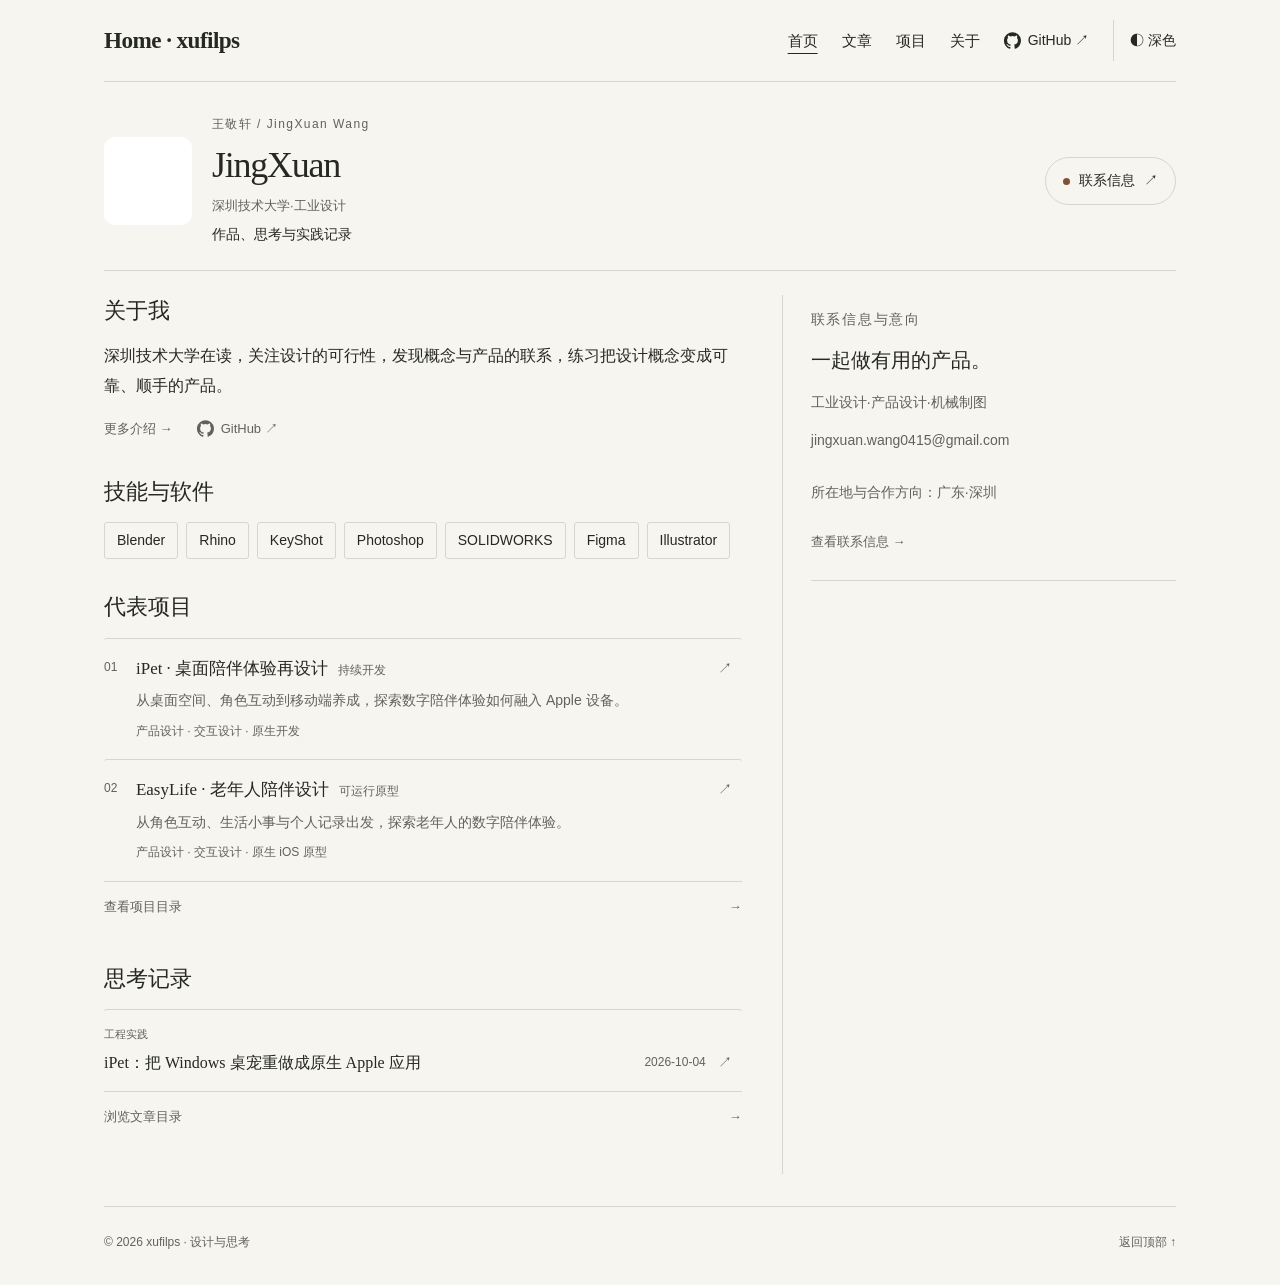
<file: index.html>
<!doctype html>
<html lang="zh-CN">
<head>
  <meta charset="utf-8">
  <meta name="viewport" content="width=device-width, initial-scale=1">
  <meta name="description" content="xufilps 的个人作品集：项目、思考与实践记录。">
  <meta name="color-scheme" content="light dark">
  <meta name="apple-mobile-web-app-title" content="xufilps">
  <link rel="icon" href="assets/site-icon.svg" type="image/svg+xml">
  <link rel="apple-touch-icon" href="apple-touch-icon.png" sizes="180x180">
  <title>Home · xufilps</title>
  <link rel="stylesheet" href="styles.css">
  <script src="theme.js" defer></script>
</head>
<body>
  <a class="skip-link" href="#main">跳至正文</a>
  <div class="site-shell" id="top">
    <header class="site-header">
      <a class="brand" href="./">Home · xufilps</a>
      <nav class="site-nav" aria-label="主导航">
        <a href="./" aria-current="page">首页</a>
        <a href="writing/">文章</a>
        <a href="projects/">项目</a>
        <a href="about/">关于</a>
      </nav>
      <a class="github-nav" href="https://github.com/xufilps" target="_blank" rel="noopener noreferrer" aria-label="xufilps 的 GitHub 主页">GitHub ↗</a>
      <button class="theme-toggle" type="button" data-theme-toggle aria-label="切换至深色模式" aria-pressed="false" hidden>◐ 深色</button>
    </header>

    <main id="main">
      <section class="compact-intro" aria-labelledby="home-title">
        <img class="small-portrait" src="assets/avatar-placeholder.svg" width="88" height="88" alt="头像占位图（待补充）">
        <div class="identity">
          <p class="eyebrow">王敬轩 / JingXuan Wang</p>
          <h1 id="home-title">JingXuan</h1>
          <p class="identity-meta">深圳技术大学·工业设计</p>
          <p class="intro-role">作品、思考与实践记录</p>
        </div>
        <a class="contact-pill" href="about/#contact"><span class="status-dot" aria-hidden="true"></span>联系信息 <span aria-hidden="true">↗</span></a>
      </section>

      <div class="home-layout">
        <div class="home-primary">
          <section class="home-section intro-section" aria-labelledby="about-heading">
            <div class="section-label"><h2 id="about-heading">关于我</h2></div>
            <div class="section-content">
              <p class="intro-text">深圳技术大学在读，关注设计的可行性，发现概念与产品的联系，练习把设计概念变成可靠、顺手的产品。</p>
              <div class="inline-links"><a href="about/">更多介绍 →</a><a class="github-link" href="https://github.com/xufilps" target="_blank" rel="noopener noreferrer">GitHub ↗</a></div>
            </div>
          </section>

          <section class="home-section" aria-labelledby="skills-heading">
            <div class="section-label"><h2 id="skills-heading">技能与软件</h2></div>
            <div class="section-content">
              <ul class="software-list" aria-label="我会的软件">
                <li>Blender</li>
                <li>Rhino</li>
                <li>KeyShot</li>
                <li>Photoshop</li>
                <li>SOLIDWORKS</li>
                <li>Figma</li>
                <li>Illustrator</li>
              </ul>
            </div>
          </section>

          <section class="home-section" aria-labelledby="project-heading">
            <div class="section-label"><h2 id="project-heading">代表项目</h2></div>
            <div class="section-content">
              <a class="repo-row" href="projects/ipet/">
                <span class="row-number">01</span>
                <span class="repo-content"><span class="repo-title"><strong>iPet · 桌面陪伴体验再设计</strong><small>持续开发</small></span><span class="repo-description">从桌面空间、角色互动到移动端养成，探索数字陪伴体验如何融入 Apple 设备。</span><span class="repo-tech">产品设计 · 交互设计 · 原生开发</span></span>
                <span class="row-arrow" aria-hidden="true">↗</span>
              </a>
              <a class="repo-row" href="projects/easylife/">
                <span class="row-number">02</span>
                <span class="repo-content"><span class="repo-title"><strong>EasyLife · 老年人陪伴设计</strong><small>可运行原型</small></span><span class="repo-description">从角色互动、生活小事与个人记录出发，探索老年人的数字陪伴体验。</span><span class="repo-tech">产品设计 · 交互设计 · 原生 iOS 原型</span></span>
                <span class="row-arrow" aria-hidden="true">↗</span>
              </a>
              <a class="more-link" href="projects/">查看项目目录 <span aria-hidden="true">→</span></a>
            </div>
          </section>

          <section class="home-section" aria-labelledby="essay-heading">
            <div class="section-label"><h2 id="essay-heading">思考记录</h2></div>
            <div class="section-content">
              <a class="essay-row" href="writing/ipet-native-apple/"><span class="essay-category">工程实践</span><strong>iPet：把 Windows 桌宠重做成原生 Apple 应用</strong><time class="essay-time" datetime="2026-10-04">2026-10-04</time><span class="row-arrow" aria-hidden="true">↗</span></a>
              <a class="more-link" href="writing/">浏览文章目录 <span aria-hidden="true">→</span></a>
            </div>
          </section>
        </div>

        <aside class="home-rail" aria-label="联系概览">
          <section class="rail-block"><p class="eyebrow">联系信息与意向</p>
            <h2>一起做有用的产品。</h2>
            <p>工业设计·产品设计·机械制图</p>
            <p>jingxuan.wang0415@gmail.com</p>
            <p class="rail-detail">所在地与合作方向：广东·深圳</p>
            <a href="about/#contact">查看联系信息 →</a></section>
        </aside>
      </div>
    </main>

    <footer class="site-footer"><span>© 2026 xufilps · 设计与思考</span><a href="#top">返回顶部 ↑</a></footer>
  </div>
</body>
</html>
</file>
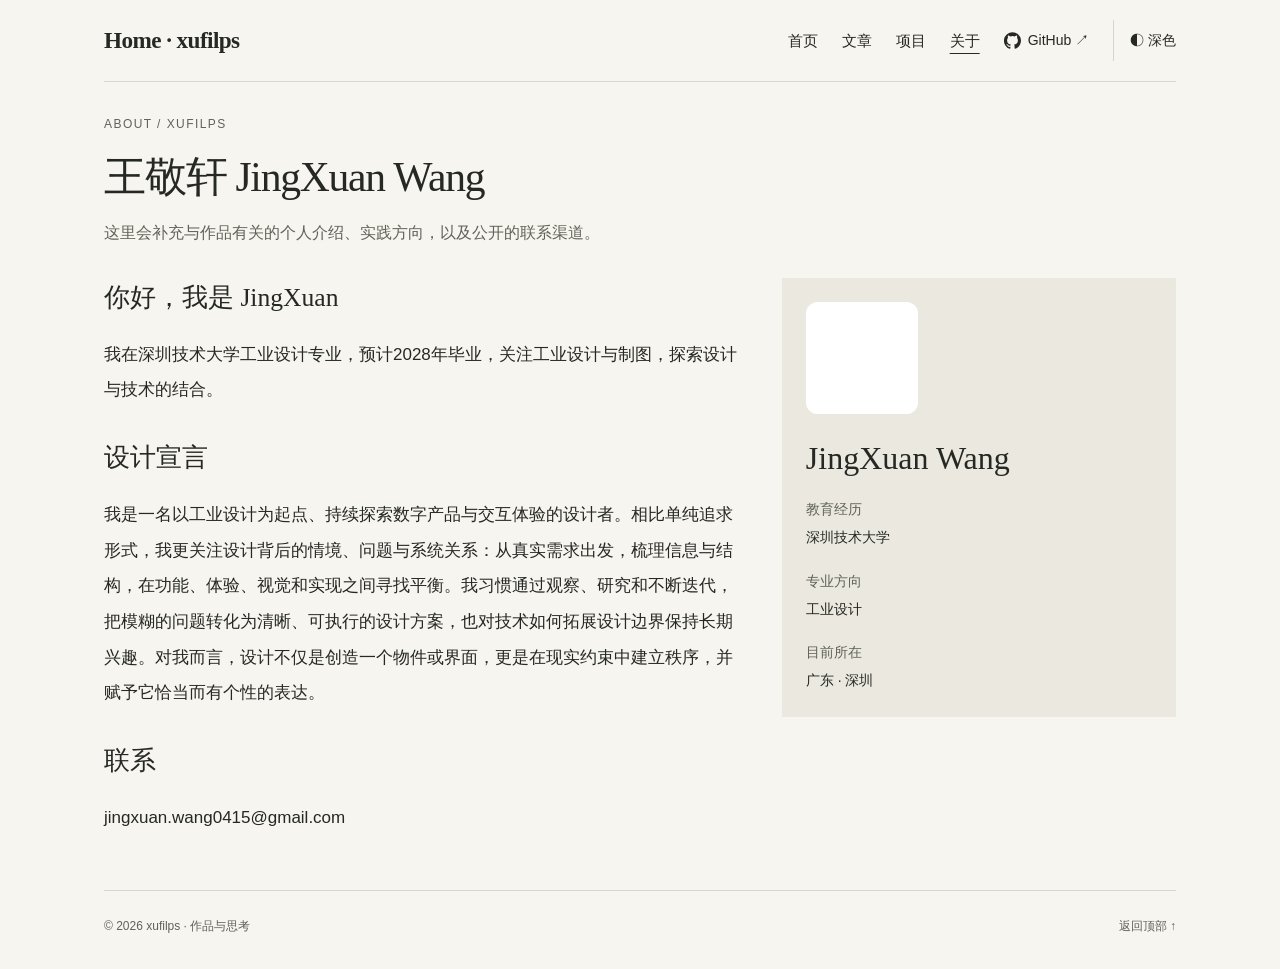
<file: about/index.html>
<!doctype html>
<html lang="zh-CN">
<head>
  <meta charset="utf-8">
  <meta name="viewport" content="width=device-width, initial-scale=1">
  <meta name="description" content="关于 xufilps 与这个作品集。">
  <meta name="color-scheme" content="light dark">
  <meta name="apple-mobile-web-app-title" content="xufilps">
  <link rel="icon" href="../assets/site-icon.svg" type="image/svg+xml">
  <link rel="apple-touch-icon" href="../apple-touch-icon.png" sizes="180x180">
  <title>关于 · xufilps</title>
  <link rel="stylesheet" href="../styles.css">
  <script src="../theme.js" defer></script>
</head>
<body>
  <a class="skip-link" href="#main">跳至正文</a>
  <div class="site-shell" id="top">
    <header class="site-header">
      <a class="brand" href="../">Home · xufilps</a>
      <nav class="site-nav" aria-label="主导航">
        <a href="../">首页</a>
        <a href="../writing/">文章</a>
        <a href="../projects/">项目</a>
        <a href="./" aria-current="page">关于</a>
      </nav>
      <a class="github-nav" href="https://github.com/xufilps" target="_blank" rel="noopener noreferrer" aria-label="xufilps 的 GitHub 主页">GitHub ↗</a>
      <button class="theme-toggle" type="button" data-theme-toggle aria-label="切换至深色模式" aria-pressed="false" hidden>◐ 深色</button>
    </header>
    <main id="main">
      <header class="page-intro">
        <p class="eyebrow">ABOUT / XUFILPS</p>
        <h1>王敬轩 JingXuan Wang</h1>
        <p>这里会补充与作品有关的个人介绍、实践方向，以及公开的联系渠道。</p></header>
      <div class="about-layout">
        <div class="prose">
          <!-- 请在本人确认后再加入真实经历、能力、项目贡献和联系方式。 -->
          <h2>你好，我是 JingXuan</h2>
          <p>我在深圳技术大学工业设计专业，预计2028年毕业，关注工业设计与制图，探索设计与技术的结合。</p>
          <h2>设计宣言</h2>
          <p>我是一名以工业设计为起点、持续探索数字产品与交互体验的设计者。相比单纯追求形式，我更关注设计背后的情境、问题与系统关系：从真实需求出发，梳理信息与结构，在功能、体验、视觉和实现之间寻找平衡。我习惯通过观察、研究和不断迭代，把模糊的问题转化为清晰、可执行的设计方案，也对技术如何拓展设计边界保持长期兴趣。对我而言，设计不仅是创造一个物件或界面，更是在现实约束中建立秩序，并赋予它恰当而有个性的表达。</p>
          <h2 id="contact">联系</h2>
          <p>jingxuan.wang0415@gmail.com</p>
          <!-- 未来可以补充更多联系方式、社交媒体和合作意向。并添加合适的SVG。 -->
        </div>
        <aside class="profile-note" aria-label="个人资料概览">
          <img class="about-avatar" src="../assets/avatar-placeholder.svg" width="112" height="112" alt="头像占位图（待补充）">
          <h2>JingXuan Wang</h2>
          <dl>
            <dt>教育经历</dt>
            <dd>深圳技术大学</dd>
            <dt>专业方向</dt>
            <dd>工业设计</dd>
            <dt>目前所在</dt>
            <dd>广东 · 深圳</dd>
          </dl>
        </aside>
      </div>
    </main>
    <footer class="site-footer"><span>© 2026 xufilps · 作品与思考</span><a href="#top">返回顶部 ↑</a></footer>
  </div>
</body>
</html>
</file>
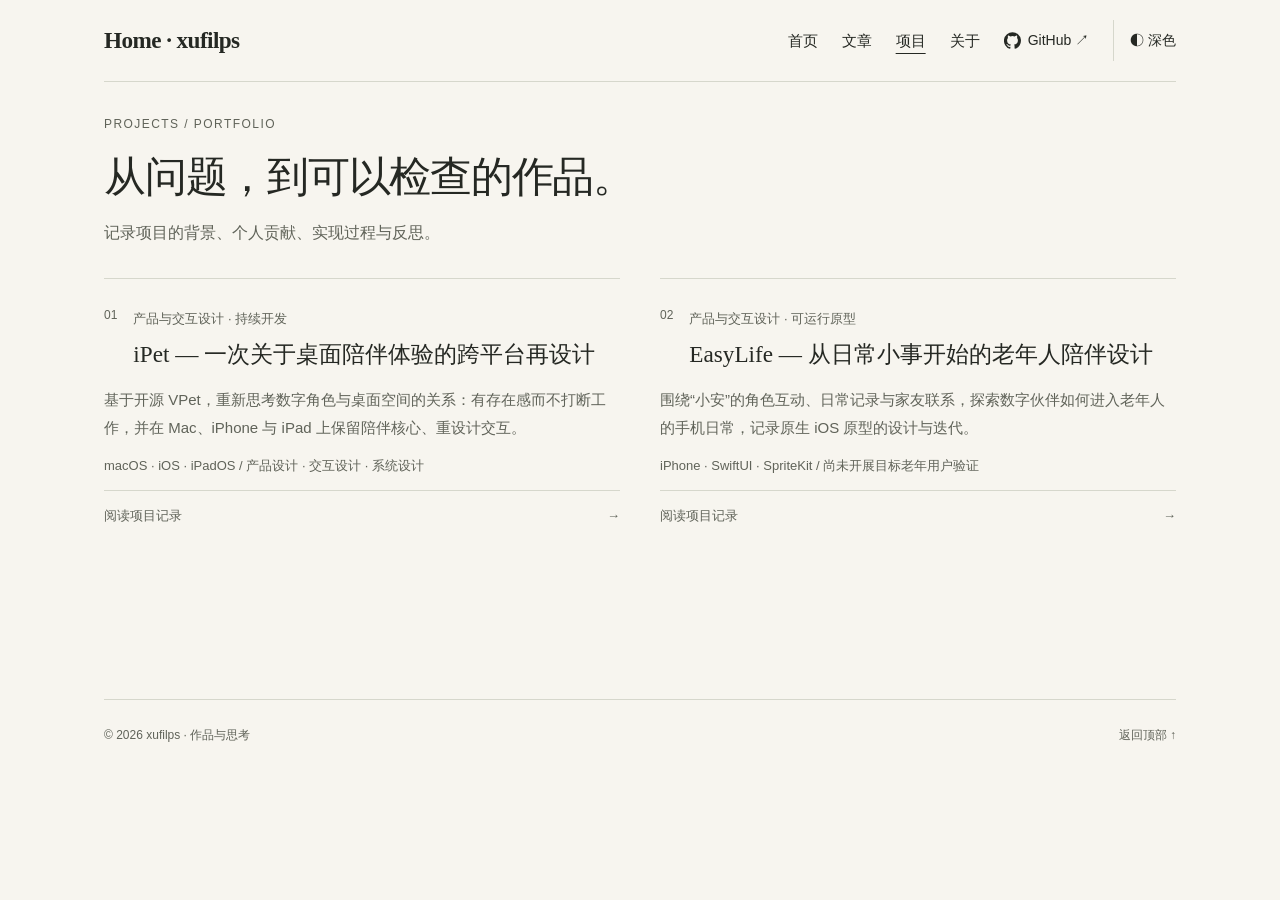
<file: projects/index.html>
<!doctype html>
<html lang="zh-CN">
<head>
  <meta charset="utf-8">
  <meta name="viewport" content="width=device-width, initial-scale=1">
  <meta name="description" content="xufilps 的项目与作品目录。">
  <meta name="color-scheme" content="light dark">
  <meta name="apple-mobile-web-app-title" content="xufilps">
  <link rel="icon" href="../assets/site-icon.svg" type="image/svg+xml">
  <link rel="apple-touch-icon" href="../apple-touch-icon.png" sizes="180x180">
  <title>项目 · xufilps</title>
  <link rel="stylesheet" href="../styles.css">
  <script src="../theme.js" defer></script>
</head>
<body>
  <a class="skip-link" href="#main">跳至正文</a>
  <div class="site-shell" id="top">
    <header class="site-header">
      <a class="brand" href="../">Home · xufilps</a>
      <nav class="site-nav" aria-label="主导航">
        <a href="../">首页</a>
        <a href="../writing/">文章</a>
        <a href="./" aria-current="page">项目</a>
        <a href="../about/">关于</a>
      </nav>
      <a class="github-nav" href="https://github.com/xufilps" target="_blank" rel="noopener noreferrer" aria-label="xufilps 的 GitHub 主页">GitHub ↗</a>
      <button class="theme-toggle" type="button" data-theme-toggle aria-label="切换至深色模式" aria-pressed="false" hidden>◐ 深色</button>
    </header>
    <main id="main">
      <header class="page-intro"><p class="eyebrow">PROJECTS / PORTFOLIO</p><h1 class="project-title"><span>从问题，</span><span>到可以检查的作品。</span></h1><p>记录项目的背景、个人贡献、实现过程与反思。</p></header>
      <section class="project-index" aria-label="项目目录">
        <article class="project-entry">
          <div class="project-entry-head"><span class="row-number">01</span><div><span class="repo-status">产品与交互设计 · 持续开发</span><h2><a href="ipet/">iPet — 一次关于桌面陪伴体验的跨平台再设计</a></h2></div></div>
          <p>基于开源 VPet，重新思考数字角色与桌面空间的关系：有存在感而不打断工作，并在 Mac、iPhone 与 iPad 上保留陪伴核心、重设计交互。</p>
          <p class="project-boundary">macOS · iOS · iPadOS / 产品设计 · 交互设计 · 系统设计</p>
          <a class="more-link" href="ipet/">阅读项目记录 <span aria-hidden="true">→</span></a>
        </article>
        <article class="project-entry">
          <div class="project-entry-head"><span class="row-number">02</span><div><span class="repo-status">产品与交互设计 · 可运行原型</span><h2><a href="easylife/">EasyLife — 从日常小事开始的老年人陪伴设计</a></h2></div></div>
          <p>围绕“小安”的角色互动、日常记录与家友联系，探索数字伙伴如何进入老年人的手机日常，记录原生 iOS 原型的设计与迭代。</p>
          <p class="project-boundary">iPhone · SwiftUI · SpriteKit / 尚未开展目标老年用户验证</p>
          <a class="more-link" href="easylife/">阅读项目记录 <span aria-hidden="true">→</span></a>
        </article>
      </section>
    </main>
    <footer class="site-footer"><span>© 2026 xufilps · 作品与思考</span><a href="#top">返回顶部 ↑</a></footer>
  </div>
</body>
</html>
</file>
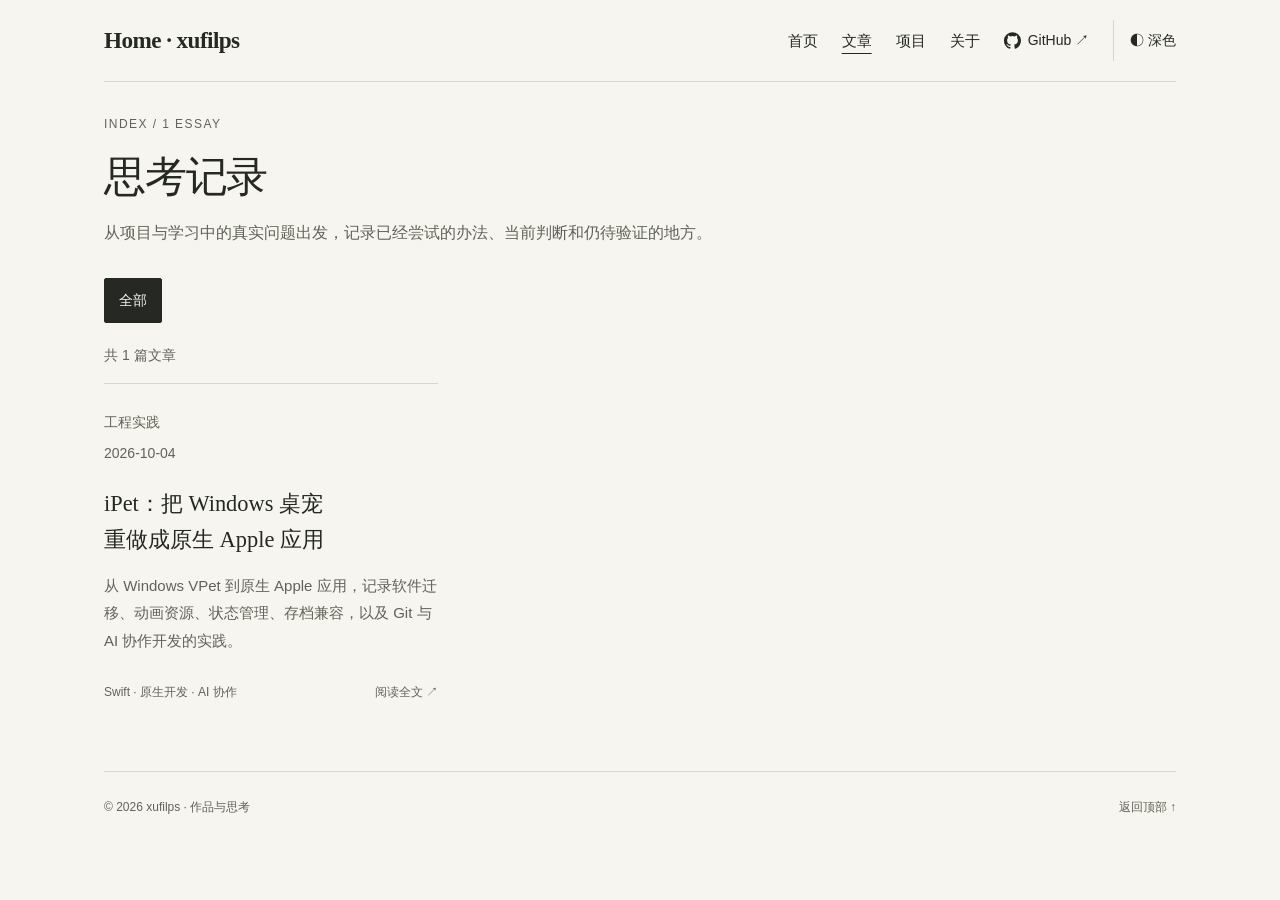
<file: writing/index.html>
<!doctype html>
<html lang="zh-CN">
<head>
  <meta charset="utf-8">
  <meta name="viewport" content="width=device-width, initial-scale=1">
  <meta name="description" content="xufilps 的文章与思考记录。">
  <meta name="color-scheme" content="light dark">
  <meta name="apple-mobile-web-app-title" content="xufilps">
  <link rel="icon" href="../assets/site-icon.svg" type="image/svg+xml">
  <link rel="apple-touch-icon" href="../apple-touch-icon.png" sizes="180x180">
  <title>文章 · xufilps</title>
  <link rel="stylesheet" href="../styles.css">
  <script src="../theme.js" defer></script>
</head>
<body>
  <a class="skip-link" href="#main">跳至正文</a>
  <div class="site-shell" id="top">
    <header class="site-header">
      <a class="brand" href="../">Home · xufilps</a>
      <nav class="site-nav" aria-label="主导航">
        <a href="../">首页</a>
        <a href="./" aria-current="page">文章</a>
        <a href="../projects/">项目</a>
        <a href="../about/">关于</a>
      </nav>
      <a class="github-nav" href="https://github.com/xufilps" target="_blank" rel="noopener noreferrer" aria-label="xufilps 的 GitHub 主页">GitHub ↗</a>
      <button class="theme-toggle" type="button" data-theme-toggle aria-label="切换至深色模式" aria-pressed="false" hidden>◐ 深色</button>
    </header>
    <main id="main">
      <header class="page-intro"><p class="eyebrow">INDEX / 1 ESSAY</p><h1>思考记录</h1><p>从项目与学习中的真实问题出发，记录已经尝试的办法、当前判断和仍待验证的地方。</p></header>
      <div class="filters" aria-label="文章分类"><button type="button" aria-pressed="true">全部</button></div>
      <p class="result-count" aria-live="polite">共 1 篇文章</p>
      <div class="post-grid">
        <article class="post-card">
          <div class="card-meta"><span>工程实践</span><time datetime="2026-10-04">2026-10-04</time></div>
          <h2><a href="ipet-native-apple/">iPet：把 Windows 桌宠重做成原生 Apple 应用</a></h2>
          <p>从 Windows VPet 到原生 Apple 应用，记录软件迁移、动画资源、状态管理、存档兼容，以及 Git 与 AI 协作开发的实践。</p>
          <div class="card-bottom"><span>Swift · 原生开发 · AI 协作</span><a href="ipet-native-apple/" aria-label="阅读 iPet：把 Windows 桌宠重做成原生 Apple 应用">阅读全文 ↗</a></div>
        </article>
      </div>
    </main>
    <footer class="site-footer"><span>© 2026 xufilps · 作品与思考</span><a href="#top">返回顶部 ↑</a></footer>
  </div>
</body>
</html>
</file>
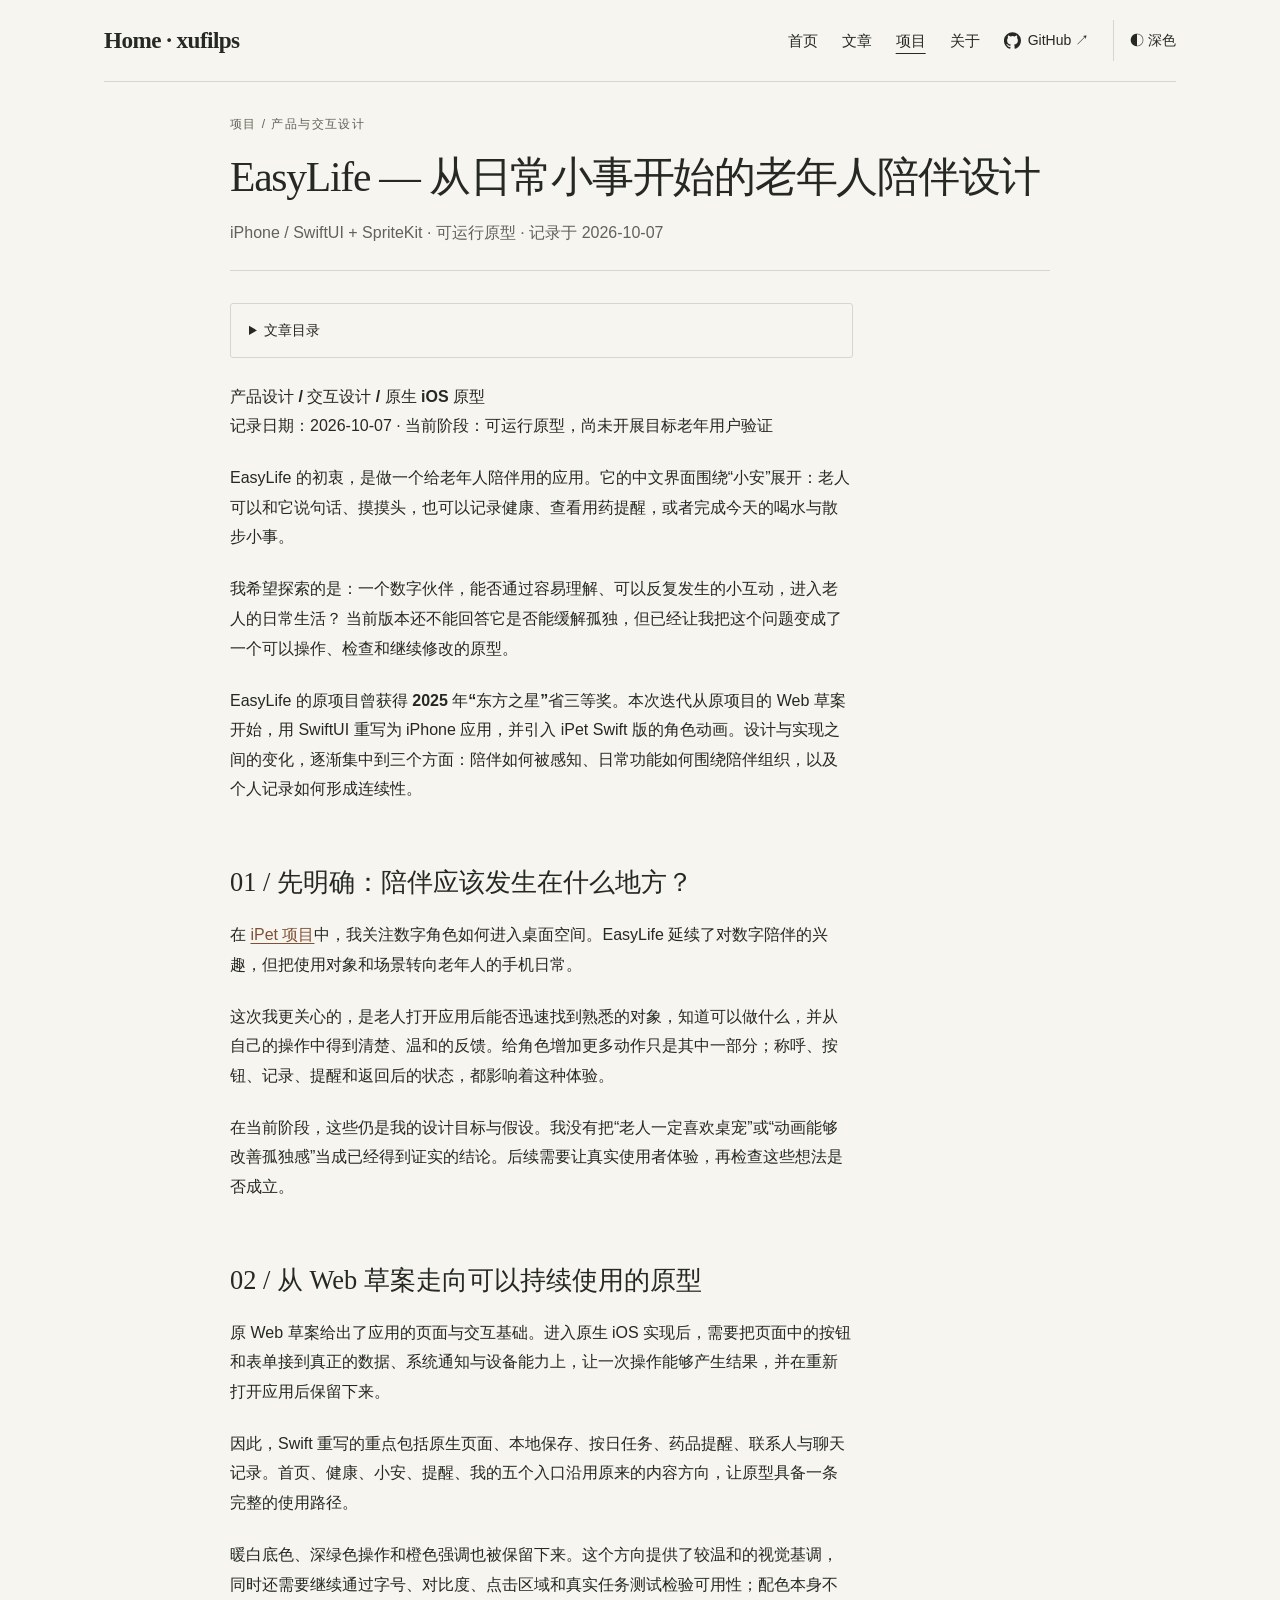
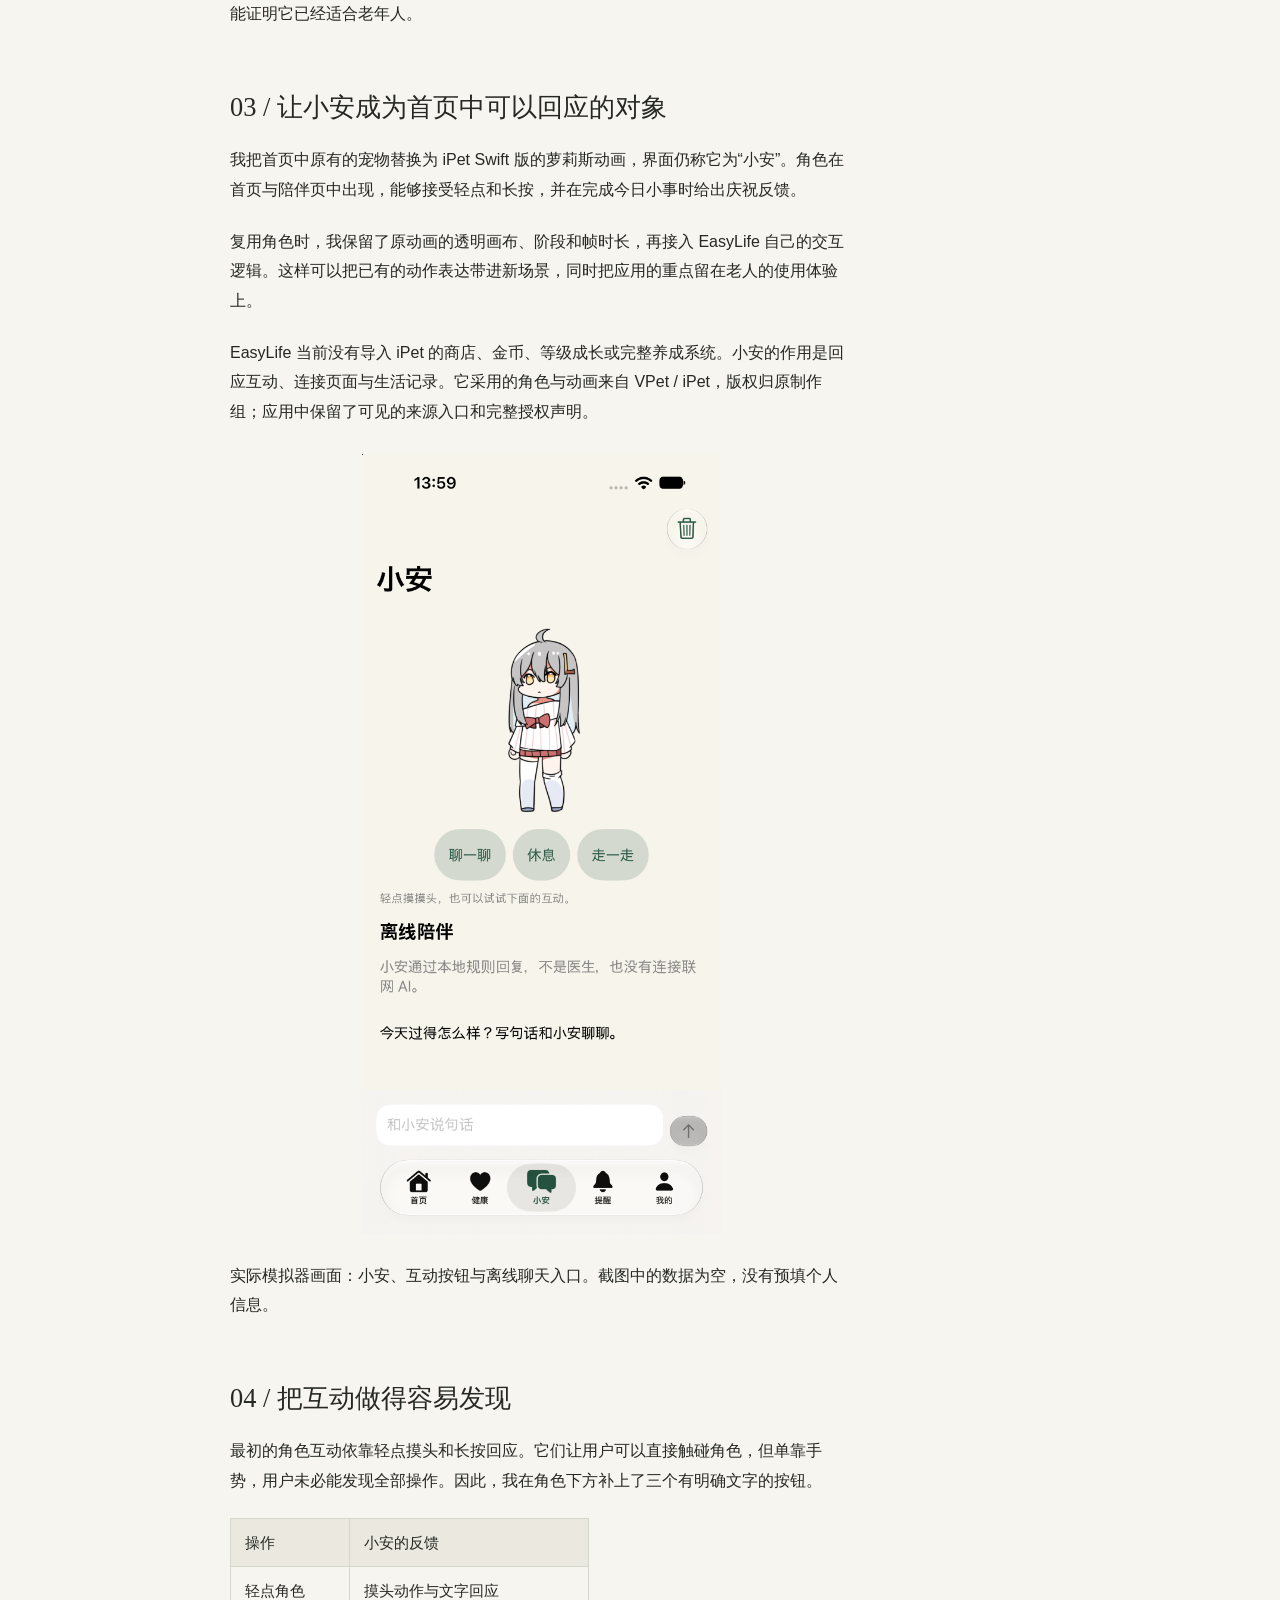
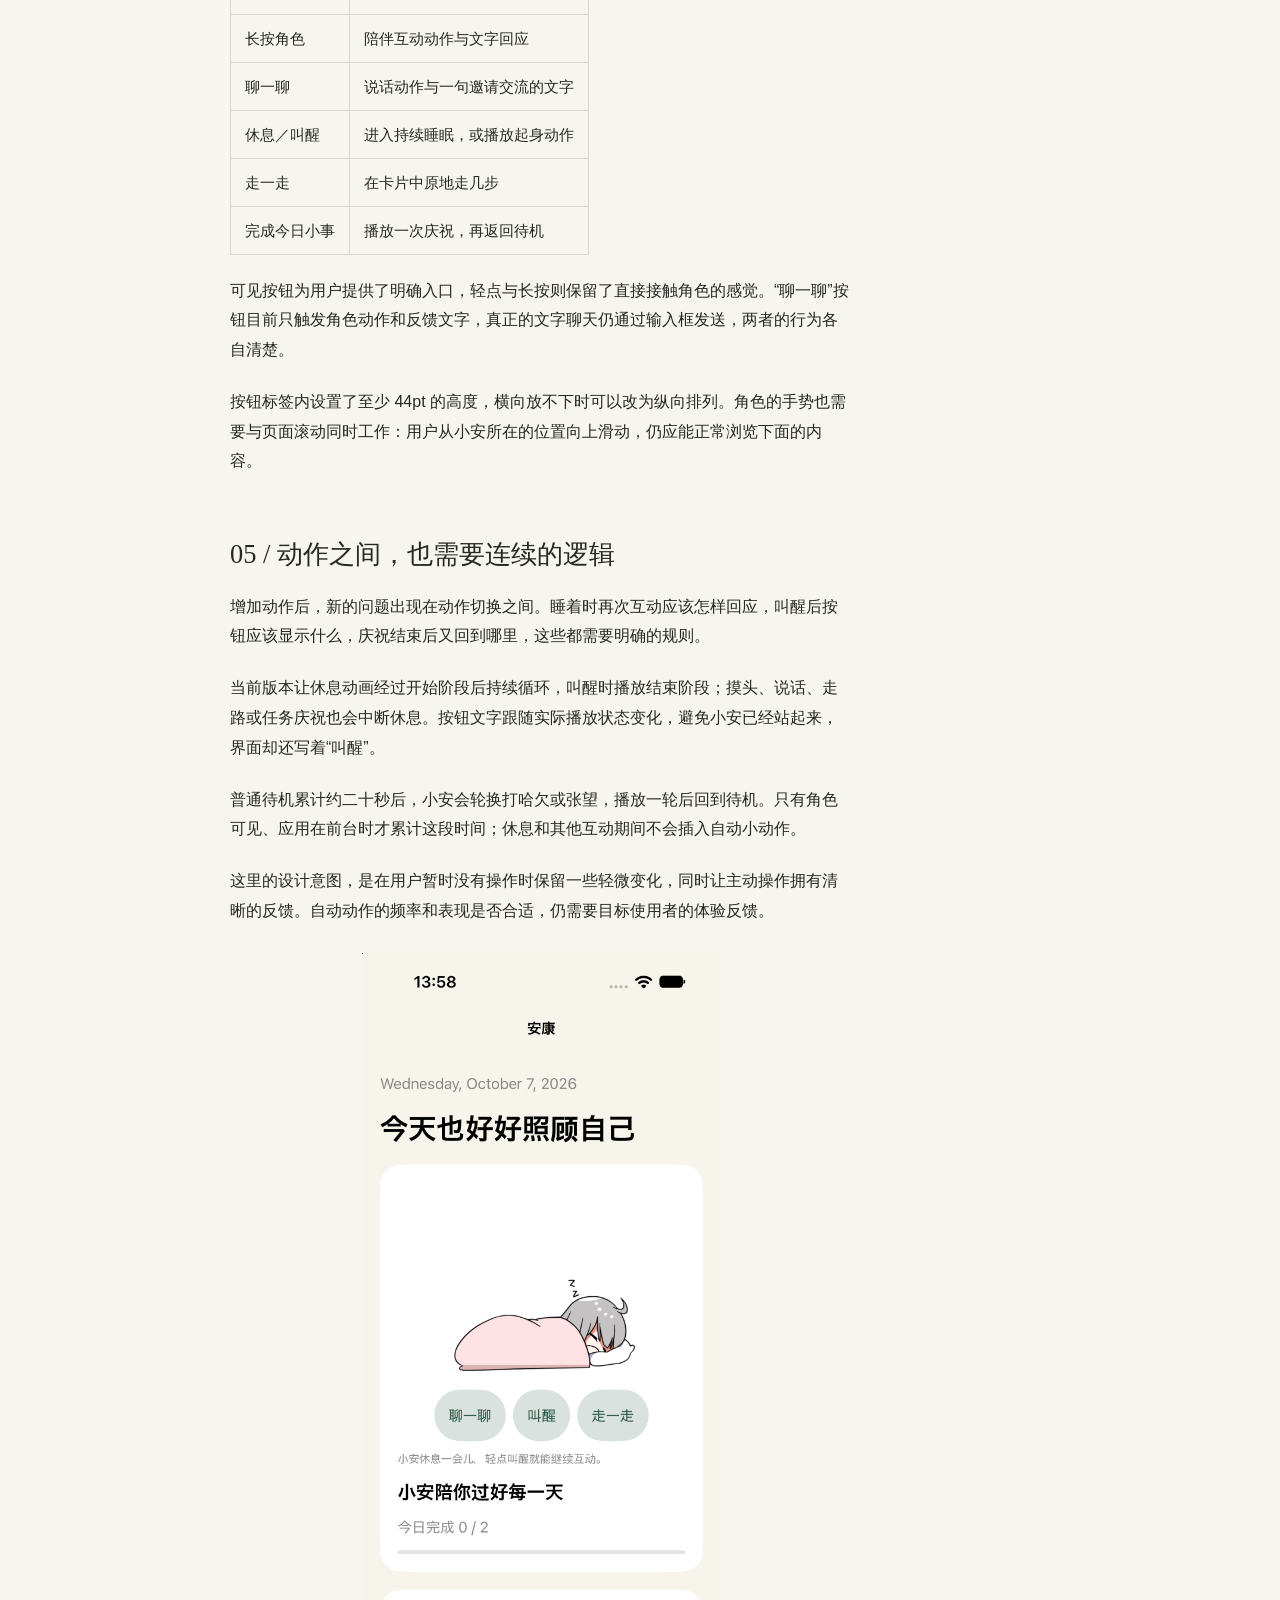
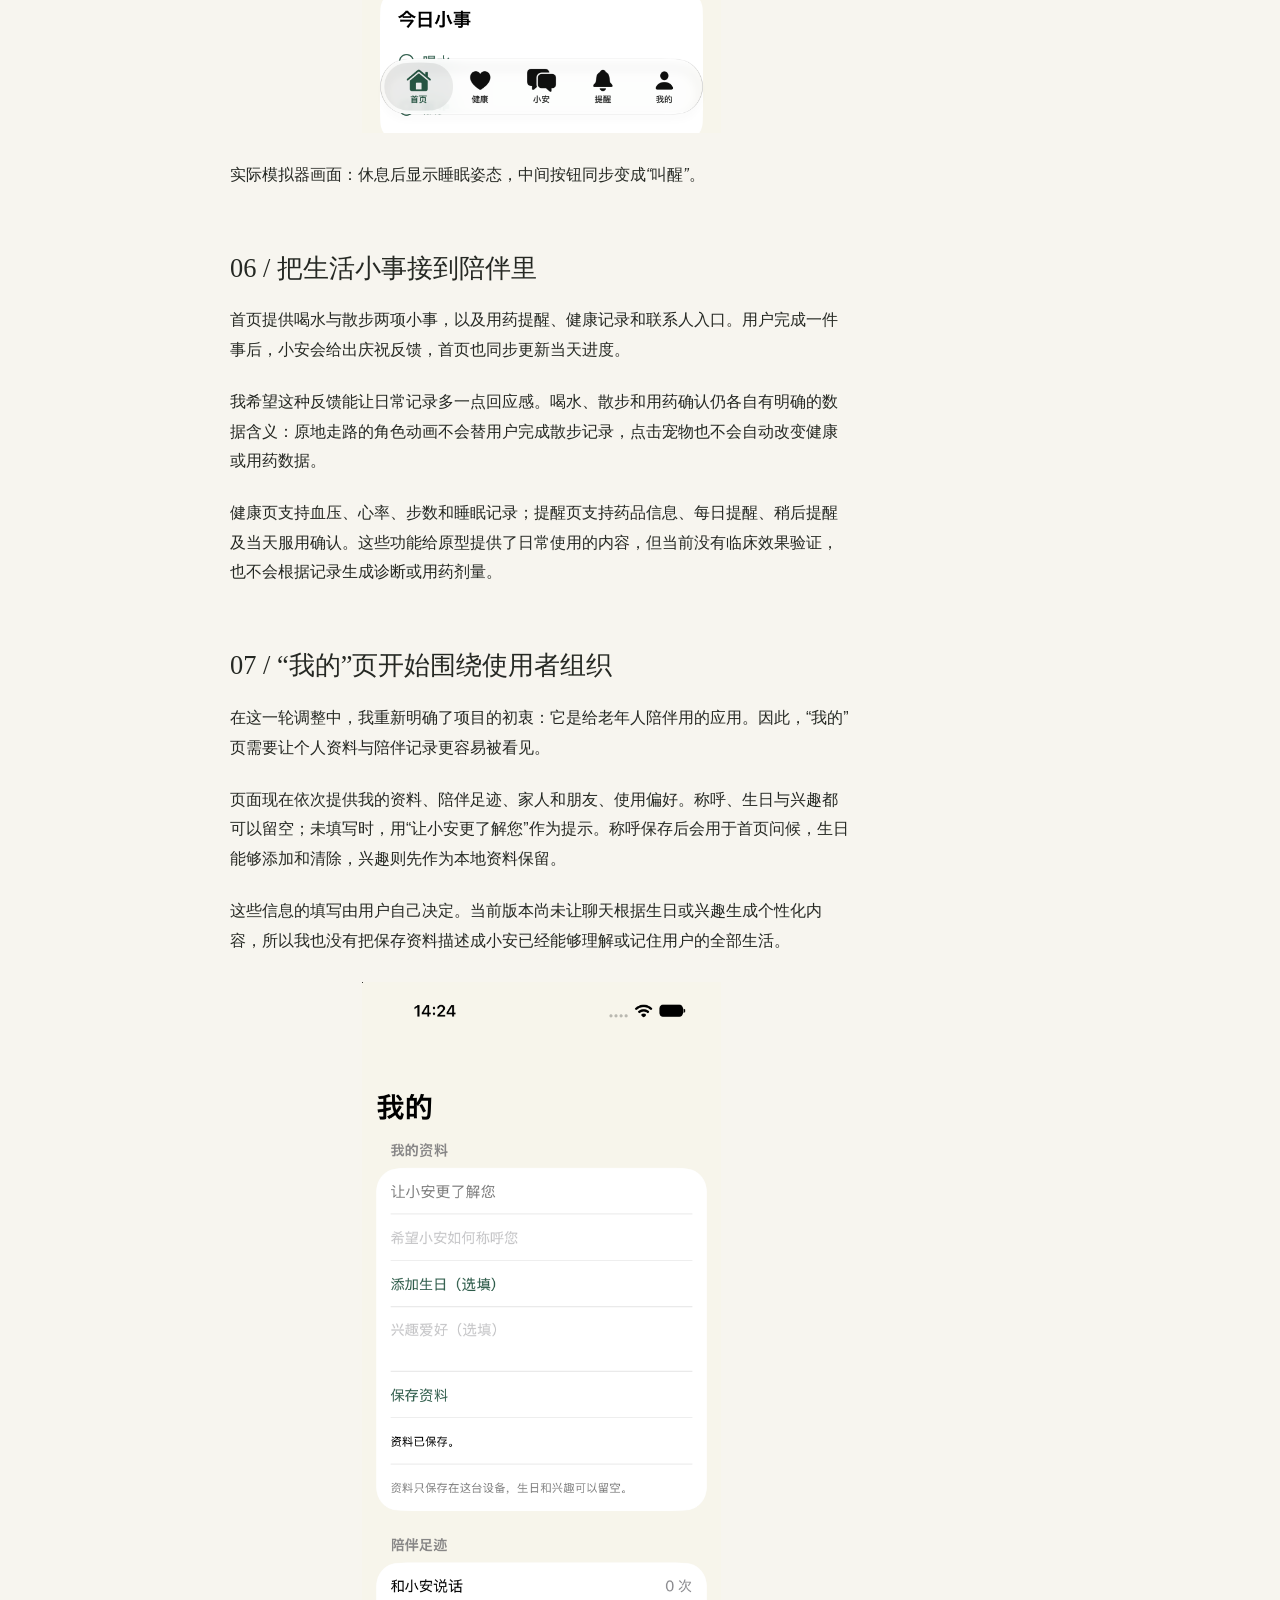
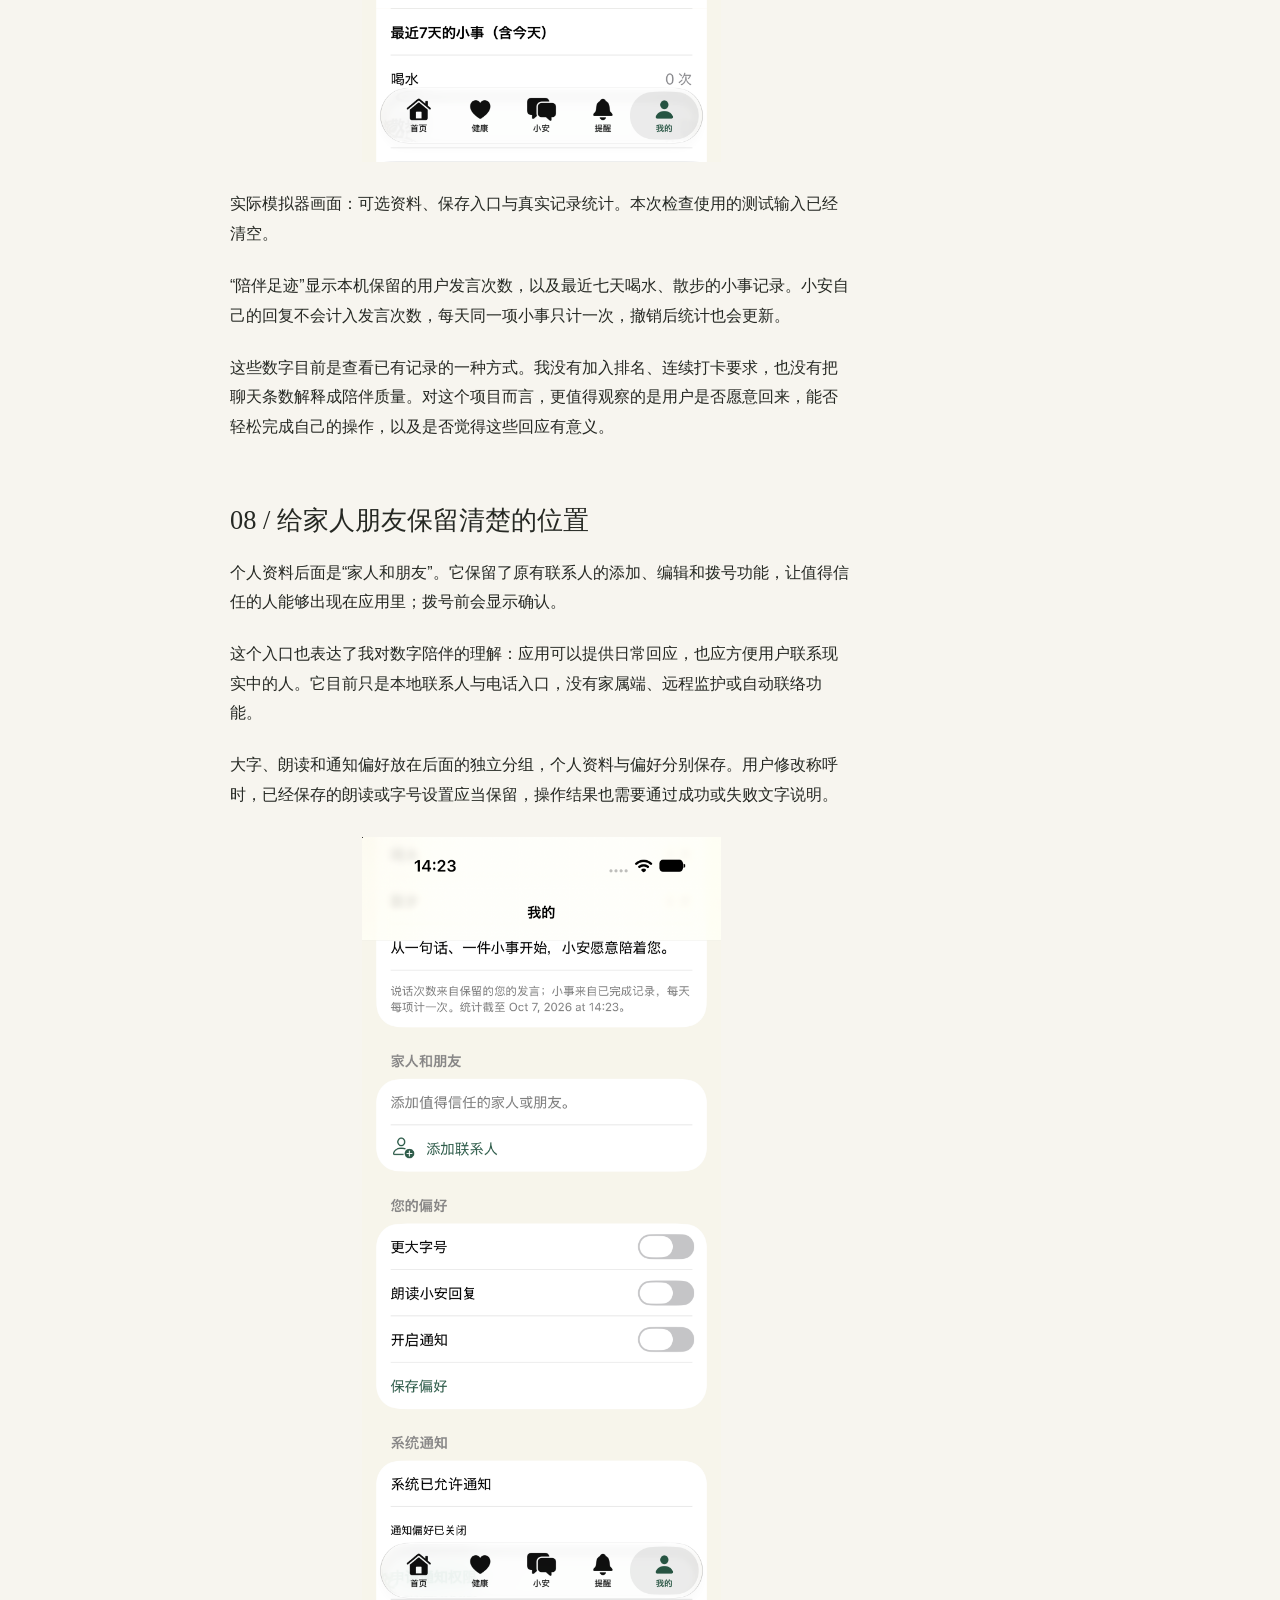
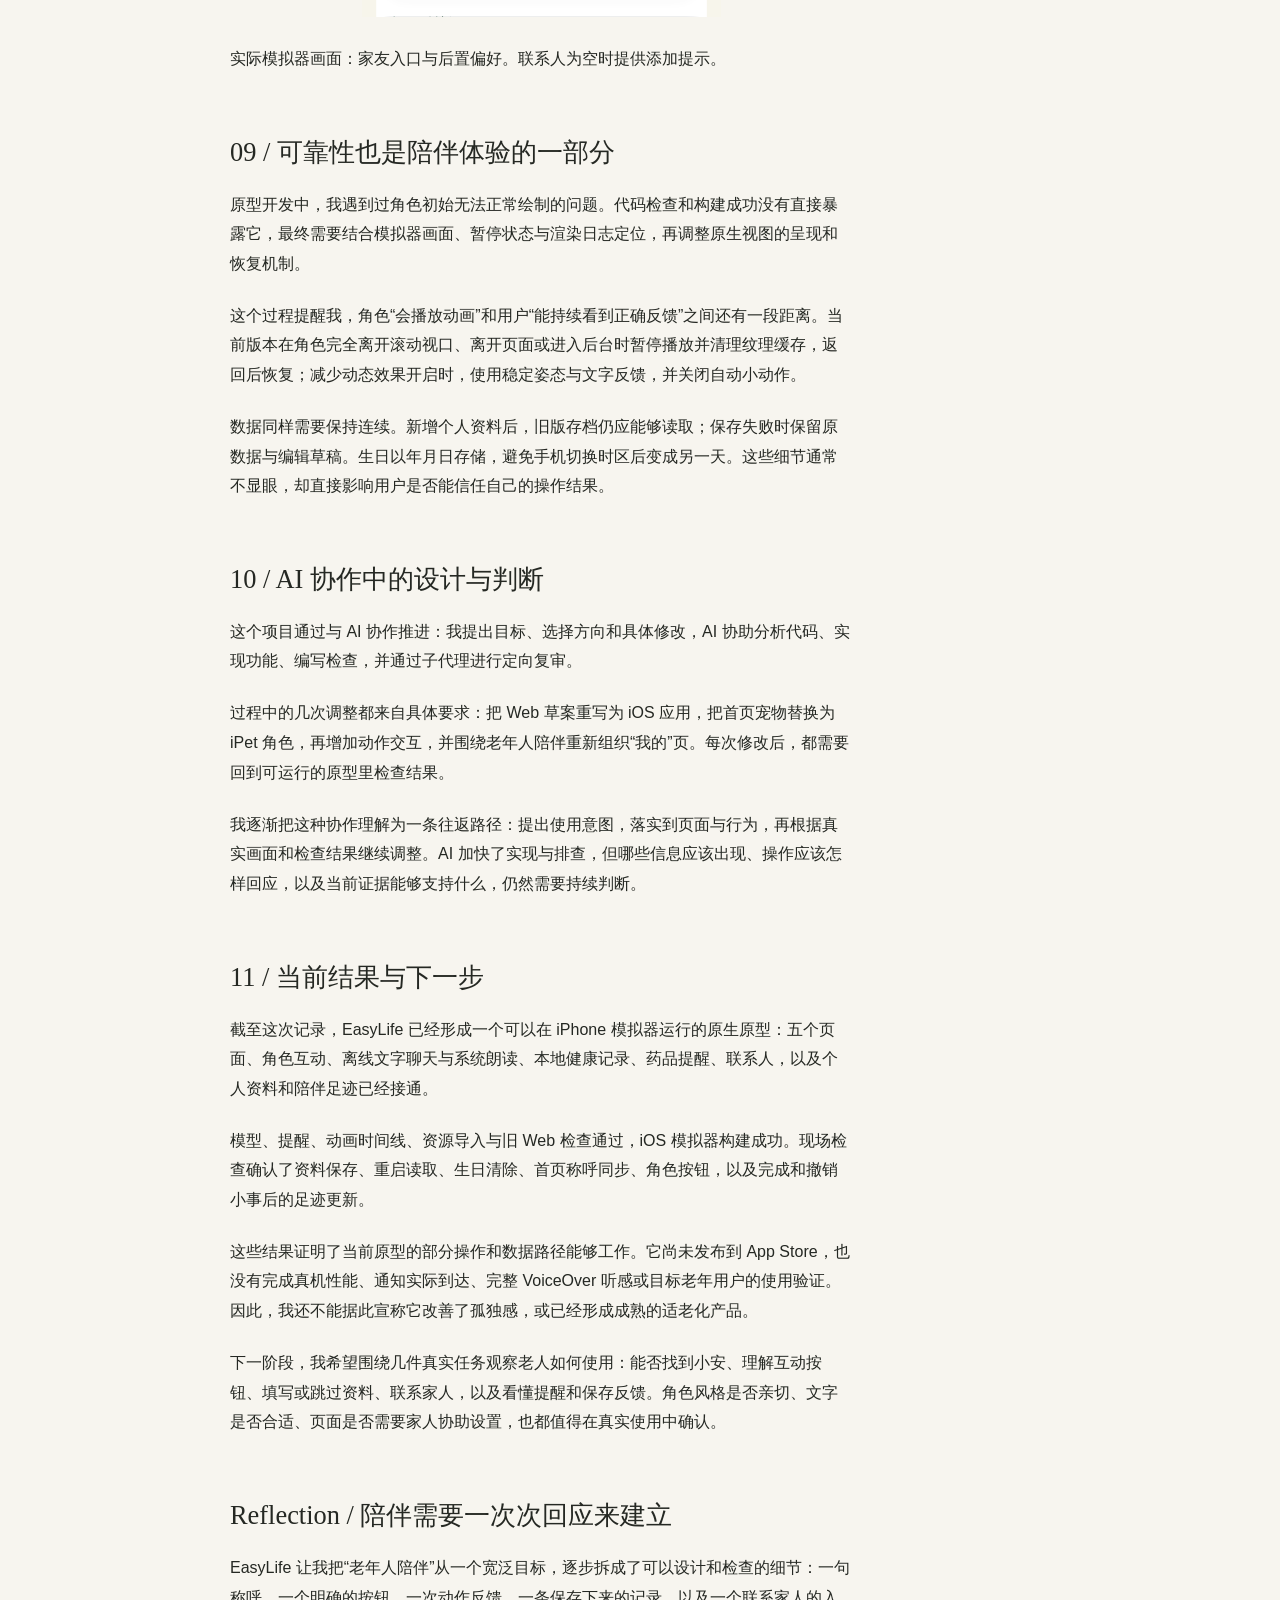
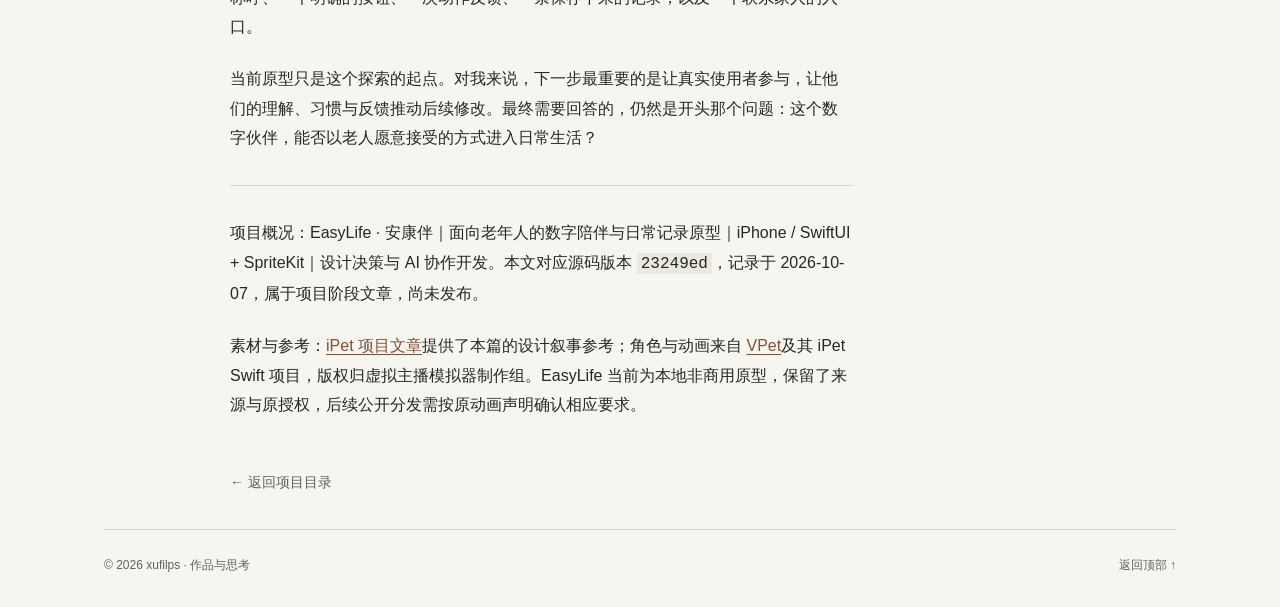
<file: projects/easylife/index.html>
<!doctype html>
<html lang="zh-CN">
<head>
  <meta charset="utf-8">
  <meta name="viewport" content="width=device-width, initial-scale=1">
  <meta name="description" content="以小安的角色互动、日常记录与家友联系，探索老年人的数字陪伴体验。当前为可运行
iOS 原型，尚未开展目标老年用户验证。">
  <meta name="color-scheme" content="light dark">
  <meta name="apple-mobile-web-app-title" content="xufilps">
  <link rel="icon" href="../../assets/site-icon.svg" type="image/svg+xml">
  <link rel="apple-touch-icon" href="../../apple-touch-icon.png" sizes="180x180">
  <title>EasyLife — 从日常小事开始的老年人陪伴设计 · xufilps</title>
  <link rel="stylesheet" href="../../styles.css">
  <script src="../../theme.js" defer></script>
</head>
<body>
  <a class="skip-link" href="#main">跳至正文</a>
  <div class="site-shell" id="top">
    <header class="site-header">
      <a class="brand" href="../../">Home · xufilps</a>
      <nav class="site-nav" aria-label="主导航">
        <a href="../../">首页</a>
        <a href="../../writing/">文章</a>
        <a href="../" aria-current="page">项目</a>
        <a href="../../about/">关于</a>
      </nav>
      <a class="github-nav" href="https://github.com/xufilps" target="_blank" rel="noopener noreferrer" aria-label="xufilps 的 GitHub 主页">GitHub ↗</a>
      <button class="theme-toggle" type="button" data-theme-toggle aria-label="切换至深色模式" aria-pressed="false" hidden>◐ 深色</button>
    </header>
    <main id="main" class="article-page">
      <header class="page-intro article-intro">
        <p class="eyebrow">项目 / 产品与交互设计</p>
        <h1>EasyLife — 从日常小事开始的老年人陪伴设计</h1>
        <p class="article-meta">iPhone / SwiftUI + SpriteKit ·
可运行原型 · 记录于 2026-10-07</p>
      </header>
      <article class="article-body">
        <details class="project-toc">
          <summary>文章目录</summary>
          <nav aria-label="文章目录">
<ul>
<li><a href="#01--先明确陪伴应该发生在什么地方"
id="toc-01--先明确陪伴应该发生在什么地方">01 /
先明确：陪伴应该发生在什么地方？</a></li>
<li><a href="#02--从-web-草案走向可以持续使用的原型"
id="toc-02--从-web-草案走向可以持续使用的原型">02 / 从 Web
草案走向可以持续使用的原型</a></li>
<li><a href="#03--让小安成为首页中可以回应的对象"
id="toc-03--让小安成为首页中可以回应的对象">03 /
让小安成为首页中可以回应的对象</a></li>
<li><a href="#04--把互动做得容易发现" id="toc-04--把互动做得容易发现">04
/ 把互动做得容易发现</a></li>
<li><a href="#05--动作之间也需要连续的逻辑"
id="toc-05--动作之间也需要连续的逻辑">05 /
动作之间，也需要连续的逻辑</a></li>
<li><a href="#06--把生活小事接到陪伴里"
id="toc-06--把生活小事接到陪伴里">06 / 把生活小事接到陪伴里</a></li>
<li><a href="#07--我的页开始围绕使用者组织"
id="toc-07--我的页开始围绕使用者组织">07 /
“我的”页开始围绕使用者组织</a></li>
<li><a href="#08--给家人朋友保留清楚的位置"
id="toc-08--给家人朋友保留清楚的位置">08 /
给家人朋友保留清楚的位置</a></li>
<li><a href="#09--可靠性也是陪伴体验的一部分"
id="toc-09--可靠性也是陪伴体验的一部分">09 /
可靠性也是陪伴体验的一部分</a></li>
<li><a href="#10--ai-协作中的设计与判断"
id="toc-10--ai-协作中的设计与判断">10 / AI 协作中的设计与判断</a></li>
<li><a href="#11--当前结果与下一步" id="toc-11--当前结果与下一步">11 /
当前结果与下一步</a></li>
<li><a href="#reflection--陪伴需要一次次回应来建立"
id="toc-reflection--陪伴需要一次次回应来建立">Reflection /
陪伴需要一次次回应来建立</a></li>
</ul>
          </nav>
        </details>
<p><strong>产品设计 / 交互设计 / 原生 iOS 原型</strong><br />
记录日期：2026-10-07 ·
当前阶段：可运行原型，尚未开展目标老年用户验证</p>
<p>EasyLife
的初衷，是做一个给老年人陪伴用的应用。它的中文界面围绕“小安”展开：老人可以和它说句话、摸摸头，也可以记录健康、查看用药提醒，或者完成今天的喝水与散步小事。</p>
<p>我希望探索的是：<strong>一个数字伙伴，能否通过容易理解、可以反复发生的小互动，进入老人的日常生活？</strong>
当前版本还不能回答它是否能缓解孤独，但已经让我把这个问题变成了一个可以操作、检查和继续修改的原型。</p>
<p>EasyLife 的原项目曾获得 <strong>2025
年“东方之星”省三等奖</strong>。本次迭代从原项目的 Web 草案开始，用
SwiftUI 重写为 iPhone 应用，并引入 iPet Swift
版的角色动画。设计与实现之间的变化，逐渐集中到三个方面：陪伴如何被感知、日常功能如何围绕陪伴组织，以及个人记录如何形成连续性。</p>
<h2 id="01--先明确陪伴应该发生在什么地方">01 /
先明确：陪伴应该发生在什么地方？</h2>
<p>在 <a href="https://xufilps.github.io/projects/ipet/">iPet
项目</a>中，我关注数字角色如何进入桌面空间。EasyLife
延续了对数字陪伴的兴趣，但把使用对象和场景转向老年人的手机日常。</p>
<p>这次我更关心的，是老人打开应用后能否迅速找到熟悉的对象，知道可以做什么，并从自己的操作中得到清楚、温和的反馈。给角色增加更多动作只是其中一部分；称呼、按钮、记录、提醒和返回后的状态，都影响着这种体验。</p>
<p>在当前阶段，这些仍是我的设计目标与假设。我没有把“老人一定喜欢桌宠”或“动画能够改善孤独感”当成已经得到证实的结论。后续需要让真实使用者体验，再检查这些想法是否成立。</p>
<h2 id="02--从-web-草案走向可以持续使用的原型">02 / 从 Web
草案走向可以持续使用的原型</h2>
<p>原 Web 草案给出了应用的页面与交互基础。进入原生 iOS
实现后，需要把页面中的按钮和表单接到真正的数据、系统通知与设备能力上，让一次操作能够产生结果，并在重新打开应用后保留下来。</p>
<p>因此，Swift
重写的重点包括原生页面、本地保存、按日任务、药品提醒、联系人与聊天记录。首页、健康、小安、提醒、我的五个入口沿用原来的内容方向，让原型具备一条完整的使用路径。</p>
<p>暖白底色、深绿色操作和橙色强调也被保留下来。这个方向提供了较温和的视觉基调，同时还需要继续通过字号、对比度、点击区域和真实任务测试检验可用性；配色本身不能证明它已经适合老年人。</p>
<h2 id="03--让小安成为首页中可以回应的对象">03 /
让小安成为首页中可以回应的对象</h2>
<p>我把首页中原有的宠物替换为 iPet Swift
版的萝莉斯动画，界面仍称它为“小安”。角色在首页与陪伴页中出现，能够接受轻点和长按，并在完成今日小事时给出庆祝反馈。</p>
<p>复用角色时，我保留了原动画的透明画布、阶段和帧时长，再接入 EasyLife
自己的交互逻辑。这样可以把已有的动作表达带进新场景，同时把应用的重点留在老人的使用体验上。</p>
<p>EasyLife 当前没有导入 iPet
的商店、金币、等级成长或完整养成系统。小安的作用是回应互动、连接页面与生活记录。它采用的角色与动画来自
VPet /
iPet，版权归原制作组；应用中保留了可见的来源入口和完整授权声明。</p>
<p><img
src="assets/EasyLife-2026-10-07-v1/EasyLife-2026-10-07-ipet-companion-v3.png"
alt="小安陪伴页与三个互动按钮" /></p>
<p><em>实际模拟器画面：小安、互动按钮与离线聊天入口。截图中的数据为空，没有预填个人信息。</em></p>
<h2 id="04--把互动做得容易发现">04 / 把互动做得容易发现</h2>
<p>最初的角色互动依靠轻点摸头和长按回应。它们让用户可以直接触碰角色，但单靠手势，用户未必能发现全部操作。因此，我在角色下方补上了三个有明确文字的按钮。</p>
<table>
<thead>
<tr>
<th>操作</th>
<th>小安的反馈</th>
</tr>
</thead>
<tbody>
<tr>
<td>轻点角色</td>
<td>摸头动作与文字回应</td>
</tr>
<tr>
<td>长按角色</td>
<td>陪伴互动动作与文字回应</td>
</tr>
<tr>
<td>聊一聊</td>
<td>说话动作与一句邀请交流的文字</td>
</tr>
<tr>
<td>休息／叫醒</td>
<td>进入持续睡眠，或播放起身动作</td>
</tr>
<tr>
<td>走一走</td>
<td>在卡片中原地走几步</td>
</tr>
<tr>
<td>完成今日小事</td>
<td>播放一次庆祝，再返回待机</td>
</tr>
</tbody>
</table>
<p>可见按钮为用户提供了明确入口，轻点与长按则保留了直接接触角色的感觉。“聊一聊”按钮目前只触发角色动作和反馈文字，真正的文字聊天仍通过输入框发送，两者的行为各自清楚。</p>
<p>按钮标签内设置了至少 44pt
的高度，横向放不下时可以改为纵向排列。角色的手势也需要与页面滚动同时工作：用户从小安所在的位置向上滑动，仍应能正常浏览下面的内容。</p>
<h2 id="05--动作之间也需要连续的逻辑">05 /
动作之间，也需要连续的逻辑</h2>
<p>增加动作后，新的问题出现在动作切换之间。睡着时再次互动应该怎样回应，叫醒后按钮应该显示什么，庆祝结束后又回到哪里，这些都需要明确的规则。</p>
<p>当前版本让休息动画经过开始阶段后持续循环，叫醒时播放结束阶段；摸头、说话、走路或任务庆祝也会中断休息。按钮文字跟随实际播放状态变化，避免小安已经站起来，界面却还写着“叫醒”。</p>
<p>普通待机累计约二十秒后，小安会轮换打哈欠或张望，播放一轮后回到待机。只有角色可见、应用在前台时才累计这段时间；休息和其他互动期间不会插入自动小动作。</p>
<p>这里的设计意图，是在用户暂时没有操作时保留一些轻微变化，同时让主动操作拥有清晰的反馈。自动动作的频率和表现是否合适，仍需要目标使用者的体验反馈。</p>
<p><img
src="assets/EasyLife-2026-10-07-v1/EasyLife-2026-10-07-ipet-rest-v3.png"
alt="小安进入休息状态" /></p>
<p><em>实际模拟器画面：休息后显示睡眠姿态，中间按钮同步变成“叫醒”。</em></p>
<h2 id="06--把生活小事接到陪伴里">06 / 把生活小事接到陪伴里</h2>
<p>首页提供喝水与散步两项小事，以及用药提醒、健康记录和联系人入口。用户完成一件事后，小安会给出庆祝反馈，首页也同步更新当天进度。</p>
<p>我希望这种反馈能让日常记录多一点回应感。喝水、散步和用药确认仍各自有明确的数据含义：原地走路的角色动画不会替用户完成散步记录，点击宠物也不会自动改变健康或用药数据。</p>
<p>健康页支持血压、心率、步数和睡眠记录；提醒页支持药品信息、每日提醒、稍后提醒及当天服用确认。这些功能给原型提供了日常使用的内容，但当前没有临床效果验证，也不会根据记录生成诊断或用药剂量。</p>
<h2 id="07--我的页开始围绕使用者组织">07 /
“我的”页开始围绕使用者组织</h2>
<p>在这一轮调整中，我重新明确了项目的初衷：它是给老年人陪伴用的应用。因此，“我的”页需要让个人资料与陪伴记录更容易被看见。</p>
<p>页面现在依次提供我的资料、陪伴足迹、家人和朋友、使用偏好。称呼、生日与兴趣都可以留空；未填写时，用“让小安更了解您”作为提示。称呼保存后会用于首页问候，生日能够添加和清除，兴趣则先作为本地资料保留。</p>
<p>这些信息的填写由用户自己决定。当前版本尚未让聊天根据生日或兴趣生成个性化内容，所以我也没有把保存资料描述成小安已经能够理解或记住用户的全部生活。</p>
<p><img
src="assets/EasyLife-2026-10-07-v1/EasyLife-2026-10-07-profile-v4.png"
alt="我的资料与陪伴足迹" /></p>
<p><em>实际模拟器画面：可选资料、保存入口与真实记录统计。本次检查使用的测试输入已经清空。</em></p>
<p>“陪伴足迹”显示本机保留的用户发言次数，以及最近七天喝水、散步的小事记录。小安自己的回复不会计入发言次数，每天同一项小事只计一次，撤销后统计也会更新。</p>
<p>这些数字目前是查看已有记录的一种方式。我没有加入排名、连续打卡要求，也没有把聊天条数解释成陪伴质量。对这个项目而言，更值得观察的是用户是否愿意回来，能否轻松完成自己的操作，以及是否觉得这些回应有意义。</p>
<h2 id="08--给家人朋友保留清楚的位置">08 / 给家人朋友保留清楚的位置</h2>
<p>个人资料后面是“家人和朋友”。它保留了原有联系人的添加、编辑和拨号功能，让值得信任的人能够出现在应用里；拨号前会显示确认。</p>
<p>这个入口也表达了我对数字陪伴的理解：应用可以提供日常回应，也应方便用户联系现实中的人。它目前只是本地联系人与电话入口，没有家属端、远程监护或自动联络功能。</p>
<p>大字、朗读和通知偏好放在后面的独立分组，个人资料与偏好分别保存。用户修改称呼时，已经保存的朗读或字号设置应当保留，操作结果也需要通过成功或失败文字说明。</p>
<p><img
src="assets/EasyLife-2026-10-07-v1/EasyLife-2026-10-07-profile-family-v4.png"
alt="家人朋友与使用偏好" /></p>
<p><em>实际模拟器画面：家友入口与后置偏好。联系人为空时提供添加提示。</em></p>
<h2 id="09--可靠性也是陪伴体验的一部分">09 /
可靠性也是陪伴体验的一部分</h2>
<p>原型开发中，我遇到过角色初始无法正常绘制的问题。代码检查和构建成功没有直接暴露它，最终需要结合模拟器画面、暂停状态与渲染日志定位，再调整原生视图的呈现和恢复机制。</p>
<p>这个过程提醒我，角色“会播放动画”和用户“能持续看到正确反馈”之间还有一段距离。当前版本在角色完全离开滚动视口、离开页面或进入后台时暂停播放并清理纹理缓存，返回后恢复；减少动态效果开启时，使用稳定姿态与文字反馈，并关闭自动小动作。</p>
<p>数据同样需要保持连续。新增个人资料后，旧版存档仍应能够读取；保存失败时保留原数据与编辑草稿。生日以年月日存储，避免手机切换时区后变成另一天。这些细节通常不显眼，却直接影响用户是否能信任自己的操作结果。</p>
<h2 id="10--ai-协作中的设计与判断">10 / AI 协作中的设计与判断</h2>
<p>这个项目通过与 AI 协作推进：我提出目标、选择方向和具体修改，AI
协助分析代码、实现功能、编写检查，并通过子代理进行定向复审。</p>
<p>过程中的几次调整都来自具体要求：把 Web 草案重写为 iOS
应用，把首页宠物替换为 iPet
角色，再增加动作交互，并围绕老年人陪伴重新组织“我的”页。每次修改后，都需要回到可运行的原型里检查结果。</p>
<p>我逐渐把这种协作理解为一条往返路径：提出使用意图，落实到页面与行为，再根据真实画面和检查结果继续调整。AI
加快了实现与排查，但哪些信息应该出现、操作应该怎样回应，以及当前证据能够支持什么，仍然需要持续判断。</p>
<h2 id="11--当前结果与下一步">11 / 当前结果与下一步</h2>
<p>截至这次记录，EasyLife 已经形成一个可以在 iPhone
模拟器运行的原生原型：五个页面、角色互动、离线文字聊天与系统朗读、本地健康记录、药品提醒、联系人，以及个人资料和陪伴足迹已经接通。</p>
<p>模型、提醒、动画时间线、资源导入与旧 Web 检查通过，iOS
模拟器构建成功。现场检查确认了资料保存、重启读取、生日清除、首页称呼同步、角色按钮，以及完成和撤销小事后的足迹更新。</p>
<p>这些结果证明了当前原型的部分操作和数据路径能够工作。它尚未发布到 App
Store，也没有完成真机性能、通知实际到达、完整 VoiceOver
听感或目标老年用户的使用验证。因此，我还不能据此宣称它改善了孤独感，或已经形成成熟的适老化产品。</p>
<p>下一阶段，我希望围绕几件真实任务观察老人如何使用：能否找到小安、理解互动按钮、填写或跳过资料、联系家人，以及看懂提醒和保存反馈。角色风格是否亲切、文字是否合适、页面是否需要家人协助设置，也都值得在真实使用中确认。</p>
<h2 id="reflection--陪伴需要一次次回应来建立">Reflection /
陪伴需要一次次回应来建立</h2>
<p>EasyLife
让我把“老年人陪伴”从一个宽泛目标，逐步拆成了可以设计和检查的细节：一句称呼、一个明确的按钮、一次动作反馈、一条保存下来的记录，以及一个联系家人的入口。</p>
<p>当前原型只是这个探索的起点。对我来说，下一步最重要的是让真实使用者参与，让他们的理解、习惯与反馈推动后续修改。最终需要回答的，仍然是开头那个问题：这个数字伙伴，能否以老人愿意接受的方式进入日常生活？</p>
<hr />
<p><strong>项目概况</strong>：EasyLife ·
安康伴｜面向老年人的数字陪伴与日常记录原型｜iPhone / SwiftUI +
SpriteKit｜设计决策与 AI 协作开发。本文对应源码版本
<code>23249ed</code>，记录于
2026-10-07，属于项目阶段文章，尚未发布。</p>
<p><strong>素材与参考</strong>：<a
href="https://xufilps.github.io/projects/ipet/">iPet
项目文章</a>提供了本篇的设计叙事参考；角色与动画来自 <a
href="https://github.com/LorisYounger/VPet">VPet</a>及其 iPet Swift
项目，版权归虚拟主播模拟器制作组。EasyLife
当前为本地非商用原型，保留了来源与原授权，后续公开分发需按原动画声明确认相应要求。</p>
      </article>
      <a class="article-back" href="../">← 返回项目目录</a>
    </main>
    <footer class="site-footer"><span>© 2026 xufilps · 作品与思考</span><a href="#top">返回顶部 ↑</a></footer>
  </div>
</body>
</html>
</file>
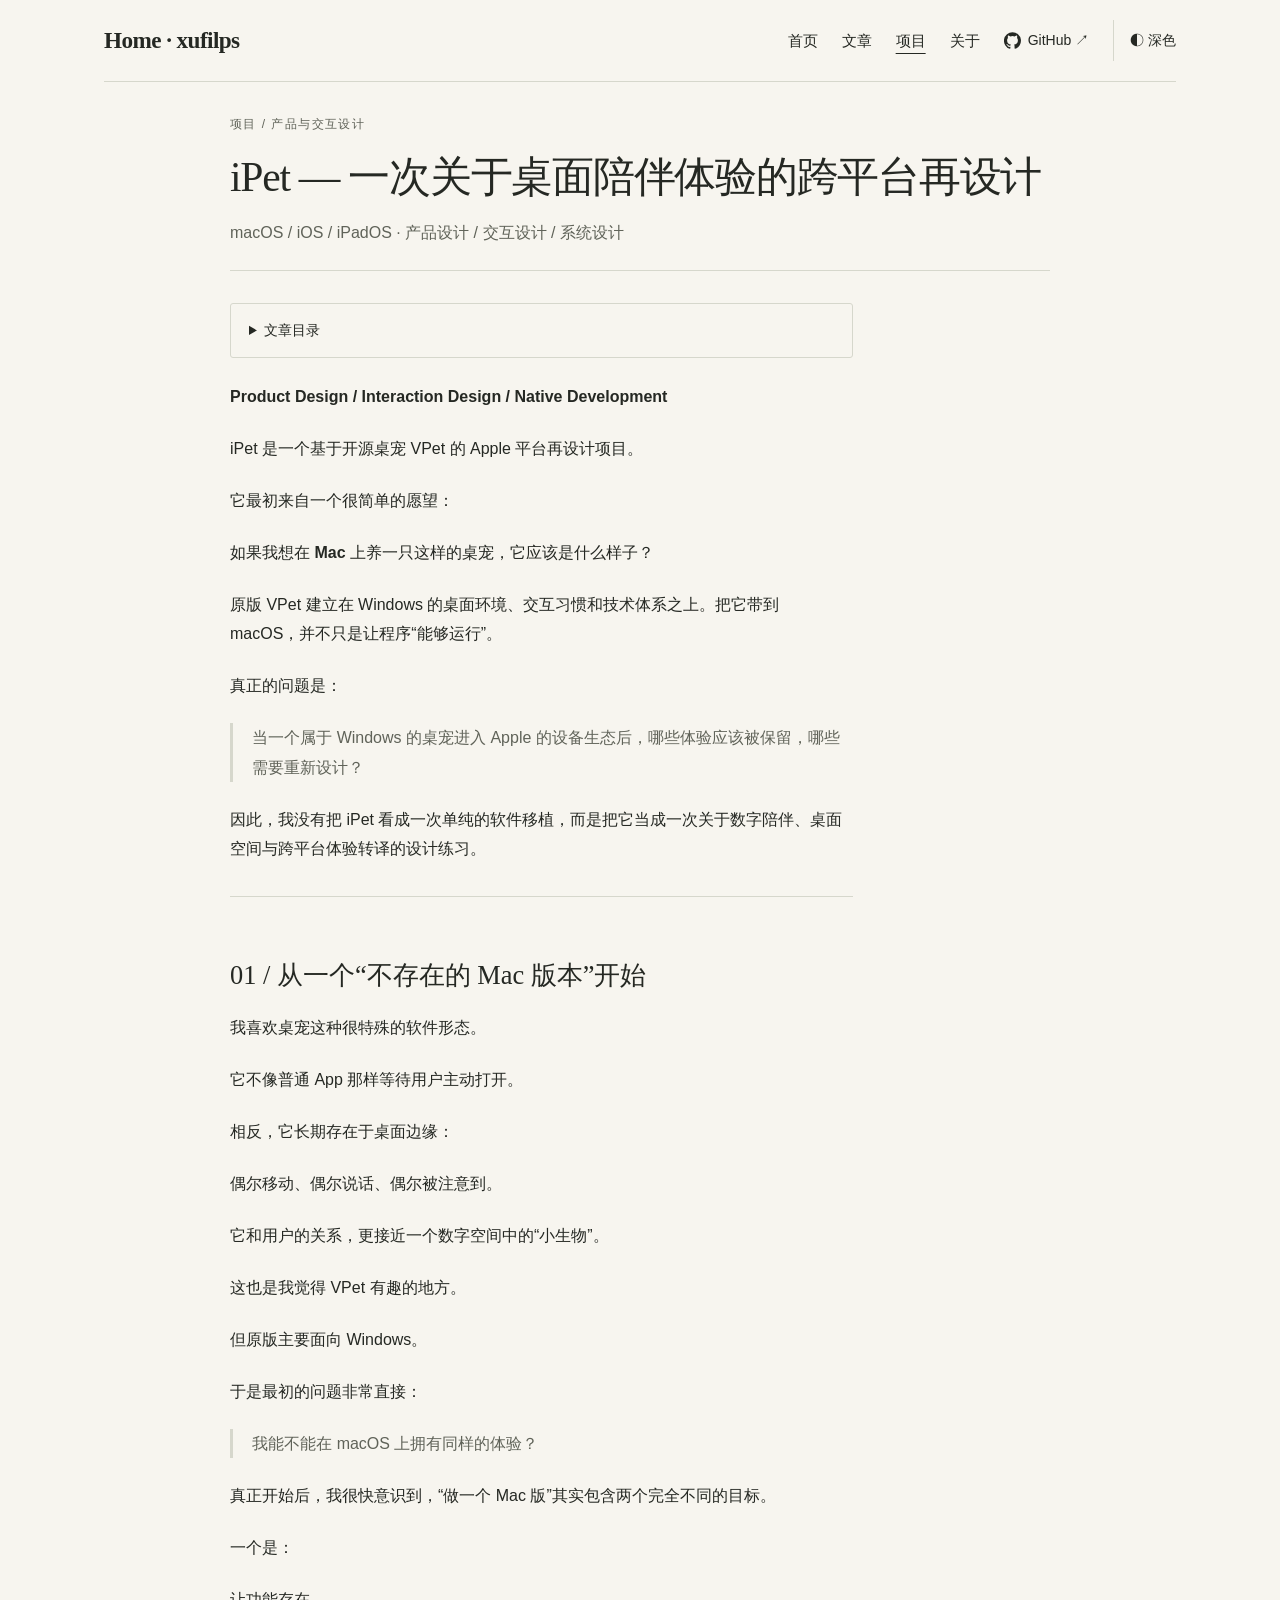
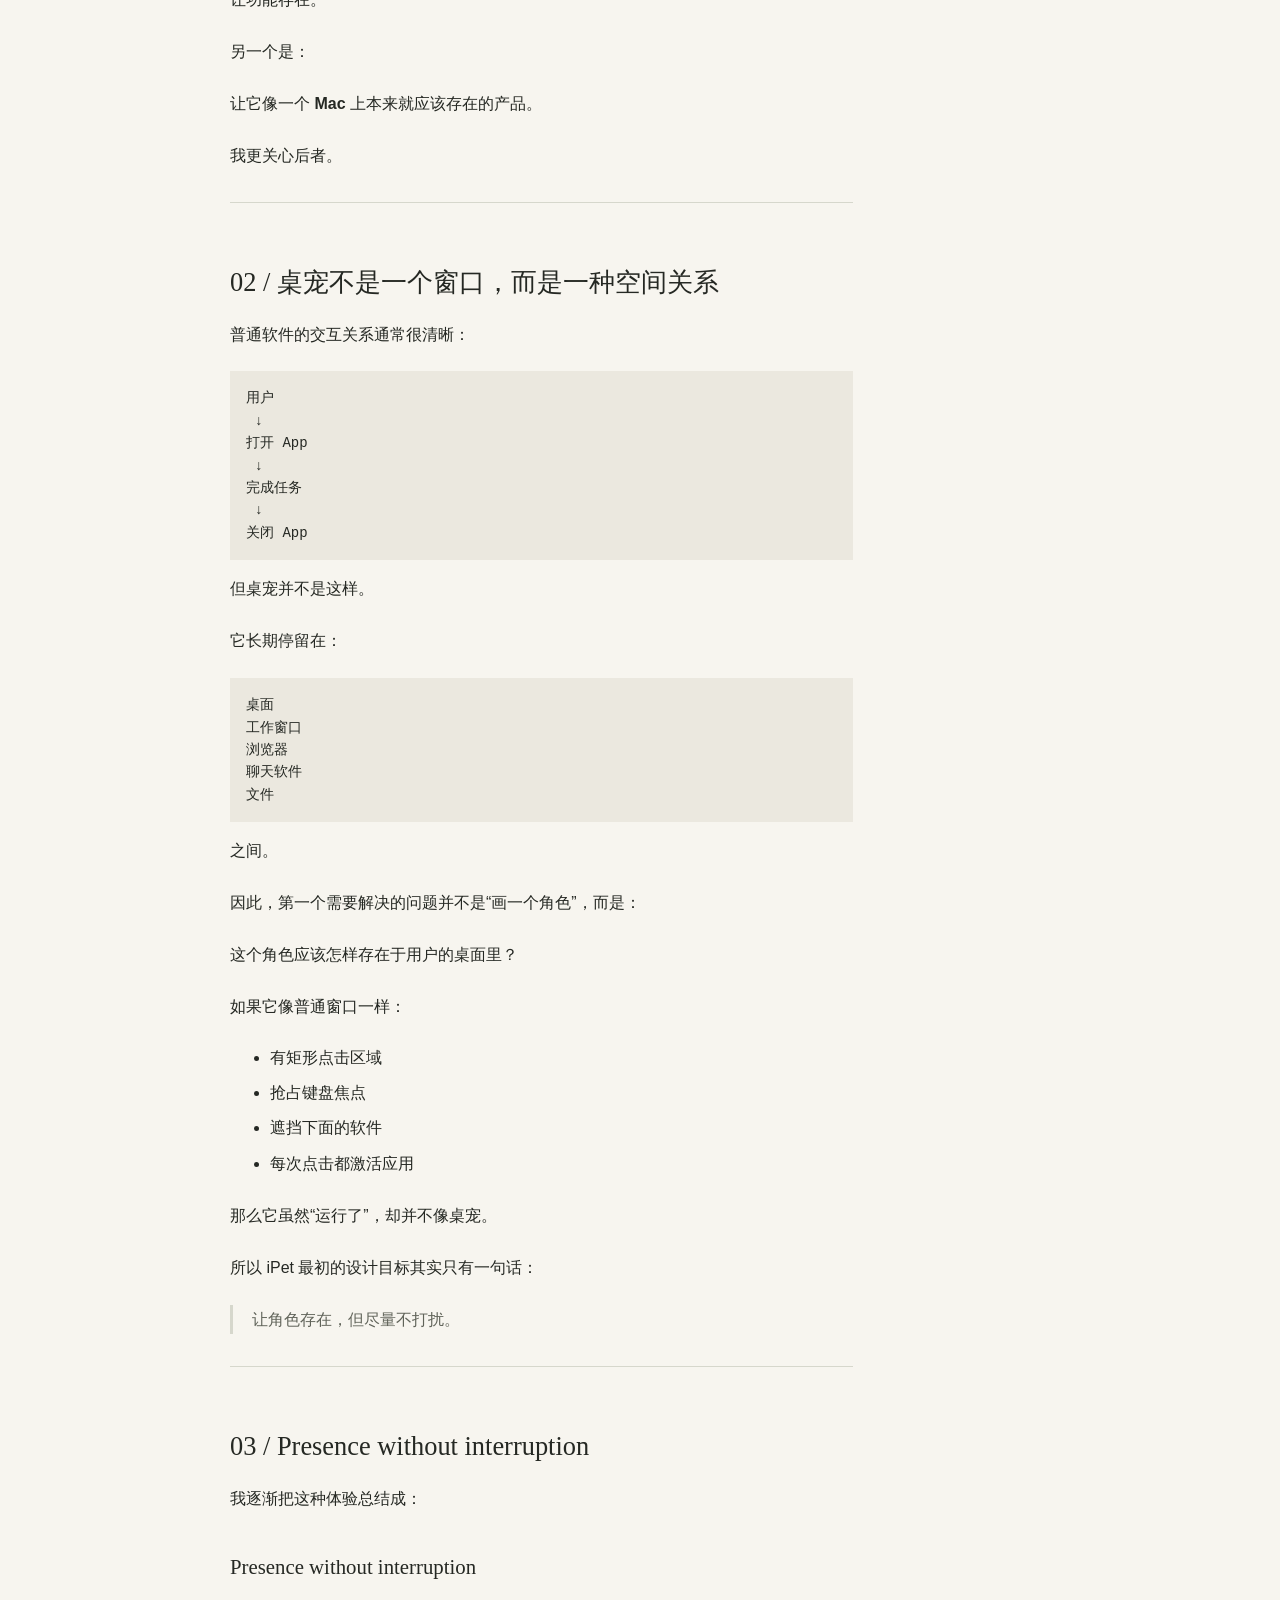
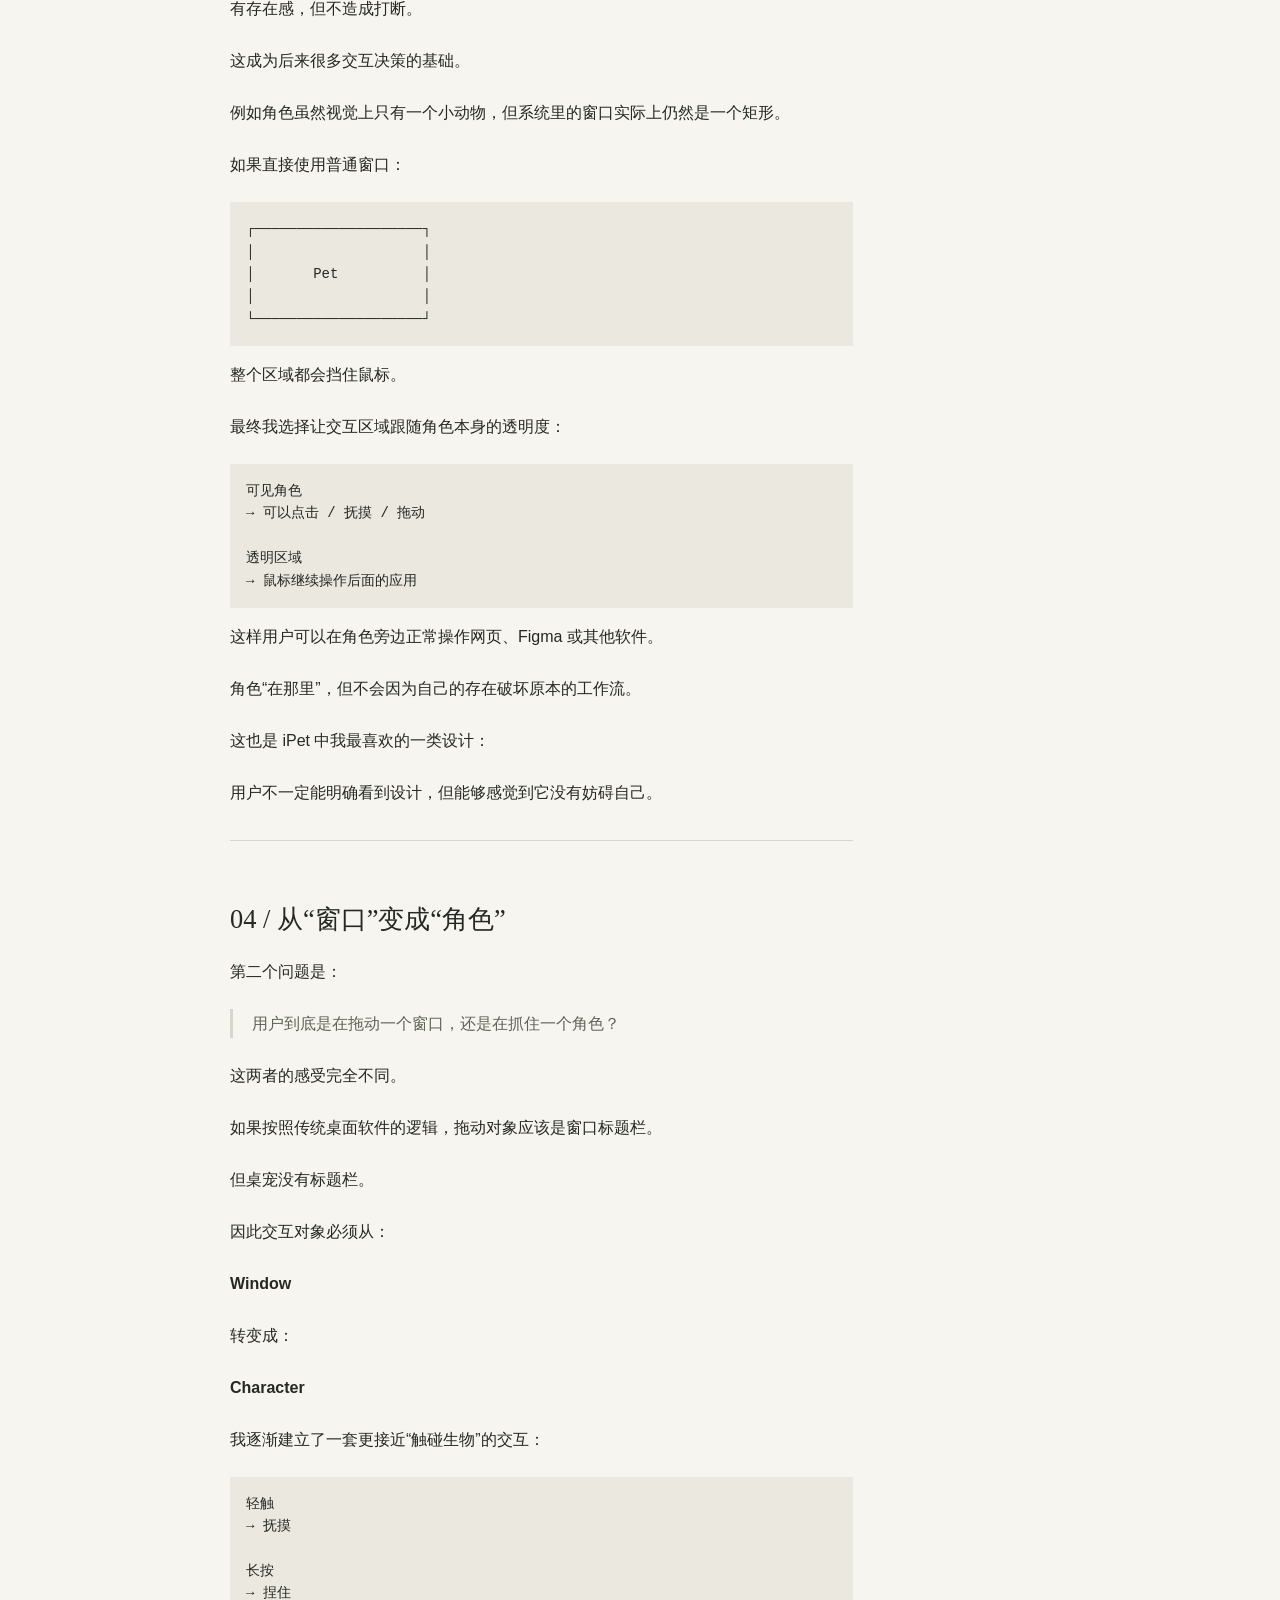
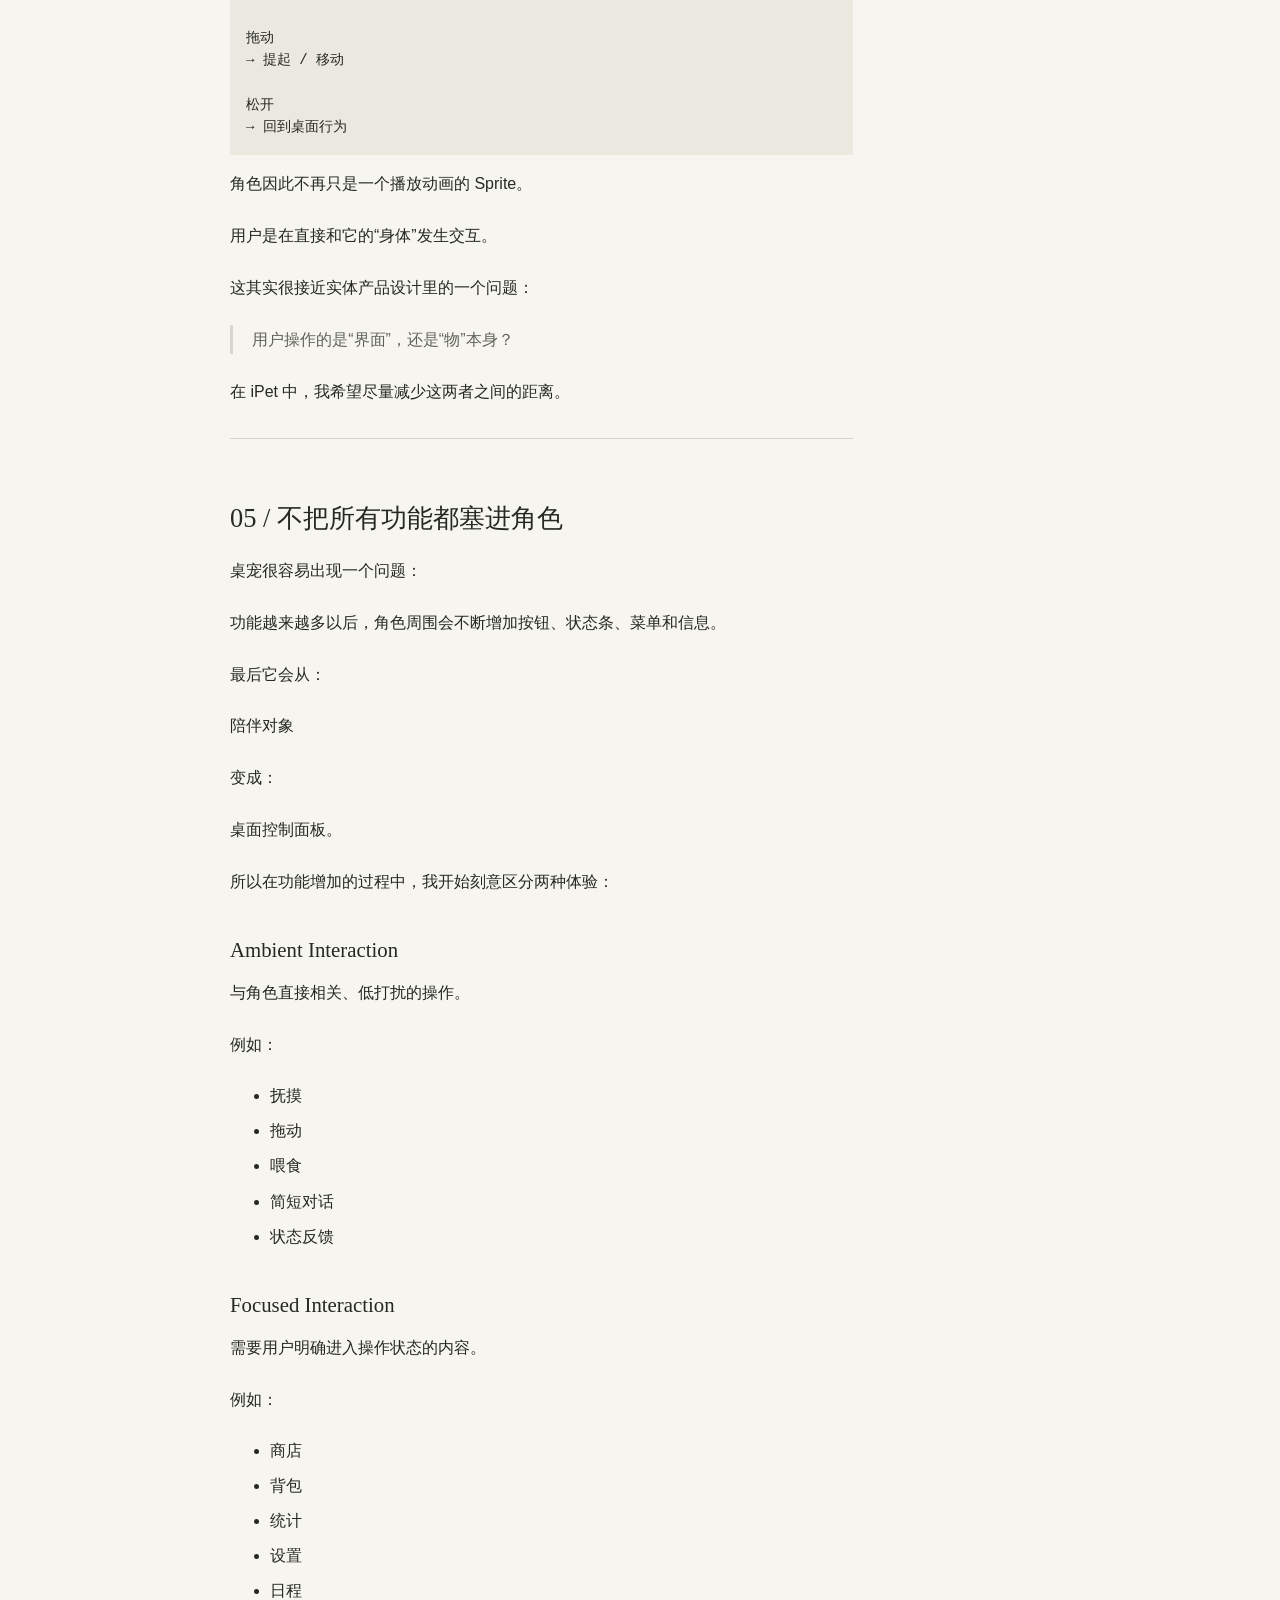
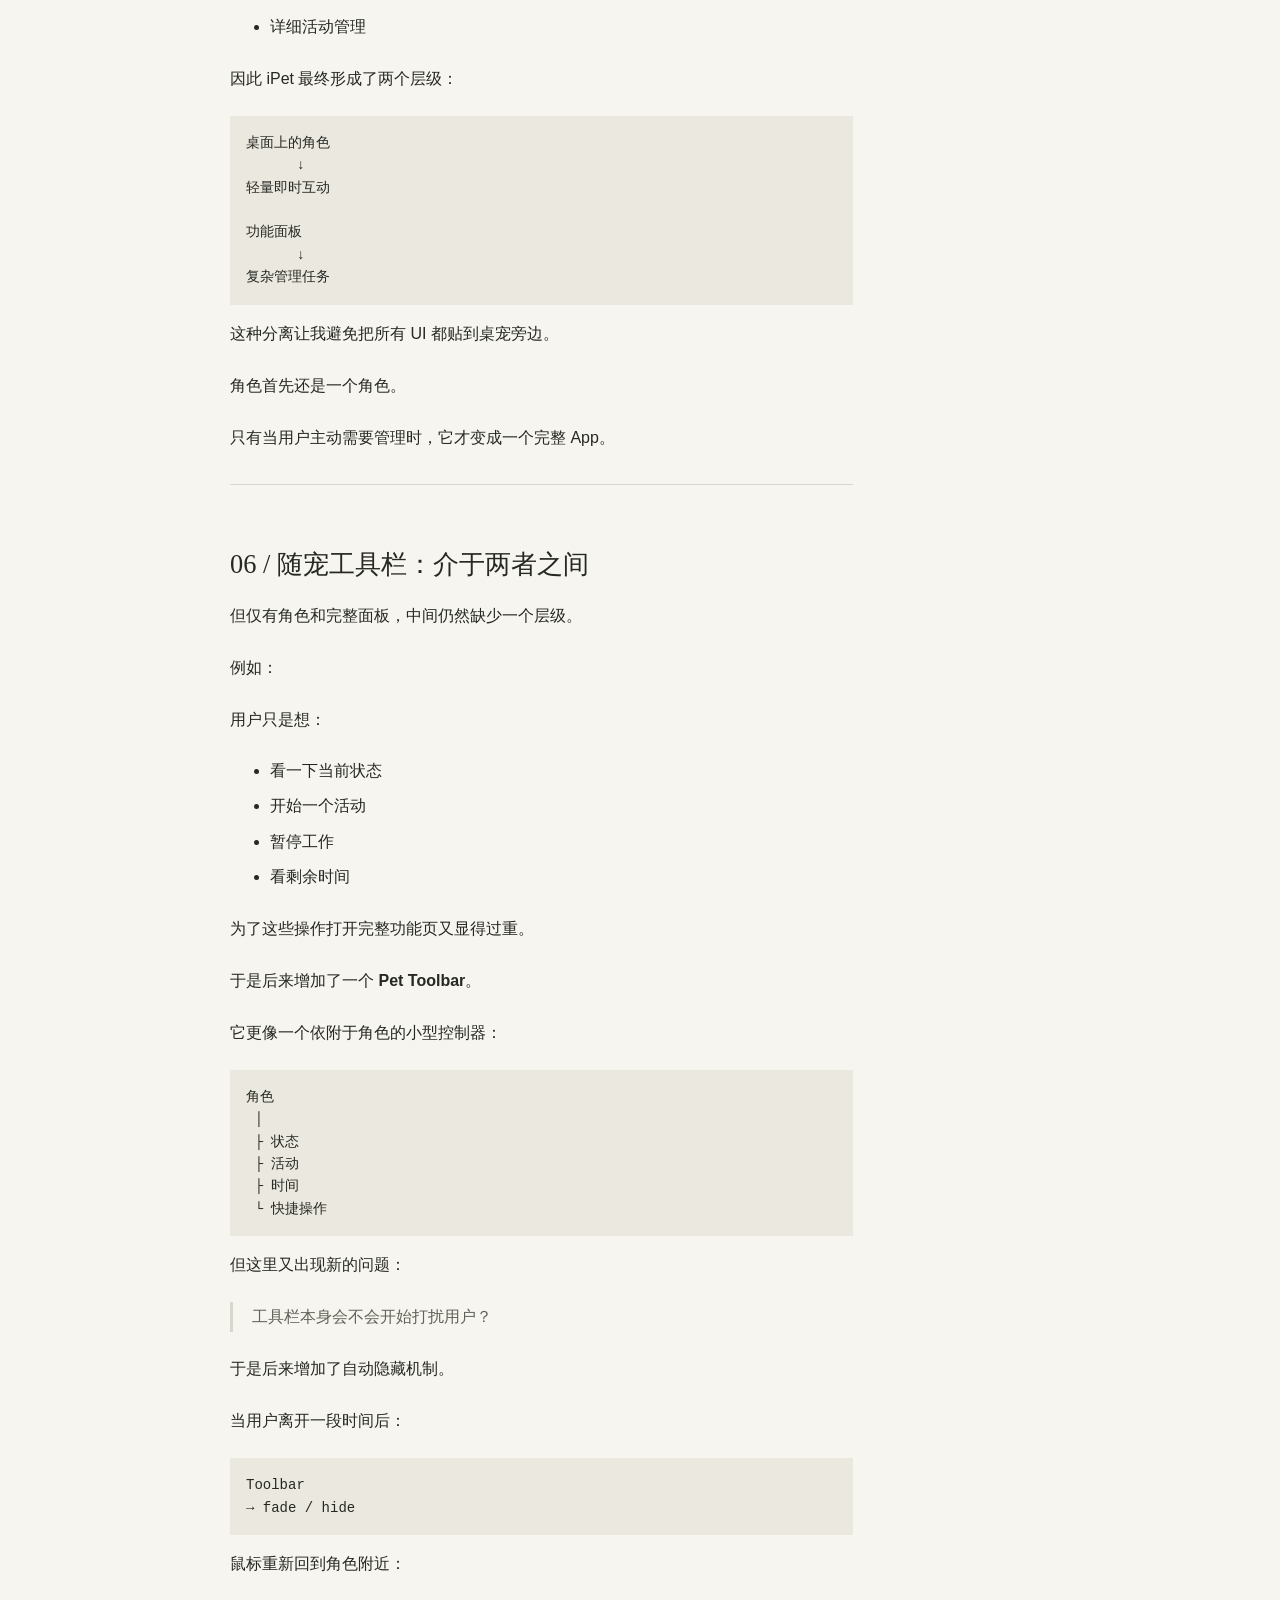
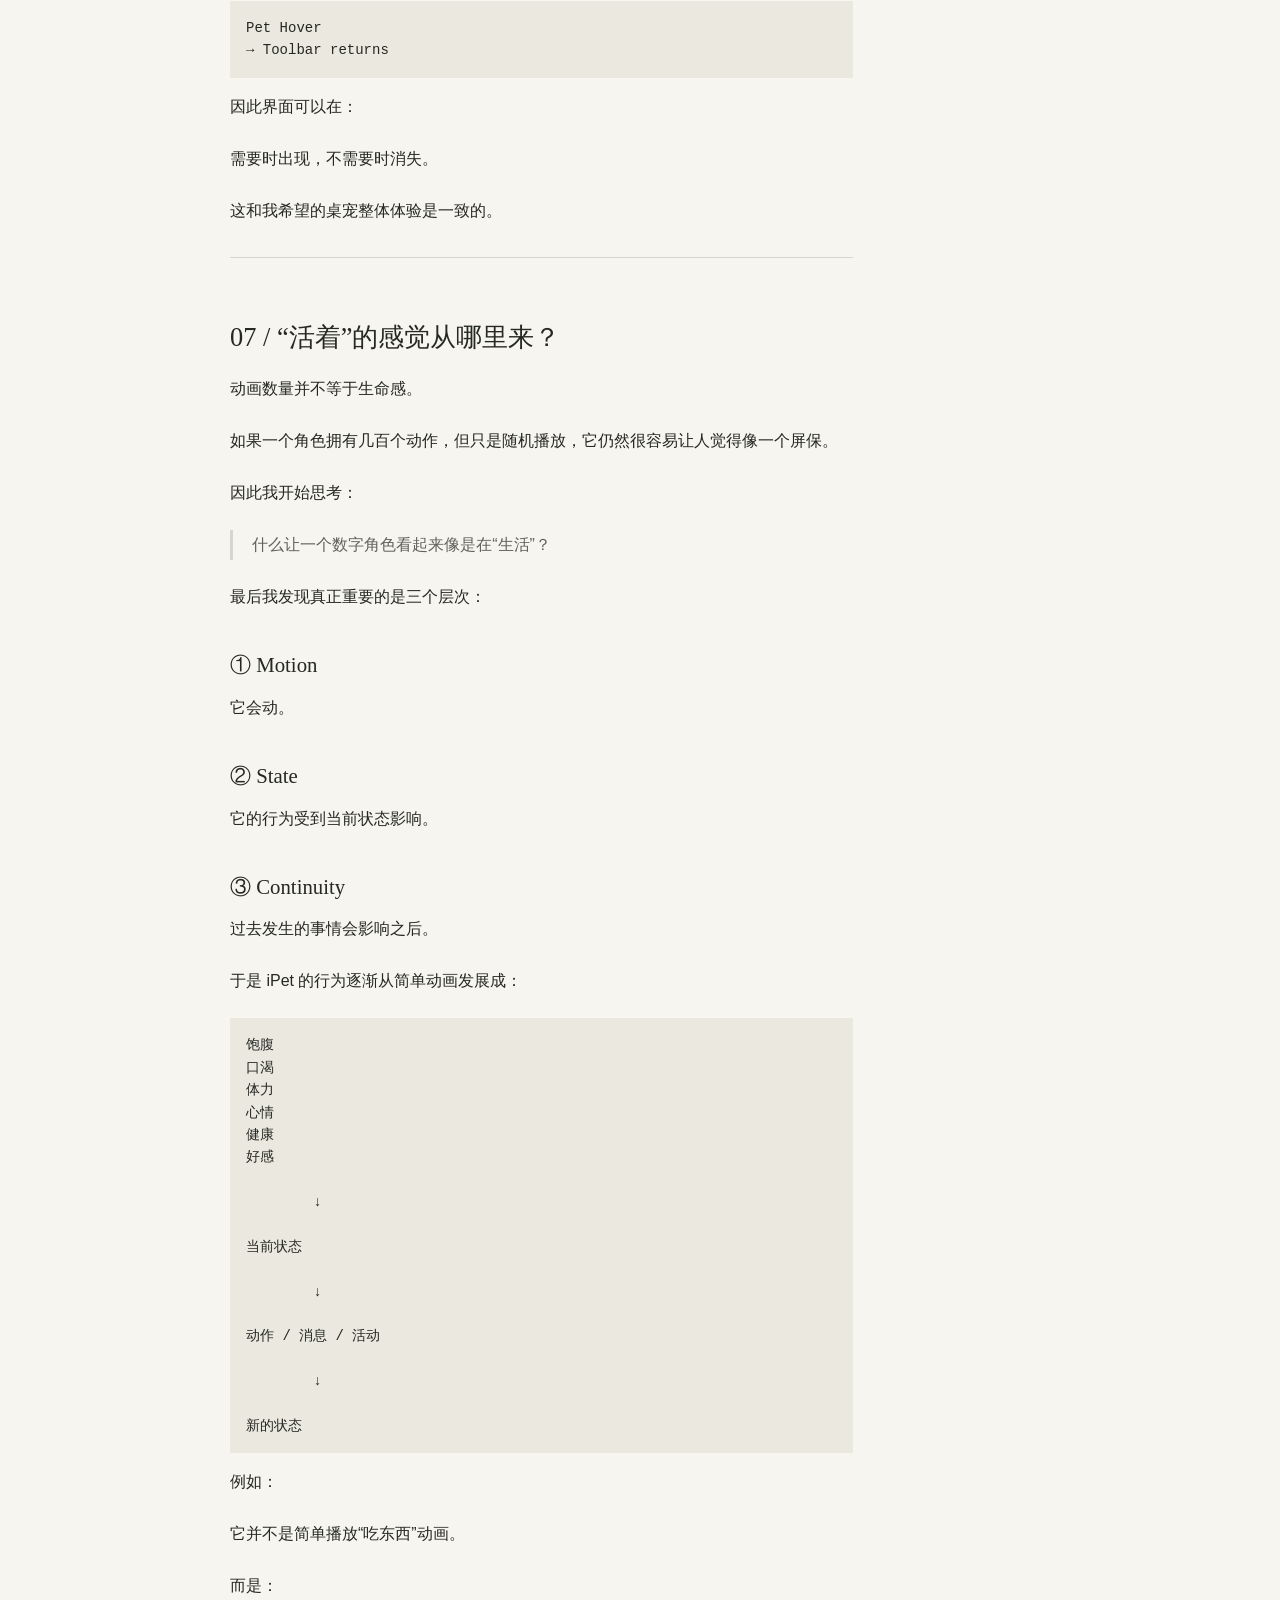
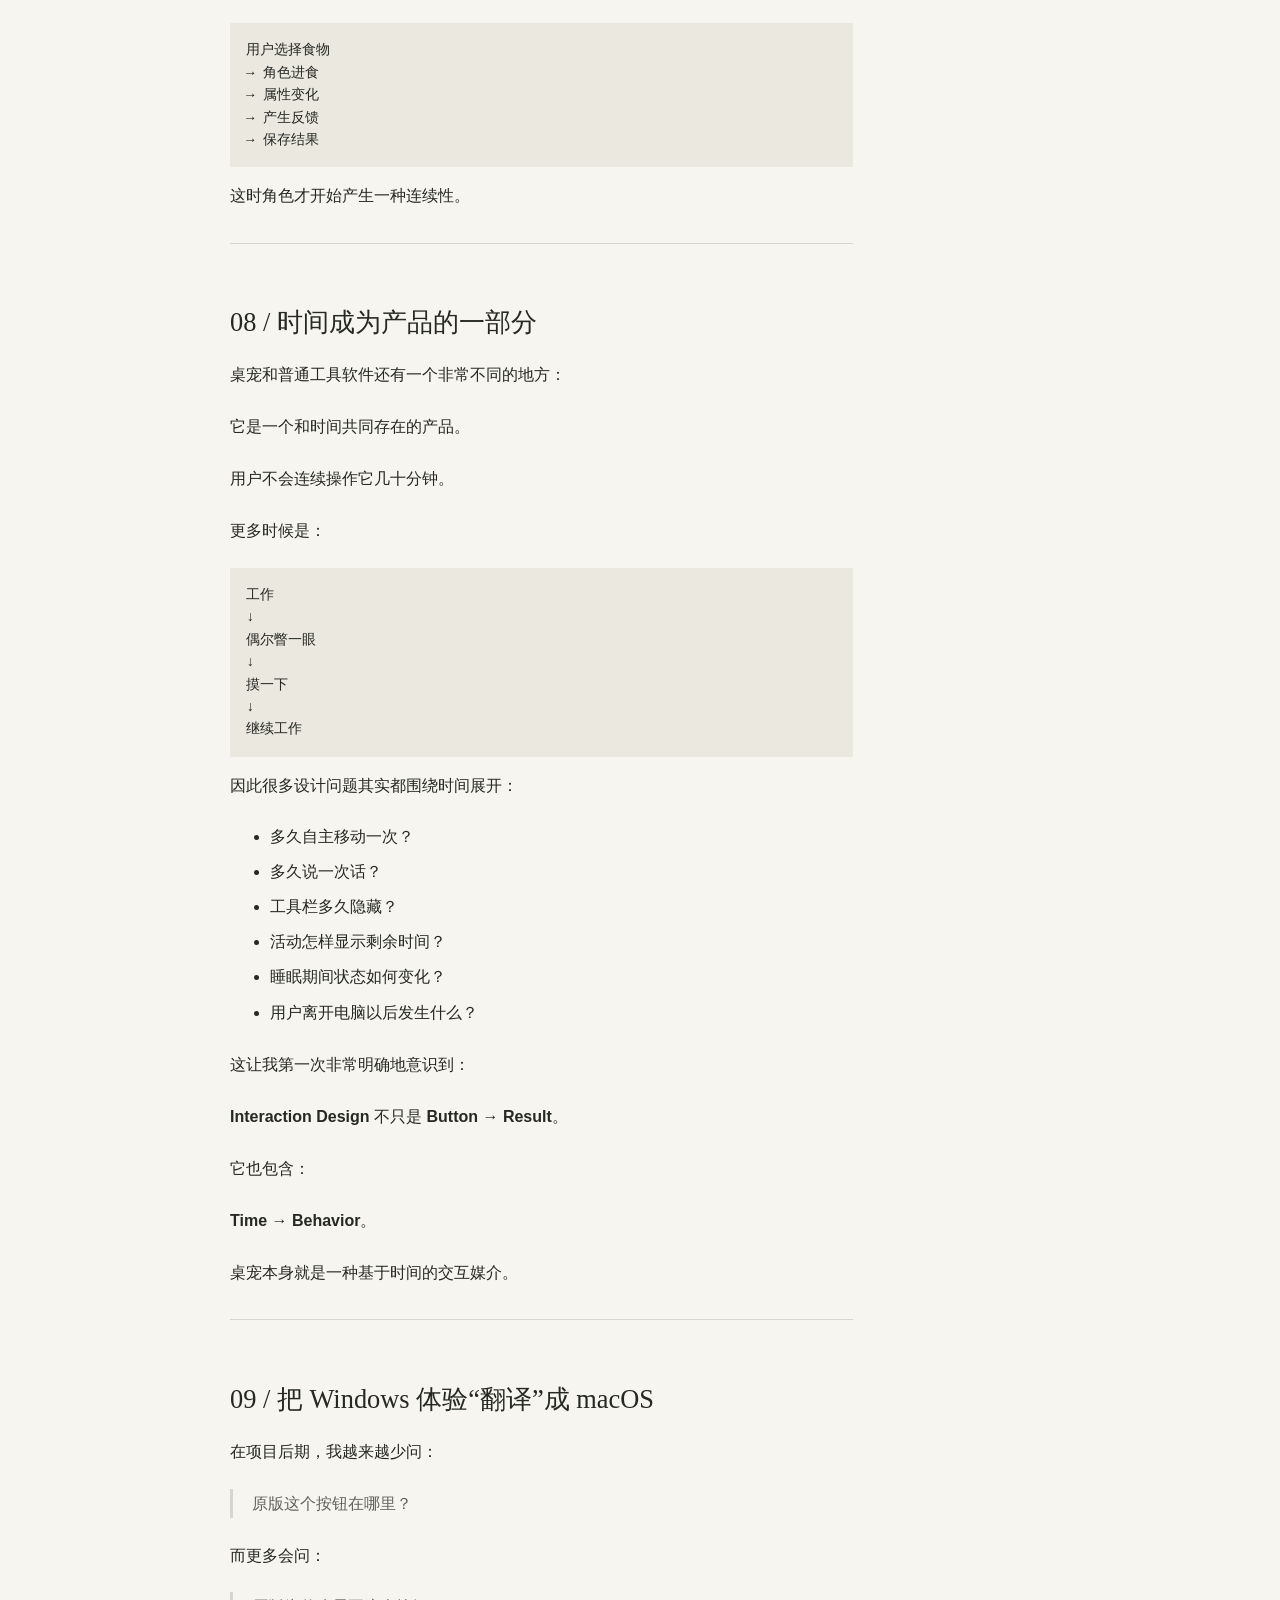
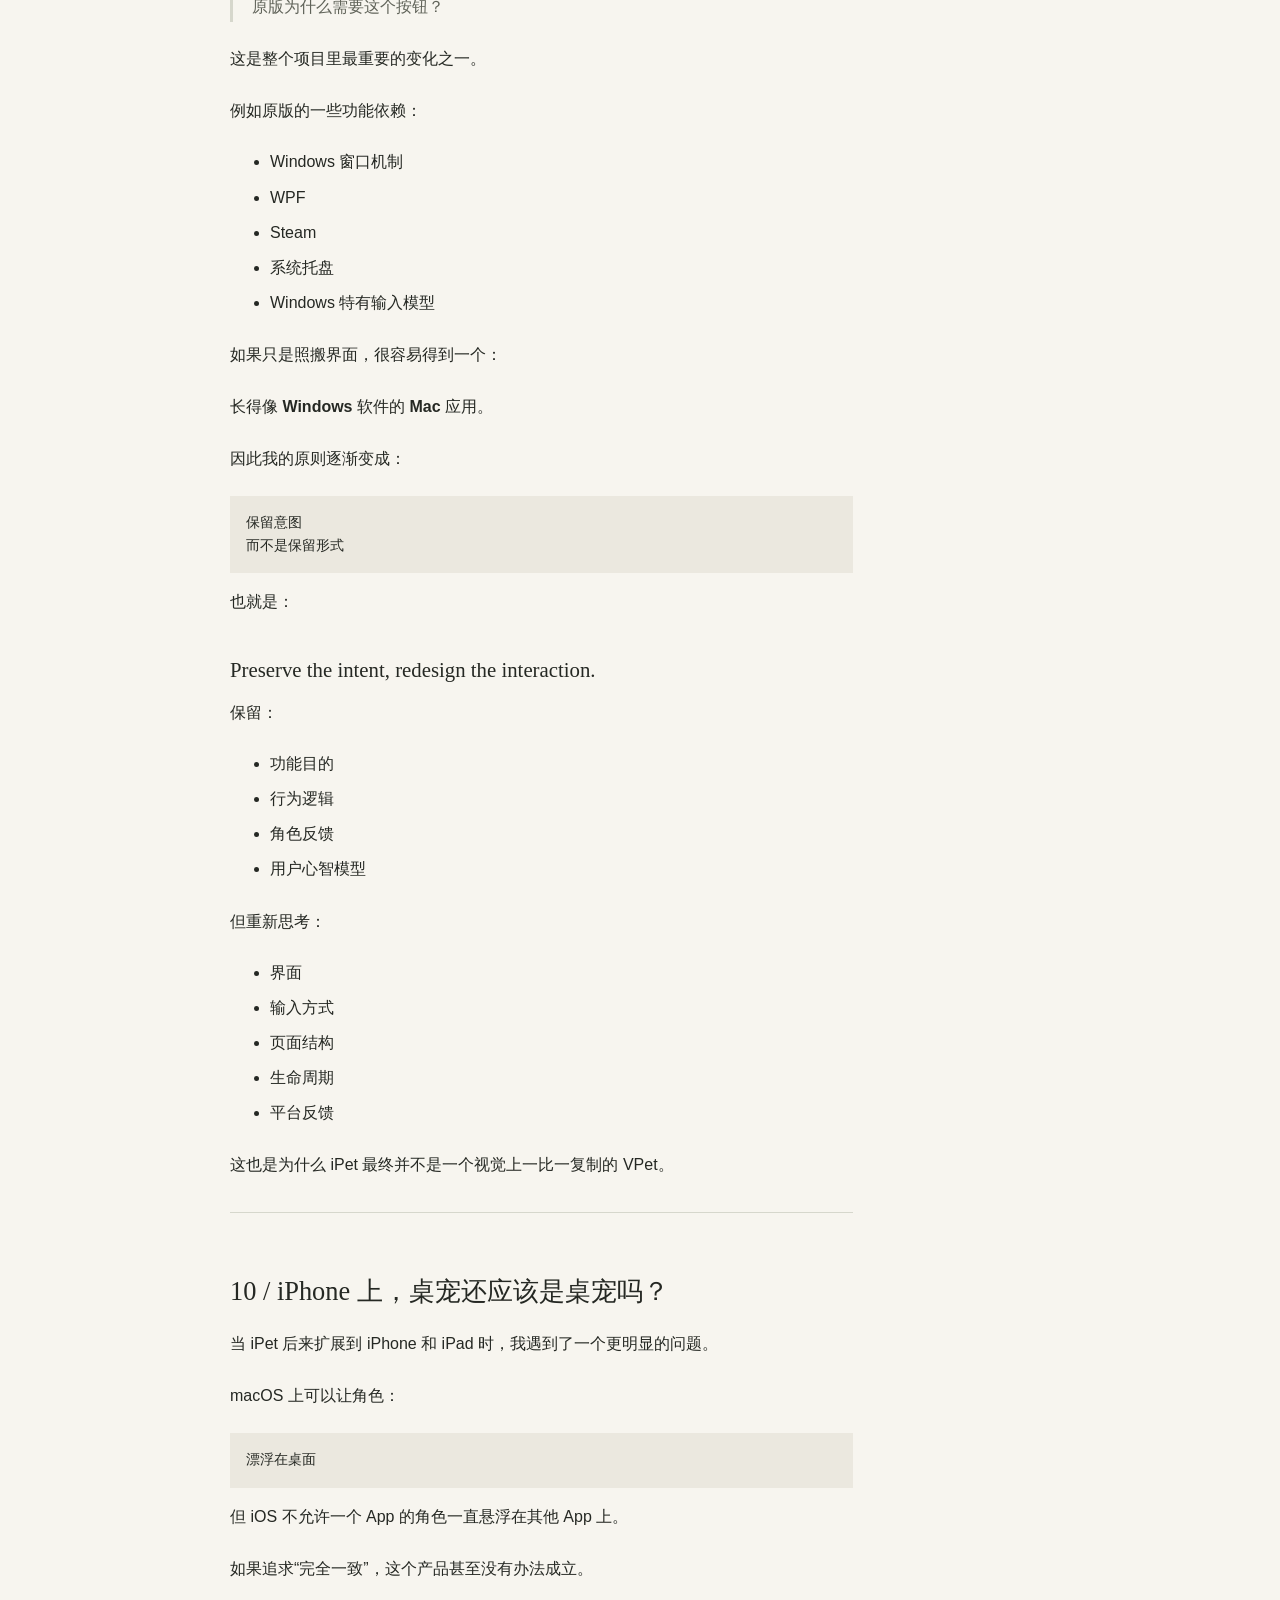
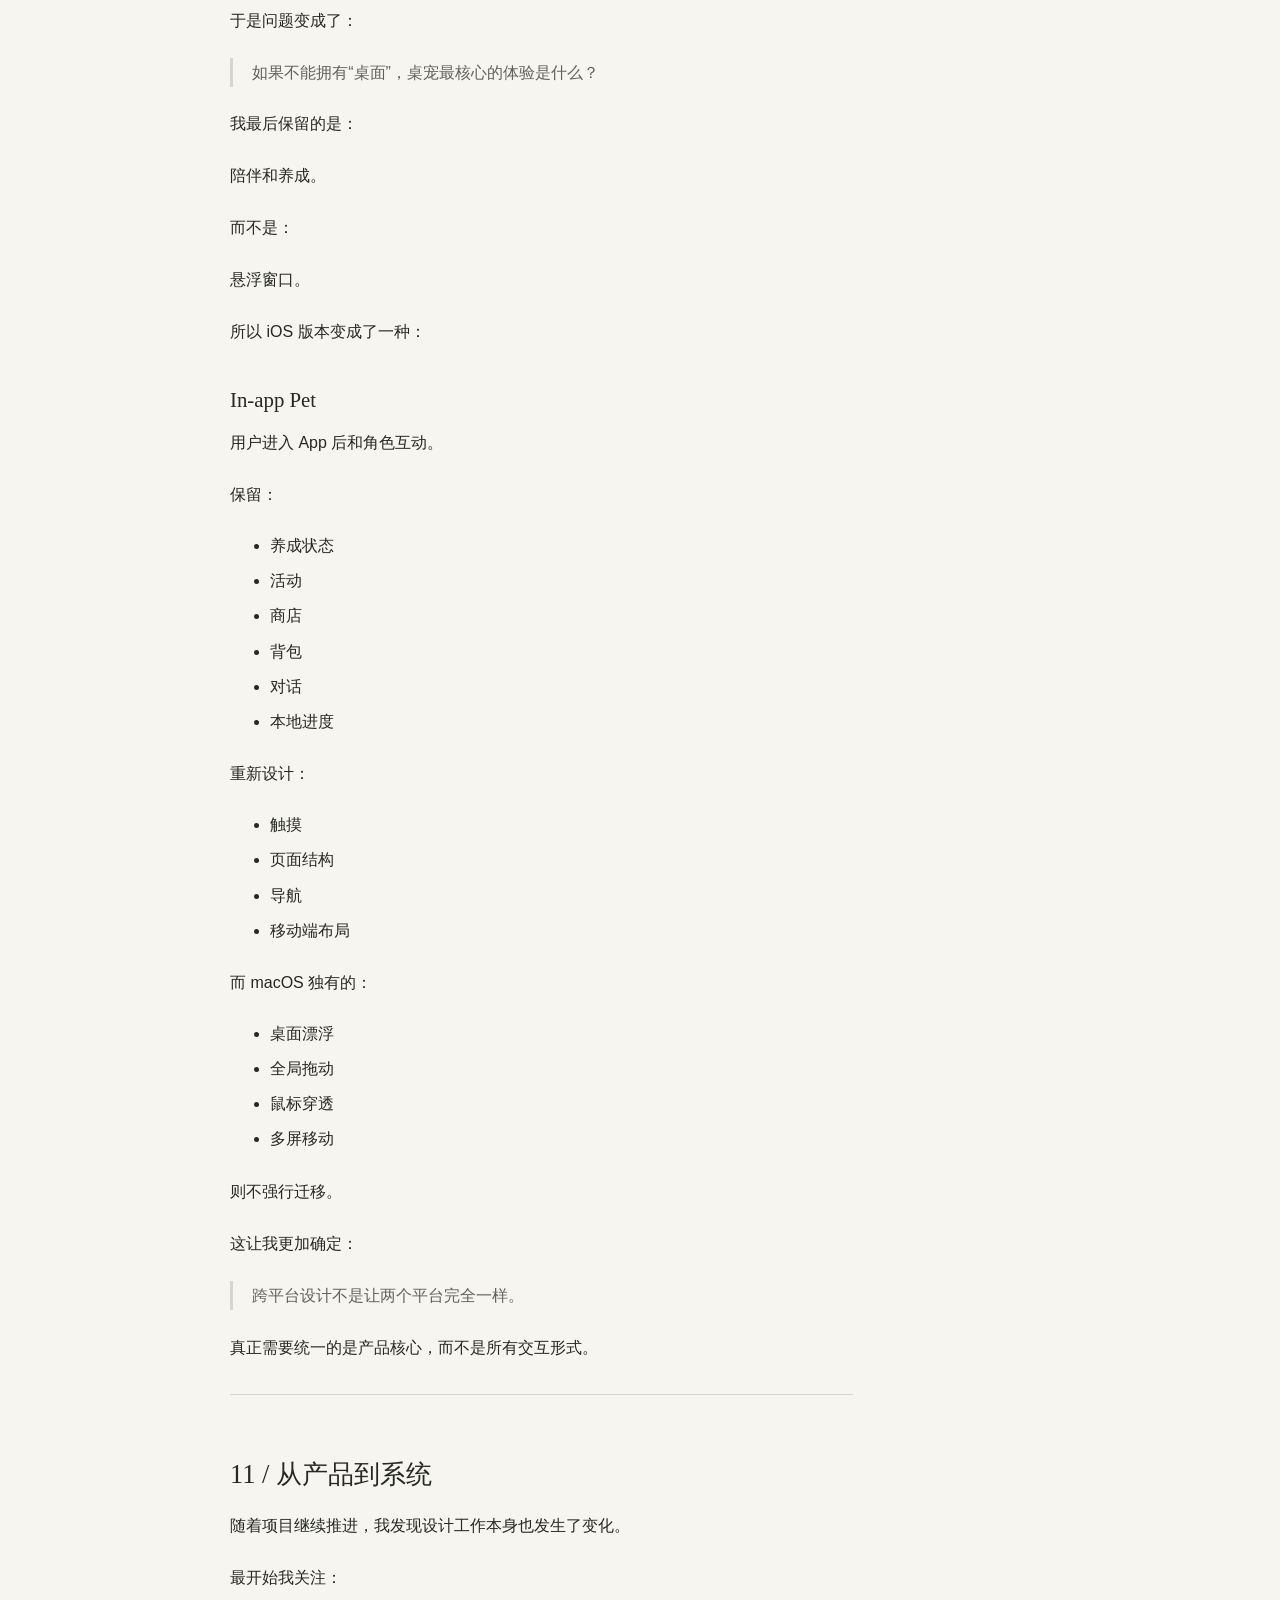
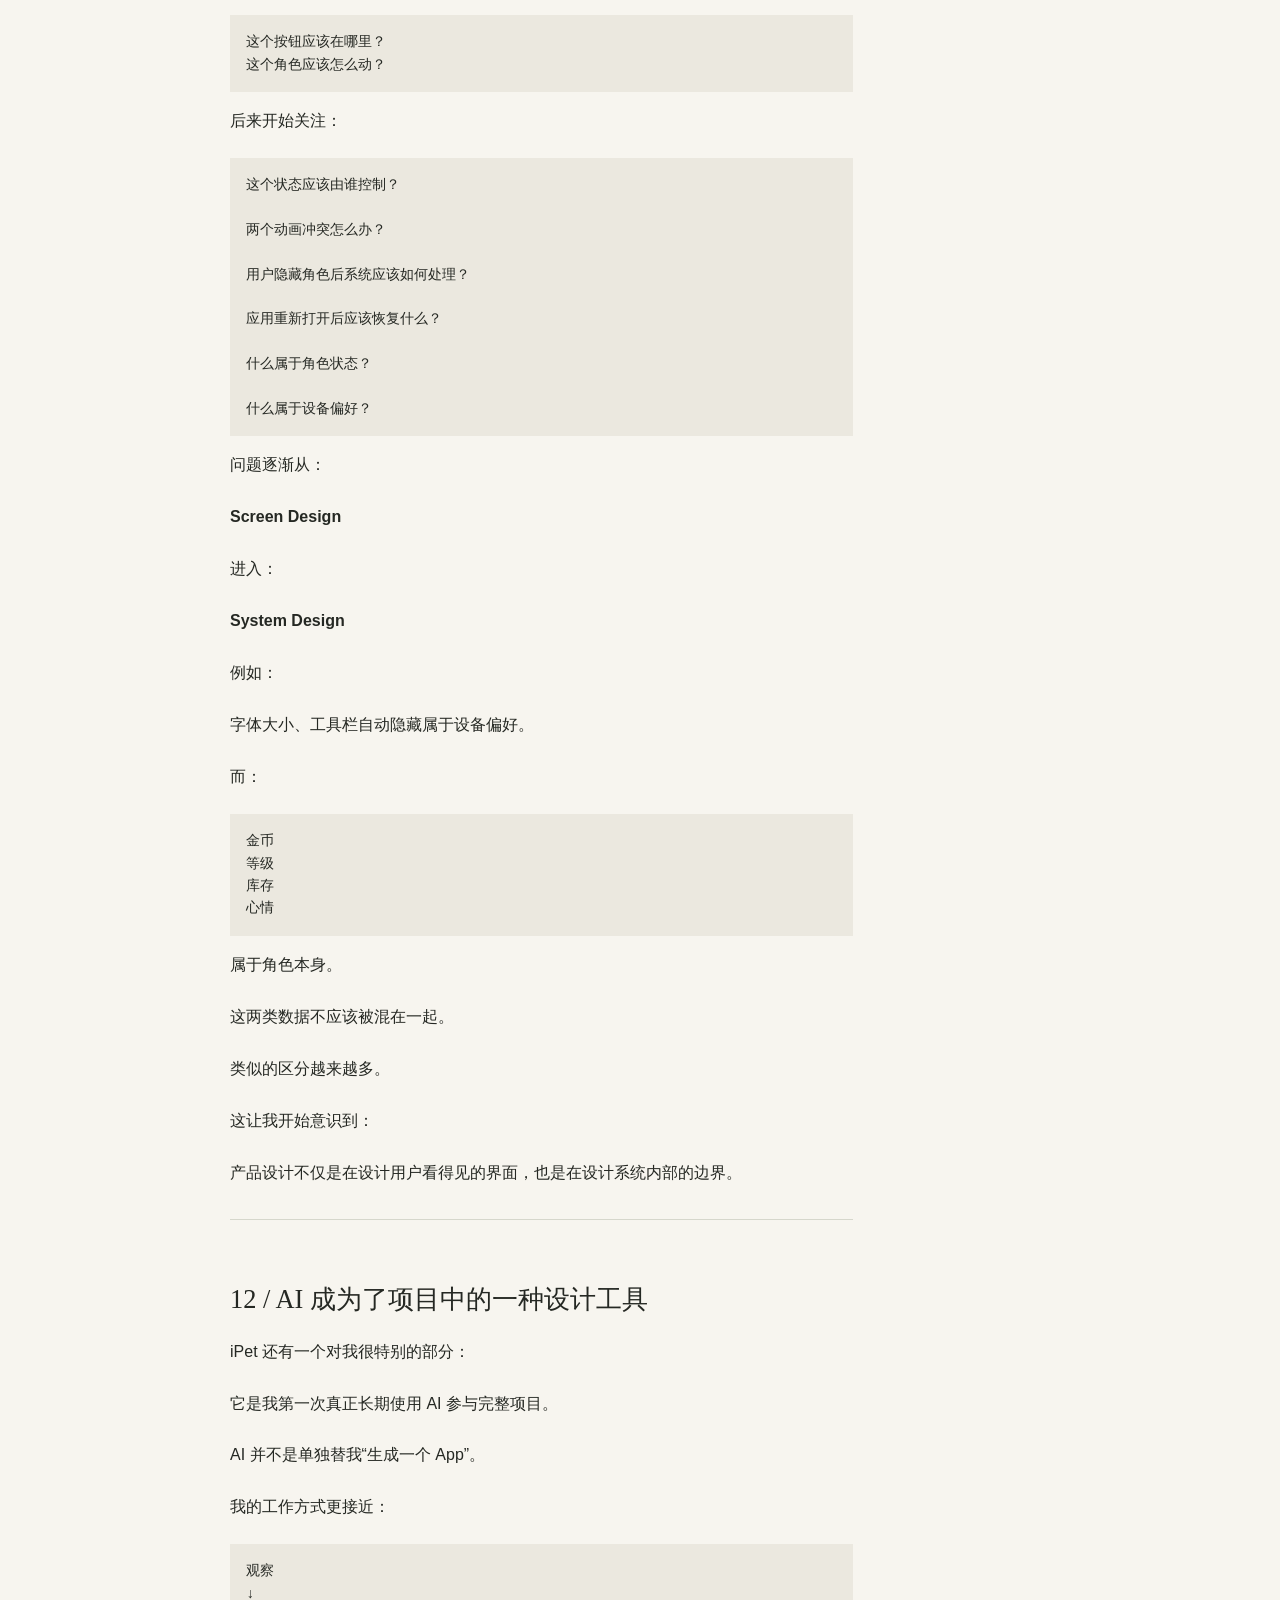
<file: projects/ipet/index.html>
<!doctype html>
<html lang="zh-CN">
<head>
  <meta charset="utf-8">
  <meta name="viewport" content="width=device-width, initial-scale=1">
  <meta name="description" content="从桌面空间、角色互动到移动端养成，探索数字陪伴体验如何融入
Apple 设备。">
  <meta name="color-scheme" content="light dark">
  <meta name="apple-mobile-web-app-title" content="xufilps">
  <link rel="icon" href="../../assets/site-icon.svg" type="image/svg+xml">
  <link rel="apple-touch-icon" href="../../apple-touch-icon.png" sizes="180x180">
  <title>iPet — 一次关于桌面陪伴体验的跨平台再设计 · xufilps</title>
  <link rel="stylesheet" href="../../styles.css">
  <script src="../../theme.js" defer></script>
</head>
<body>
  <a class="skip-link" href="#main">跳至正文</a>
  <div class="site-shell" id="top">
    <header class="site-header">
      <a class="brand" href="../../">Home · xufilps</a>
      <nav class="site-nav" aria-label="主导航">
        <a href="../../">首页</a>
        <a href="../../writing/">文章</a>
        <a href="../" aria-current="page">项目</a>
        <a href="../../about/">关于</a>
      </nav>
      <a class="github-nav" href="https://github.com/xufilps" target="_blank" rel="noopener noreferrer" aria-label="xufilps 的 GitHub 主页">GitHub ↗</a>
      <button class="theme-toggle" type="button" data-theme-toggle aria-label="切换至深色模式" aria-pressed="false" hidden>◐ 深色</button>
    </header>
    <main id="main" class="article-page">
      <header class="page-intro article-intro">
        <p class="eyebrow">项目 / 产品与交互设计</p>
        <h1>iPet — 一次关于桌面陪伴体验的跨平台再设计</h1>
        <p class="article-meta">macOS / iOS / iPadOS · 产品设计 / 交互设计 / 系统设计</p>
      </header>
      <article class="article-body">
        <details class="project-toc">
          <summary>文章目录</summary>
          <nav aria-label="文章目录">
<ul>
<li><a href="#01--从一个不存在的-mac-版本开始"
id="toc-01--从一个不存在的-mac-版本开始">01 / 从一个“不存在的 Mac
版本”开始</a></li>
<li><a href="#02--桌宠不是一个窗口而是一种空间关系"
id="toc-02--桌宠不是一个窗口而是一种空间关系">02 /
桌宠不是一个窗口，而是一种空间关系</a></li>
<li><a href="#03--presence-without-interruption"
id="toc-03--presence-without-interruption">03 / Presence without
interruption</a></li>
<li><a href="#04--从窗口变成角色" id="toc-04--从窗口变成角色">04 /
从“窗口”变成“角色”</a></li>
<li><a href="#05--不把所有功能都塞进角色"
id="toc-05--不把所有功能都塞进角色">05 / 不把所有功能都塞进角色</a></li>
<li><a href="#06--随宠工具栏介于两者之间"
id="toc-06--随宠工具栏介于两者之间">06 /
随宠工具栏：介于两者之间</a></li>
<li><a href="#07--活着的感觉从哪里来" id="toc-07--活着的感觉从哪里来">07
/ “活着”的感觉从哪里来？</a></li>
<li><a href="#08--时间成为产品的一部分"
id="toc-08--时间成为产品的一部分">08 / 时间成为产品的一部分</a></li>
<li><a href="#09--把-windows-体验翻译成-macos"
id="toc-09--把-windows-体验翻译成-macos">09 / 把 Windows 体验“翻译”成
macOS</a></li>
<li><a href="#10--iphone-上桌宠还应该是桌宠吗"
id="toc-10--iphone-上桌宠还应该是桌宠吗">10 / iPhone
上，桌宠还应该是桌宠吗？</a></li>
<li><a href="#11--从产品到系统" id="toc-11--从产品到系统">11 /
从产品到系统</a></li>
<li><a href="#12--ai-成为了项目中的一种设计工具"
id="toc-12--ai-成为了项目中的一种设计工具">12 / AI
成为了项目中的一种设计工具</a></li>
<li><a href="#13--设计结果" id="toc-13--设计结果">13 / 设计结果</a></li>
<li><a href="#14--我从-ipet-得到的东西"
id="toc-14--我从-ipet-得到的东西">14 / 我从 iPet 得到的东西</a></li>
<li><a href="#reflection" id="toc-reflection">Reflection</a></li>
</ul>
          </nav>
        </details>
<p><strong>Product Design / Interaction Design / Native
Development</strong></p>
<p>iPet 是一个基于开源桌宠 VPet 的 Apple 平台再设计项目。</p>
<p>它最初来自一个很简单的愿望：</p>
<p><strong>如果我想在 Mac
上养一只这样的桌宠，它应该是什么样子？</strong></p>
<p>原版 VPet 建立在 Windows 的桌面环境、交互习惯和技术体系之上。把它带到
macOS，并不只是让程序“能够运行”。</p>
<p>真正的问题是：</p>
<blockquote>
<p>当一个属于 Windows 的桌宠进入 Apple
的设备生态后，哪些体验应该被保留，哪些需要重新设计？</p>
</blockquote>
<p>因此，我没有把 iPet
看成一次单纯的软件移植，而是把它当成一次关于<strong>数字陪伴、桌面空间与跨平台体验转译</strong>的设计练习。</p>
<hr />
<h2 id="01--从一个不存在的-mac-版本开始">01 / 从一个“不存在的 Mac
版本”开始</h2>
<p>我喜欢桌宠这种很特殊的软件形态。</p>
<p>它不像普通 App 那样等待用户主动打开。</p>
<p>相反，它长期存在于桌面边缘：</p>
<p><strong>偶尔移动、偶尔说话、偶尔被注意到。</strong></p>
<p>它和用户的关系，更接近一个数字空间中的“小生物”。</p>
<p>这也是我觉得 VPet 有趣的地方。</p>
<p>但原版主要面向 Windows。</p>
<p>于是最初的问题非常直接：</p>
<blockquote>
<p>我能不能在 macOS 上拥有同样的体验？</p>
</blockquote>
<p>真正开始后，我很快意识到，“做一个 Mac
版”其实包含两个完全不同的目标。</p>
<p>一个是：</p>
<p><strong>让功能存在。</strong></p>
<p>另一个是：</p>
<p><strong>让它像一个 Mac 上本来就应该存在的产品。</strong></p>
<p>我更关心后者。</p>
<hr />
<h2 id="02--桌宠不是一个窗口而是一种空间关系">02 /
桌宠不是一个窗口，而是一种空间关系</h2>
<p>普通软件的交互关系通常很清晰：</p>
<pre class="text"><code>用户
 ↓
打开 App
 ↓
完成任务
 ↓
关闭 App</code></pre>
<p>但桌宠并不是这样。</p>
<p>它长期停留在：</p>
<pre class="text"><code>桌面
工作窗口
浏览器
聊天软件
文件</code></pre>
<p>之间。</p>
<p>因此，第一个需要解决的问题并不是“画一个角色”，而是：</p>
<p><strong>这个角色应该怎样存在于用户的桌面里？</strong></p>
<p>如果它像普通窗口一样：</p>
<ul>
<li>有矩形点击区域</li>
<li>抢占键盘焦点</li>
<li>遮挡下面的软件</li>
<li>每次点击都激活应用</li>
</ul>
<p>那么它虽然“运行了”，却并不像桌宠。</p>
<p>所以 iPet 最初的设计目标其实只有一句话：</p>
<blockquote>
<p><strong>让角色存在，但尽量不打扰。</strong></p>
</blockquote>
<hr />
<h2 id="03--presence-without-interruption">03 / Presence without
interruption</h2>
<p>我逐渐把这种体验总结成：</p>
<h3 id="presence-without-interruption">Presence without
interruption</h3>
<p><strong>有存在感，但不造成打断。</strong></p>
<p>这成为后来很多交互决策的基础。</p>
<p>例如角色虽然视觉上只有一个小动物，但系统里的窗口实际上仍然是一个矩形。</p>
<p>如果直接使用普通窗口：</p>
<pre class="text"><code>┌────────────────────┐
│                    │
│       Pet          │
│                    │
└────────────────────┘</code></pre>
<p>整个区域都会挡住鼠标。</p>
<p>最终我选择让交互区域跟随角色本身的透明度：</p>
<pre class="text"><code>可见角色
→ 可以点击 / 抚摸 / 拖动

透明区域
→ 鼠标继续操作后面的应用</code></pre>
<p>这样用户可以在角色旁边正常操作网页、Figma 或其他软件。</p>
<p>角色“在那里”，但不会因为自己的存在破坏原本的工作流。</p>
<p>这也是 iPet 中我最喜欢的一类设计：</p>
<p><strong>用户不一定能明确看到设计，但能够感觉到它没有妨碍自己。</strong></p>
<hr />
<h2 id="04--从窗口变成角色">04 / 从“窗口”变成“角色”</h2>
<p>第二个问题是：</p>
<blockquote>
<p>用户到底是在拖动一个窗口，还是在抓住一个角色？</p>
</blockquote>
<p>这两者的感受完全不同。</p>
<p>如果按照传统桌面软件的逻辑，拖动对象应该是窗口标题栏。</p>
<p>但桌宠没有标题栏。</p>
<p>因此交互对象必须从：</p>
<p><strong>Window</strong></p>
<p>转变成：</p>
<p><strong>Character</strong></p>
<p>我逐渐建立了一套更接近“触碰生物”的交互：</p>
<pre class="text"><code>轻触
→ 抚摸

长按
→ 捏住

拖动
→ 提起 / 移动

松开
→ 回到桌面行为</code></pre>
<p>角色因此不再只是一个播放动画的 Sprite。</p>
<p>用户是在直接和它的“身体”发生交互。</p>
<p>这其实很接近实体产品设计里的一个问题：</p>
<blockquote>
<p>用户操作的是“界面”，还是“物”本身？</p>
</blockquote>
<p>在 iPet 中，我希望尽量减少这两者之间的距离。</p>
<hr />
<h2 id="05--不把所有功能都塞进角色">05 / 不把所有功能都塞进角色</h2>
<p>桌宠很容易出现一个问题：</p>
<p>功能越来越多以后，角色周围会不断增加按钮、状态条、菜单和信息。</p>
<p>最后它会从：</p>
<p><strong>陪伴对象</strong></p>
<p>变成：</p>
<p><strong>桌面控制面板。</strong></p>
<p>所以在功能增加的过程中，我开始刻意区分两种体验：</p>
<h3 id="ambient-interaction">Ambient Interaction</h3>
<p>与角色直接相关、低打扰的操作。</p>
<p>例如：</p>
<ul>
<li>抚摸</li>
<li>拖动</li>
<li>喂食</li>
<li>简短对话</li>
<li>状态反馈</li>
</ul>
<h3 id="focused-interaction">Focused Interaction</h3>
<p>需要用户明确进入操作状态的内容。</p>
<p>例如：</p>
<ul>
<li>商店</li>
<li>背包</li>
<li>统计</li>
<li>设置</li>
<li>日程</li>
<li>详细活动管理</li>
</ul>
<p>因此 iPet 最终形成了两个层级：</p>
<pre class="text"><code>桌面上的角色
      ↓
轻量即时互动

功能面板
      ↓
复杂管理任务</code></pre>
<p>这种分离让我避免把所有 UI 都贴到桌宠旁边。</p>
<p>角色首先还是一个角色。</p>
<p>只有当用户主动需要管理时，它才变成一个完整 App。</p>
<hr />
<h2 id="06--随宠工具栏介于两者之间">06 / 随宠工具栏：介于两者之间</h2>
<p>但仅有角色和完整面板，中间仍然缺少一个层级。</p>
<p>例如：</p>
<p>用户只是想：</p>
<ul>
<li>看一下当前状态</li>
<li>开始一个活动</li>
<li>暂停工作</li>
<li>看剩余时间</li>
</ul>
<p>为了这些操作打开完整功能页又显得过重。</p>
<p>于是后来增加了一个 <strong>Pet Toolbar</strong>。</p>
<p>它更像一个依附于角色的小型控制器：</p>
<pre class="text"><code>角色
 │
 ├ 状态
 ├ 活动
 ├ 时间
 └ 快捷操作</code></pre>
<p>但这里又出现新的问题：</p>
<blockquote>
<p>工具栏本身会不会开始打扰用户？</p>
</blockquote>
<p>于是后来增加了自动隐藏机制。</p>
<p>当用户离开一段时间后：</p>
<pre class="text"><code>Toolbar
→ fade / hide</code></pre>
<p>鼠标重新回到角色附近：</p>
<pre class="text"><code>Pet Hover
→ Toolbar returns</code></pre>
<p>因此界面可以在：</p>
<p><strong>需要时出现，不需要时消失。</strong></p>
<p>这和我希望的桌宠整体体验是一致的。</p>
<hr />
<h2 id="07--活着的感觉从哪里来">07 / “活着”的感觉从哪里来？</h2>
<p>动画数量并不等于生命感。</p>
<p>如果一个角色拥有几百个动作，但只是随机播放，它仍然很容易让人觉得像一个屏保。</p>
<p>因此我开始思考：</p>
<blockquote>
<p>什么让一个数字角色看起来像是在“生活”？</p>
</blockquote>
<p>最后我发现真正重要的是三个层次：</p>
<h3 id="①-motion">① Motion</h3>
<p>它会动。</p>
<h3 id="②-state">② State</h3>
<p>它的行为受到当前状态影响。</p>
<h3 id="③-continuity">③ Continuity</h3>
<p>过去发生的事情会影响之后。</p>
<p>于是 iPet 的行为逐渐从简单动画发展成：</p>
<pre class="text"><code>饱腹
口渴
体力
心情
健康
好感

        ↓

当前状态

        ↓

动作 / 消息 / 活动

        ↓

新的状态</code></pre>
<p>例如：</p>
<p>它并不是简单播放“吃东西”动画。</p>
<p>而是：</p>
<pre class="text"><code>用户选择食物
→ 角色进食
→ 属性变化
→ 产生反馈
→ 保存结果</code></pre>
<p>这时角色才开始产生一种连续性。</p>
<hr />
<h2 id="08--时间成为产品的一部分">08 / 时间成为产品的一部分</h2>
<p>桌宠和普通工具软件还有一个非常不同的地方：</p>
<p><strong>它是一个和时间共同存在的产品。</strong></p>
<p>用户不会连续操作它几十分钟。</p>
<p>更多时候是：</p>
<pre class="text"><code>工作
↓
偶尔瞥一眼
↓
摸一下
↓
继续工作</code></pre>
<p>因此很多设计问题其实都围绕时间展开：</p>
<ul>
<li>多久自主移动一次？</li>
<li>多久说一次话？</li>
<li>工具栏多久隐藏？</li>
<li>活动怎样显示剩余时间？</li>
<li>睡眠期间状态如何变化？</li>
<li>用户离开电脑以后发生什么？</li>
</ul>
<p>这让我第一次非常明确地意识到：</p>
<p><strong>Interaction Design 不只是 Button → Result。</strong></p>
<p>它也包含：</p>
<p><strong>Time → Behavior。</strong></p>
<p>桌宠本身就是一种基于时间的交互媒介。</p>
<hr />
<h2 id="09--把-windows-体验翻译成-macos">09 / 把 Windows 体验“翻译”成
macOS</h2>
<p>在项目后期，我越来越少问：</p>
<blockquote>
<p>原版这个按钮在哪里？</p>
</blockquote>
<p>而更多会问：</p>
<blockquote>
<p>原版为什么需要这个按钮？</p>
</blockquote>
<p>这是整个项目里最重要的变化之一。</p>
<p>例如原版的一些功能依赖：</p>
<ul>
<li>Windows 窗口机制</li>
<li>WPF</li>
<li>Steam</li>
<li>系统托盘</li>
<li>Windows 特有输入模型</li>
</ul>
<p>如果只是照搬界面，很容易得到一个：</p>
<p><strong>长得像 Windows 软件的 Mac 应用。</strong></p>
<p>因此我的原则逐渐变成：</p>
<pre class="text"><code>保留意图
而不是保留形式</code></pre>
<p>也就是：</p>
<h3 id="preserve-the-intent-redesign-the-interaction">Preserve the
intent, redesign the interaction.</h3>
<p>保留：</p>
<ul>
<li>功能目的</li>
<li>行为逻辑</li>
<li>角色反馈</li>
<li>用户心智模型</li>
</ul>
<p>但重新思考：</p>
<ul>
<li>界面</li>
<li>输入方式</li>
<li>页面结构</li>
<li>生命周期</li>
<li>平台反馈</li>
</ul>
<p>这也是为什么 iPet 最终并不是一个视觉上一比一复制的 VPet。</p>
<hr />
<h2 id="10--iphone-上桌宠还应该是桌宠吗">10 / iPhone
上，桌宠还应该是桌宠吗？</h2>
<p>当 iPet 后来扩展到 iPhone 和 iPad 时，我遇到了一个更明显的问题。</p>
<p>macOS 上可以让角色：</p>
<pre class="text"><code>漂浮在桌面</code></pre>
<p>但 iOS 不允许一个 App 的角色一直悬浮在其他 App 上。</p>
<p>如果追求“完全一致”，这个产品甚至没有办法成立。</p>
<p>于是问题变成了：</p>
<blockquote>
<p>如果不能拥有“桌面”，桌宠最核心的体验是什么？</p>
</blockquote>
<p>我最后保留的是：</p>
<p><strong>陪伴和养成。</strong></p>
<p>而不是：</p>
<p><strong>悬浮窗口。</strong></p>
<p>所以 iOS 版本变成了一种：</p>
<h3 id="in-app-pet">In-app Pet</h3>
<p>用户进入 App 后和角色互动。</p>
<p>保留：</p>
<ul>
<li>养成状态</li>
<li>活动</li>
<li>商店</li>
<li>背包</li>
<li>对话</li>
<li>本地进度</li>
</ul>
<p>重新设计：</p>
<ul>
<li>触摸</li>
<li>页面结构</li>
<li>导航</li>
<li>移动端布局</li>
</ul>
<p>而 macOS 独有的：</p>
<ul>
<li>桌面漂浮</li>
<li>全局拖动</li>
<li>鼠标穿透</li>
<li>多屏移动</li>
</ul>
<p>则不强行迁移。</p>
<p>这让我更加确定：</p>
<blockquote>
<p><strong>跨平台设计不是让两个平台完全一样。</strong></p>
</blockquote>
<p>真正需要统一的是产品核心，而不是所有交互形式。</p>
<hr />
<h2 id="11--从产品到系统">11 / 从产品到系统</h2>
<p>随着项目继续推进，我发现设计工作本身也发生了变化。</p>
<p>最开始我关注：</p>
<pre class="text"><code>这个按钮应该在哪里？
这个角色应该怎么动？</code></pre>
<p>后来开始关注：</p>
<pre class="text"><code>这个状态应该由谁控制？

两个动画冲突怎么办？

用户隐藏角色后系统应该如何处理？

应用重新打开后应该恢复什么？

什么属于角色状态？

什么属于设备偏好？</code></pre>
<p>问题逐渐从：</p>
<p><strong>Screen Design</strong></p>
<p>进入：</p>
<p><strong>System Design</strong></p>
<p>例如：</p>
<p>字体大小、工具栏自动隐藏属于设备偏好。</p>
<p>而：</p>
<pre class="text"><code>金币
等级
库存
心情</code></pre>
<p>属于角色本身。</p>
<p>这两类数据不应该被混在一起。</p>
<p>类似的区分越来越多。</p>
<p>这让我开始意识到：</p>
<p><strong>产品设计不仅是在设计用户看得见的界面，也是在设计系统内部的边界。</strong></p>
<hr />
<h2 id="12--ai-成为了项目中的一种设计工具">12 / AI
成为了项目中的一种设计工具</h2>
<p>iPet 还有一个对我很特别的部分：</p>
<p>它是我第一次真正长期使用 AI 参与完整项目。</p>
<p>AI 并不是单独替我“生成一个 App”。</p>
<p>我的工作方式更接近：</p>
<pre class="text"><code>观察
↓
提出问题
↓
定义目标
↓
拆分阶段
↓
让 AI 分析与实现
↓
真实体验
↓
发现问题
↓
重新设计</code></pre>
<p>例如某个功能：</p>
<pre class="text"><code>活动菜单</code></pre>
<p>第一版在逻辑上可能是成立的。</p>
<p>但真正放到桌面上使用以后，我会发现：</p>
<ul>
<li>层级太深</li>
<li>展开方式不自然</li>
<li>与角色关系太弱</li>
</ul>
<p>于是再重新调整。</p>
<p>因此 AI 更像是一个非常快速的：</p>
<p><strong>engineering collaborator</strong></p>
<p>而我仍然需要不断完成：</p>
<pre class="text"><code>判断
选择
体验
取舍</code></pre>
<p>这个过程也让我重新理解了设计师在 AI 工具中的位置：</p>
<blockquote>
<p>AI
可以极大缩短“从想法到可运行原型”的距离，但它不会替代设计决策本身。</p>
</blockquote>
<hr />
<h2 id="13--设计结果">13 / 设计结果</h2>
<p>现在的 iPet 已经形成了一个相对完整的 Apple 平台桌宠体验。</p>
<h3 id="macos">macOS</h3>
<p>一个存在于桌面的数字角色：</p>
<ul>
<li>透明背景</li>
<li>按角色轮廓交互</li>
<li>抚摸与拖动</li>
<li>自主行动</li>
<li>状态反馈</li>
<li>对话</li>
<li>工作 / 学习 / 娱乐</li>
<li>商店与背包</li>
<li>随宠工具栏</li>
<li>完整管理界面</li>
</ul>
<h3 id="iphone--ipad">iPhone / iPad</h3>
<p>一个以养成体验为核心的移动端版本：</p>
<ul>
<li>固定角色</li>
<li>触摸互动</li>
<li>活动</li>
<li>商店</li>
<li>背包</li>
<li>设置</li>
<li>独立本地进度</li>
</ul>
<p>两个平台共享同一个产品核心，但拥有不同的交互方式。</p>
<hr />
<h2 id="14--我从-ipet-得到的东西">14 / 我从 iPet 得到的东西</h2>
<p>iPet 最初只是一次：</p>
<blockquote>
<p>“我想让这个桌宠出现在我的 Mac 上。”</p>
</blockquote>
<p>但最后它变成了我第一次真正经历的完整数字产品设计过程。</p>
<p>我开始接触：</p>
<pre class="text"><code>Product Thinking
Interaction Design
System Design
Platform Design
State Design
Motion
Software Architecture
Testing
Open-source Collaboration
AI-assisted Development</code></pre>
<p>更重要的是，我逐渐开始理解：</p>
<p><strong>设计并不只发生在 Figma 里。</strong></p>
<p>一个角色是否抢占焦点，</p>
<p>一个按钮什么时候应该出现，</p>
<p>应用关闭以后什么应该保留，</p>
<p>iPhone 和 Mac 是否真的应该拥有相同界面，</p>
<p>这些其实全部都是设计。</p>
<hr />
<h2 id="reflection">Reflection</h2>
<p>如果让我重新定义 iPet，我不会把它称为：</p>
<p><strong>“VPet 的 Mac 移植版”。</strong></p>
<p>我更愿意把它描述成：</p>
<blockquote>
<p><strong>一次将 Windows 桌宠重新翻译到 Apple
生态中的体验设计实验。</strong></p>
</blockquote>
<p>我做的并不是把一个软件从一个系统搬到另一个系统。</p>
<p>而是在不断回答：</p>
<p><strong>一个数字角色，应该怎样自然地生活在用户的设备里？</strong></p>
<hr />
<p><strong>iPet</strong></p>
<p>Digital Companion for Apple Platforms</p>
<p><strong>Role</strong></p>
<p>Product Design<br />
Interaction Design<br />
System Design<br />
Development</p>
<p><strong>Platform</strong></p>
<p>macOS · iOS · iPadOS</p>
<p><strong>Based on</strong></p>
<p>VPet by LorisYounger</p>
      </article>
      <a class="article-back" href="../">← 返回项目目录</a>
    </main>
    <footer class="site-footer"><span>© 2026 xufilps · 作品与思考</span><a href="#top">返回顶部 ↑</a></footer>
  </div>
</body>
</html>
</file>
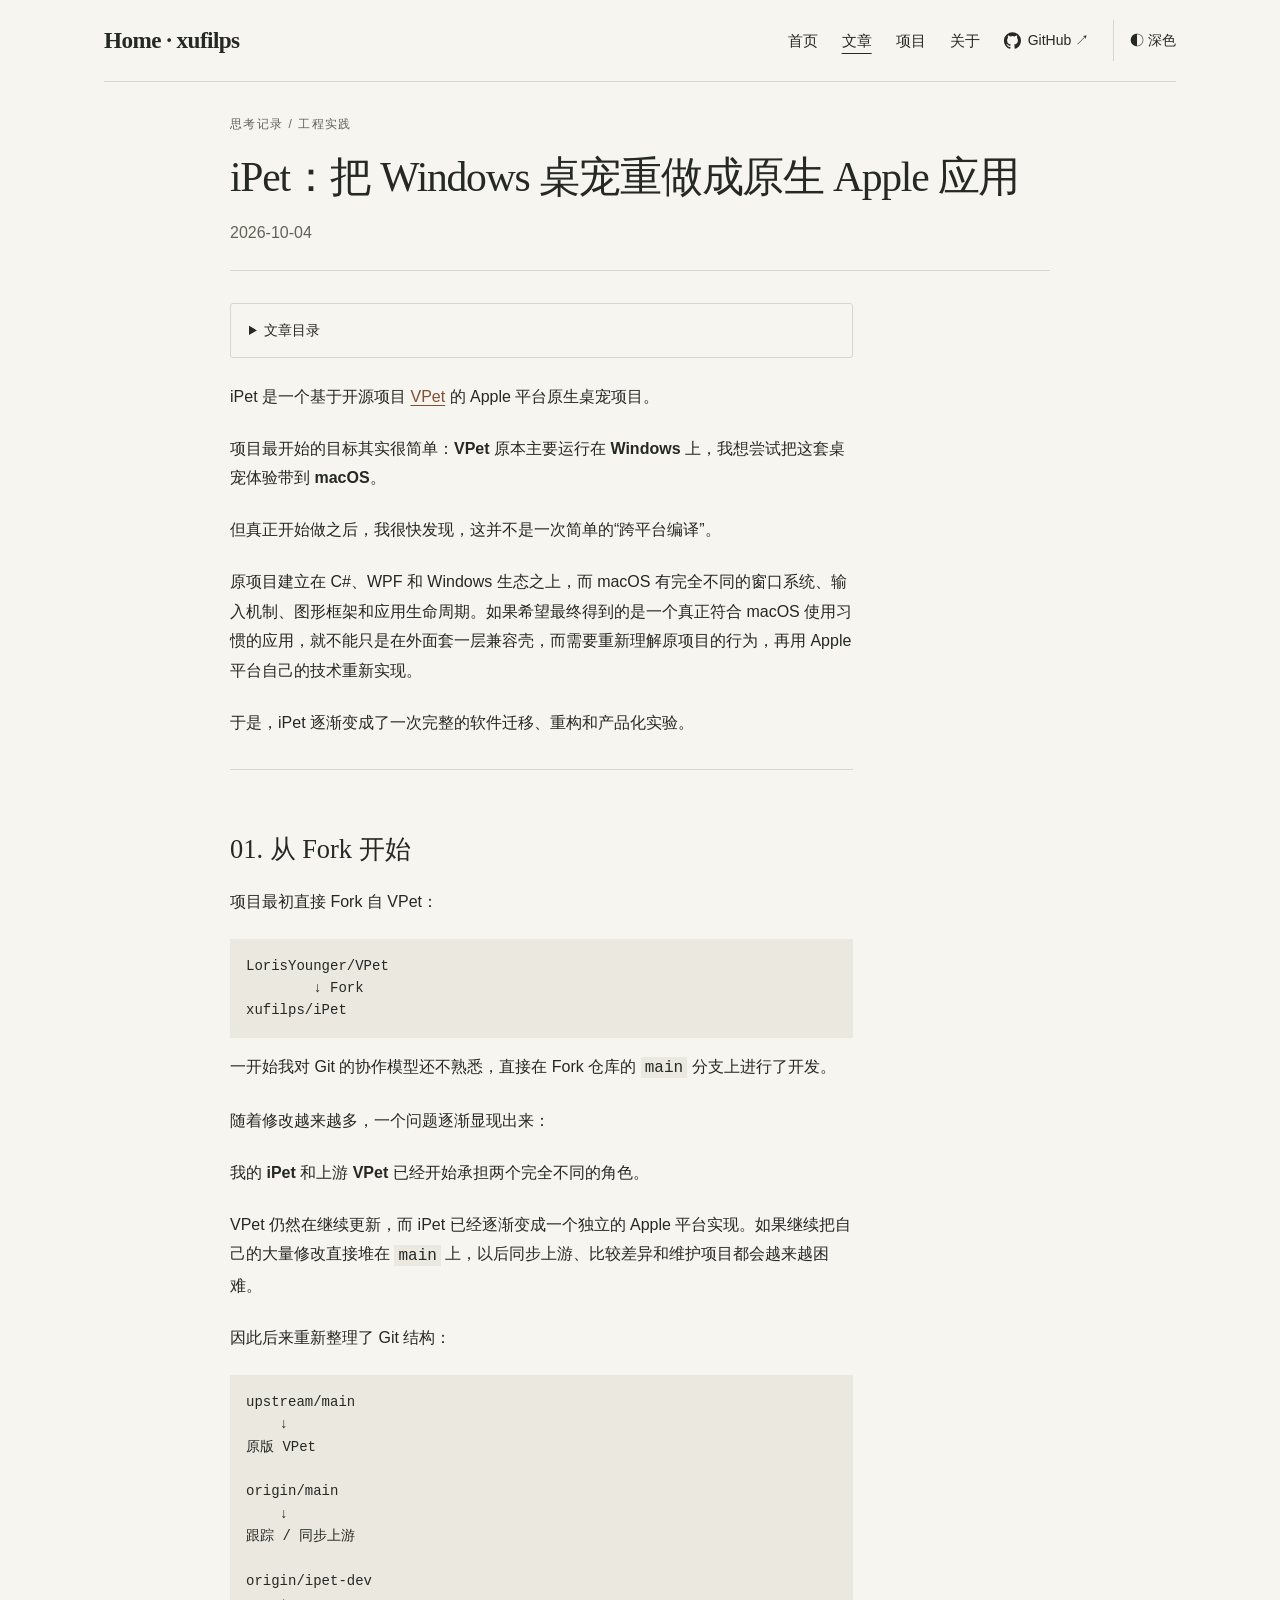
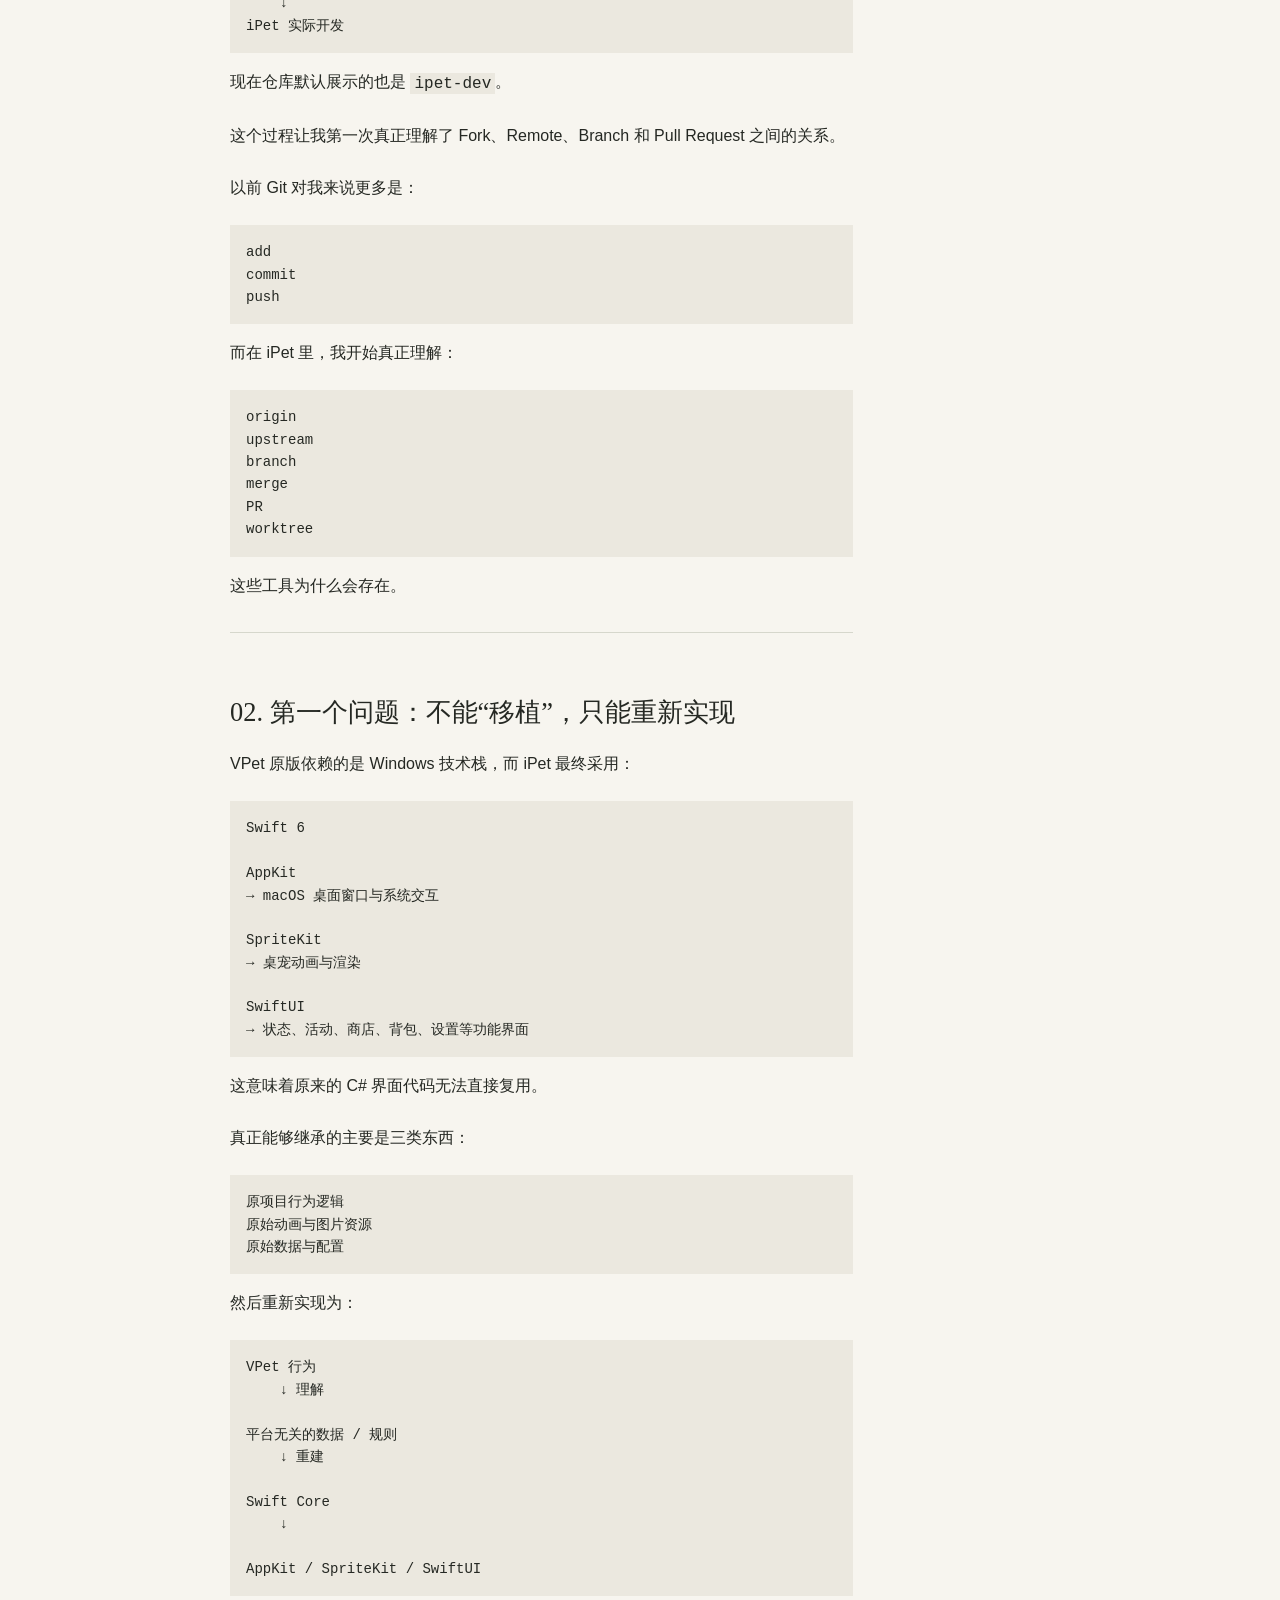
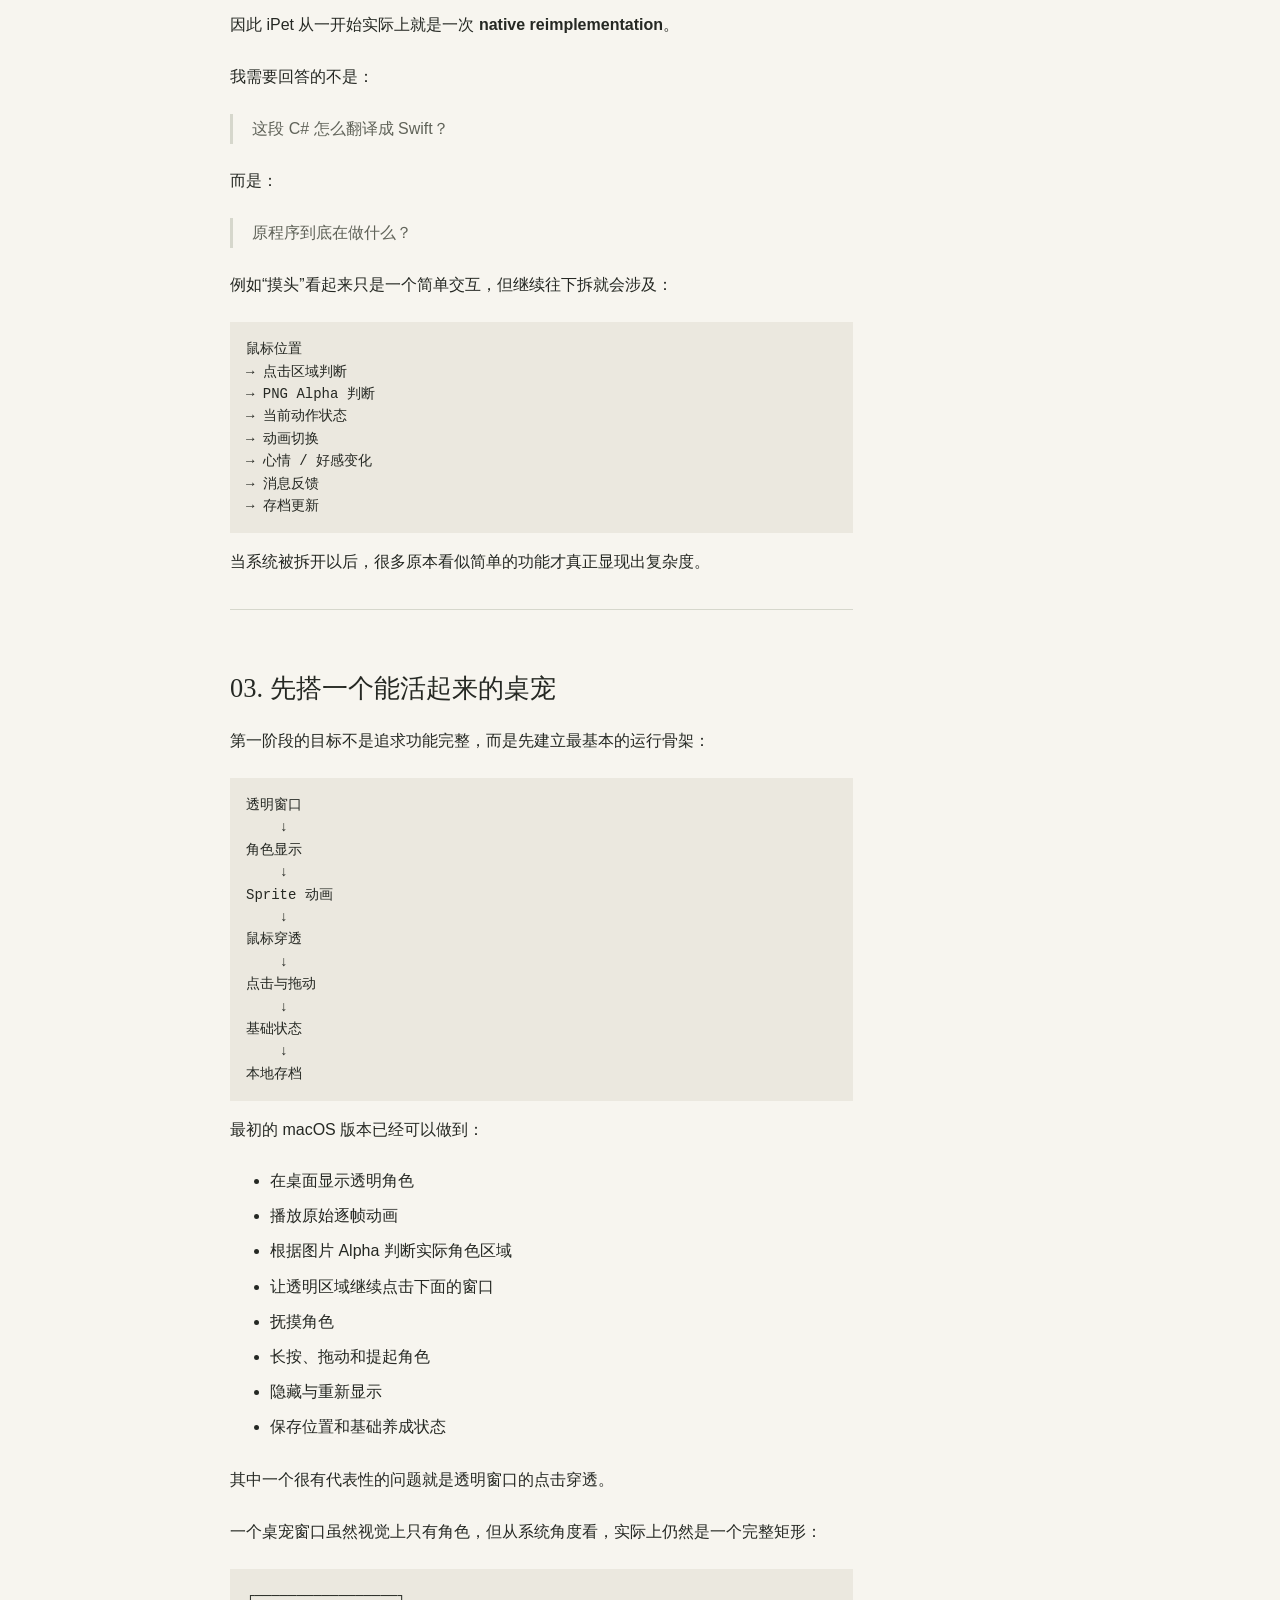
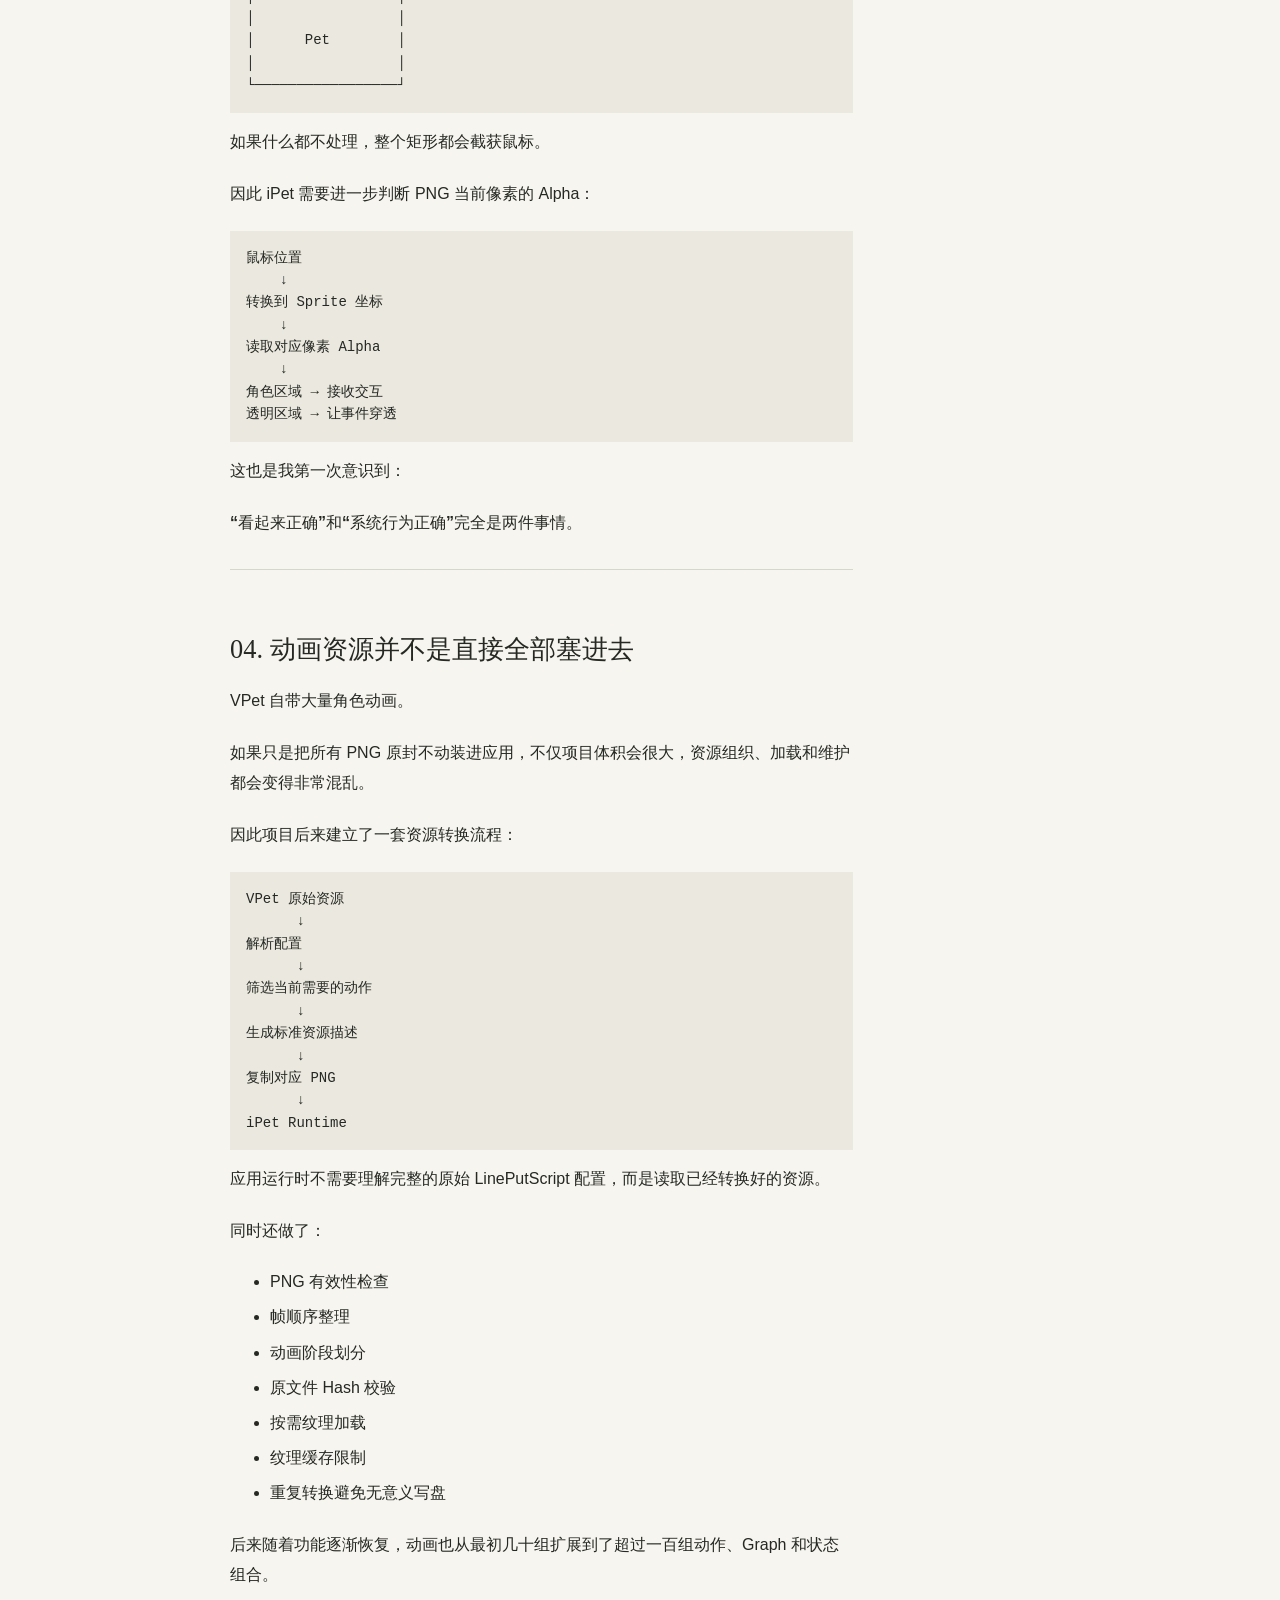
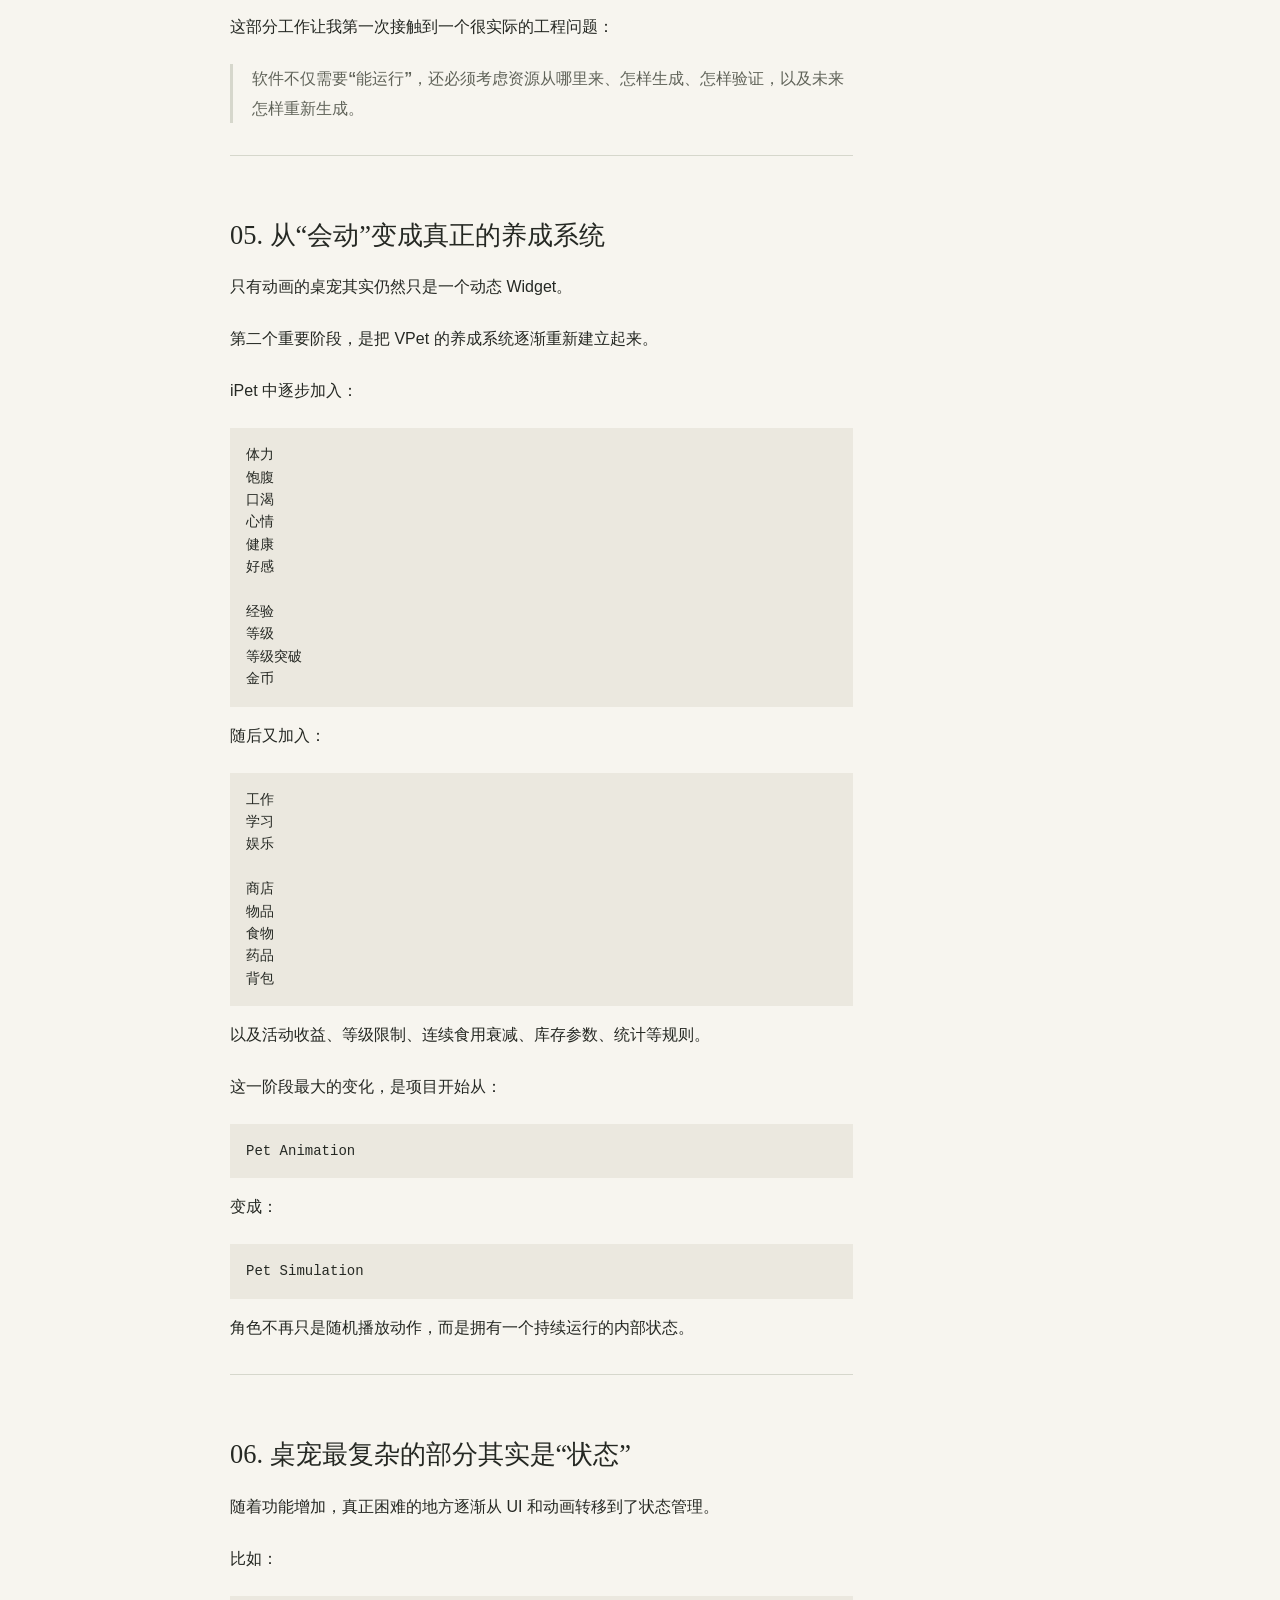
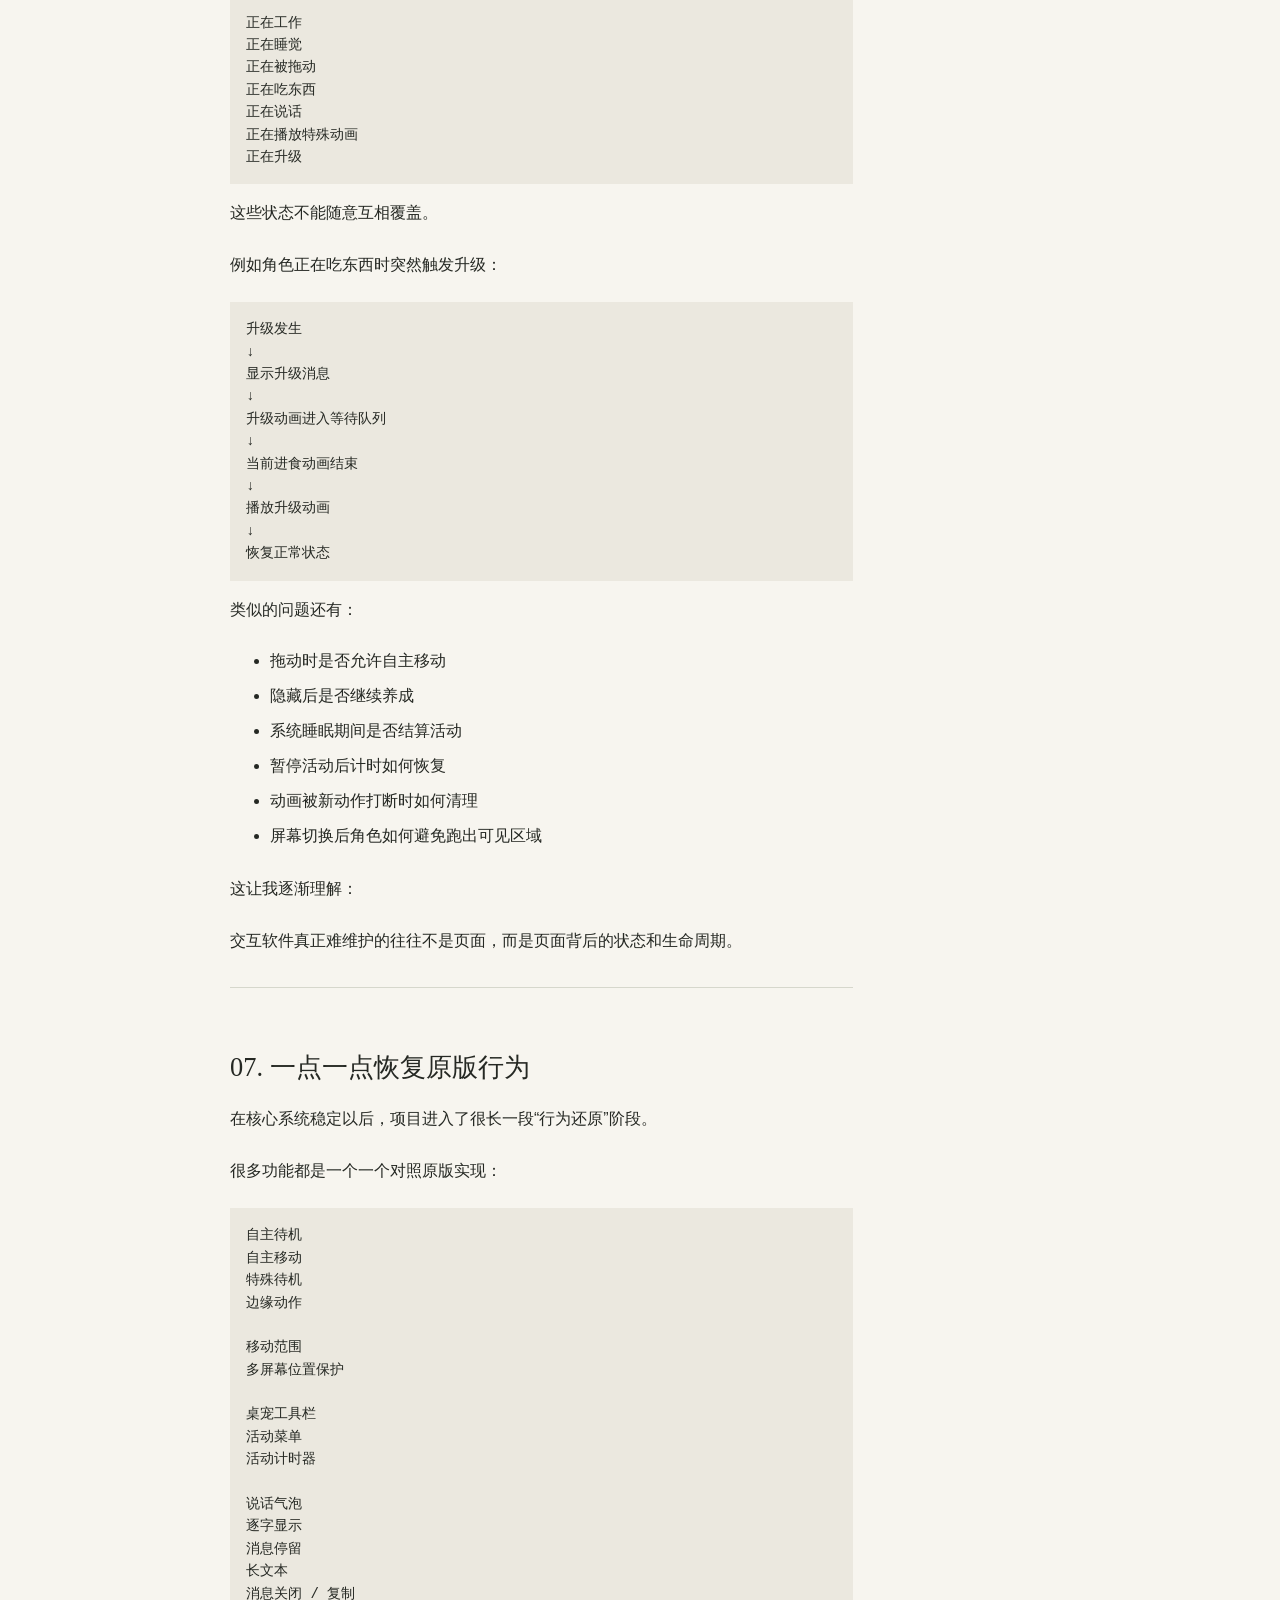
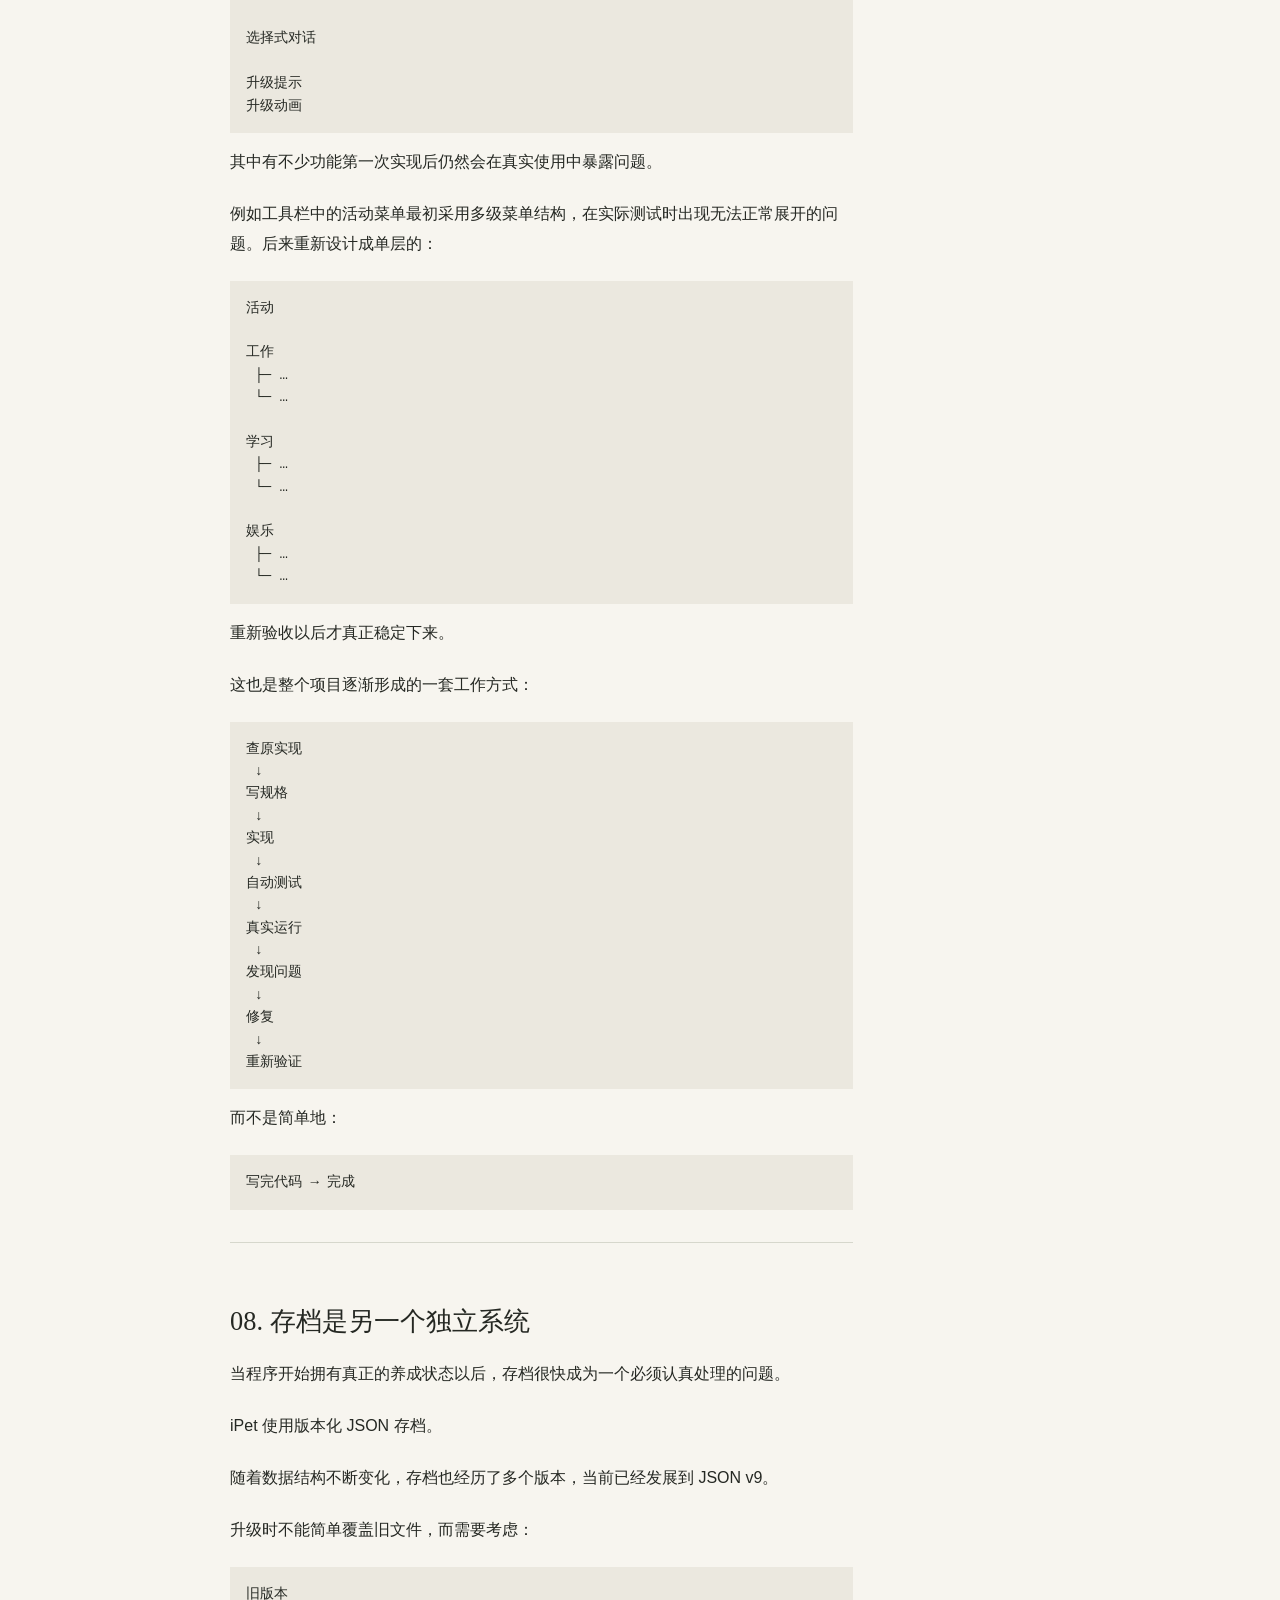
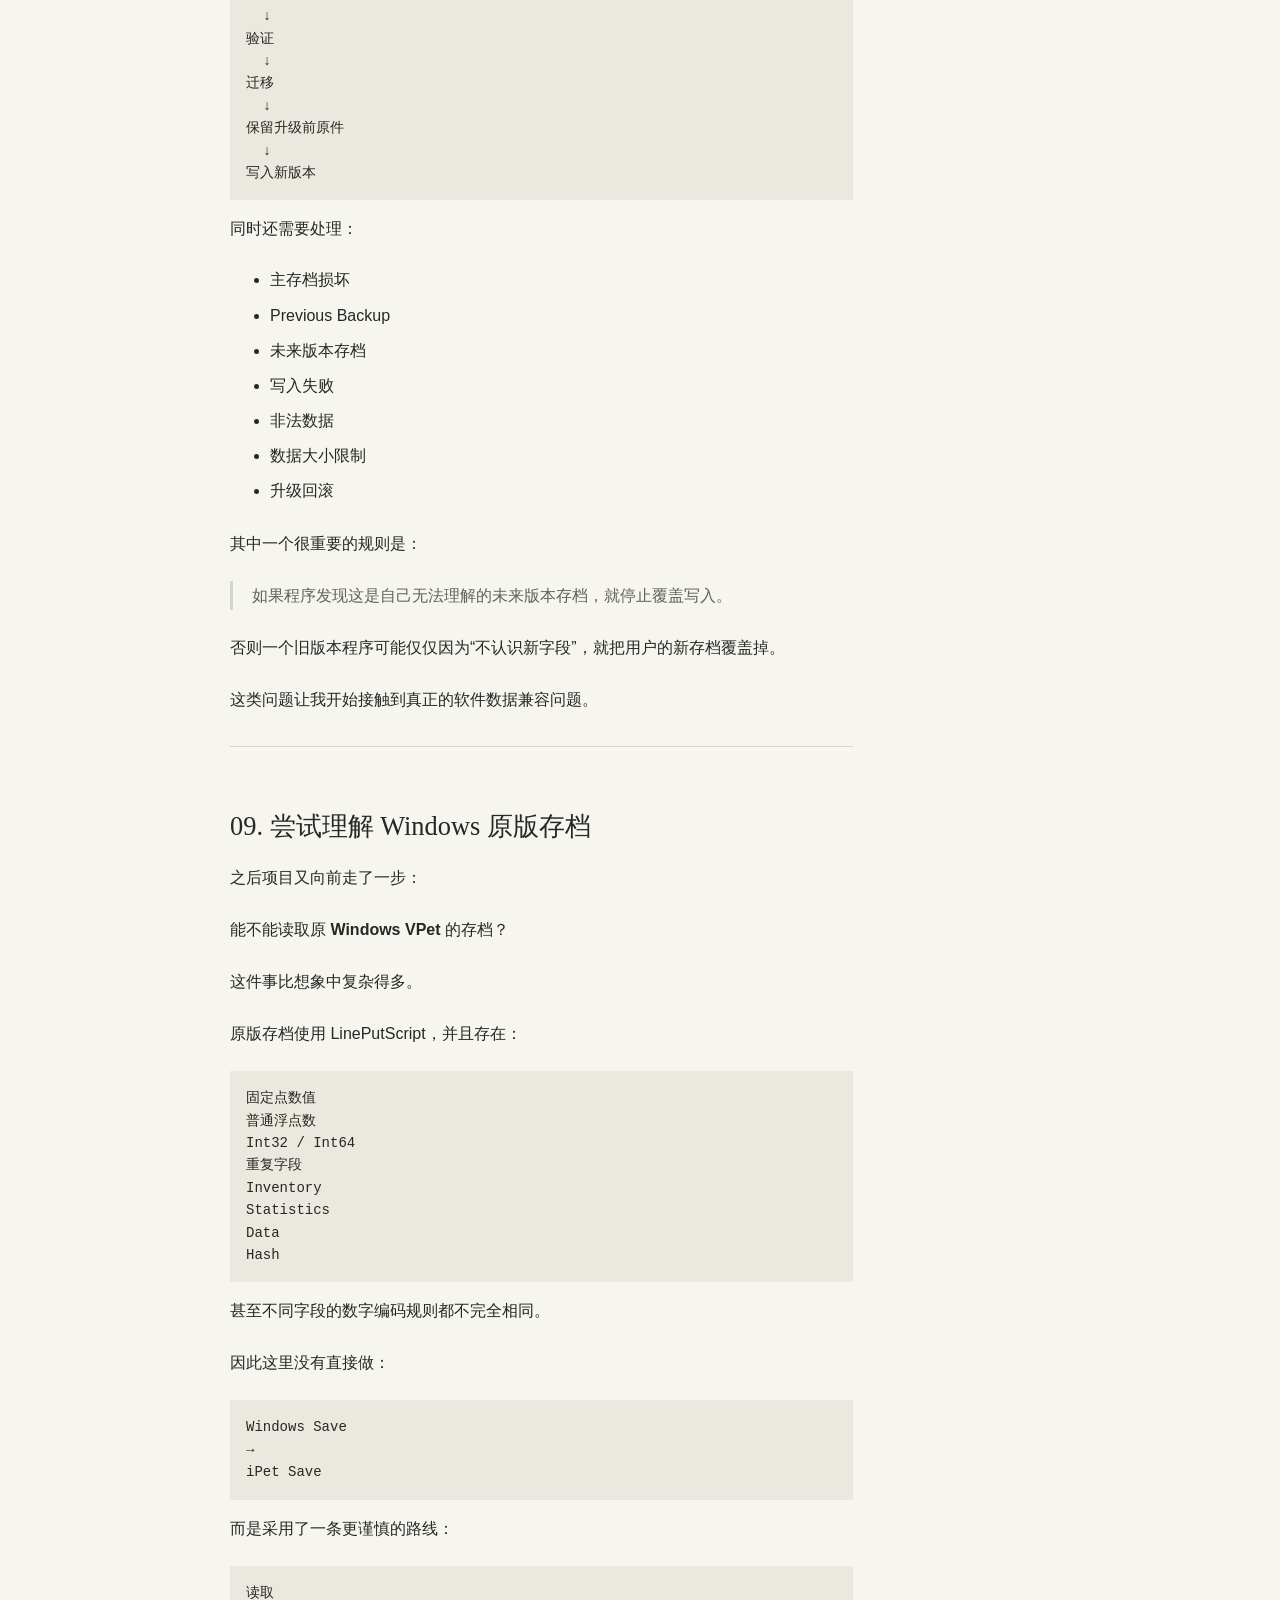
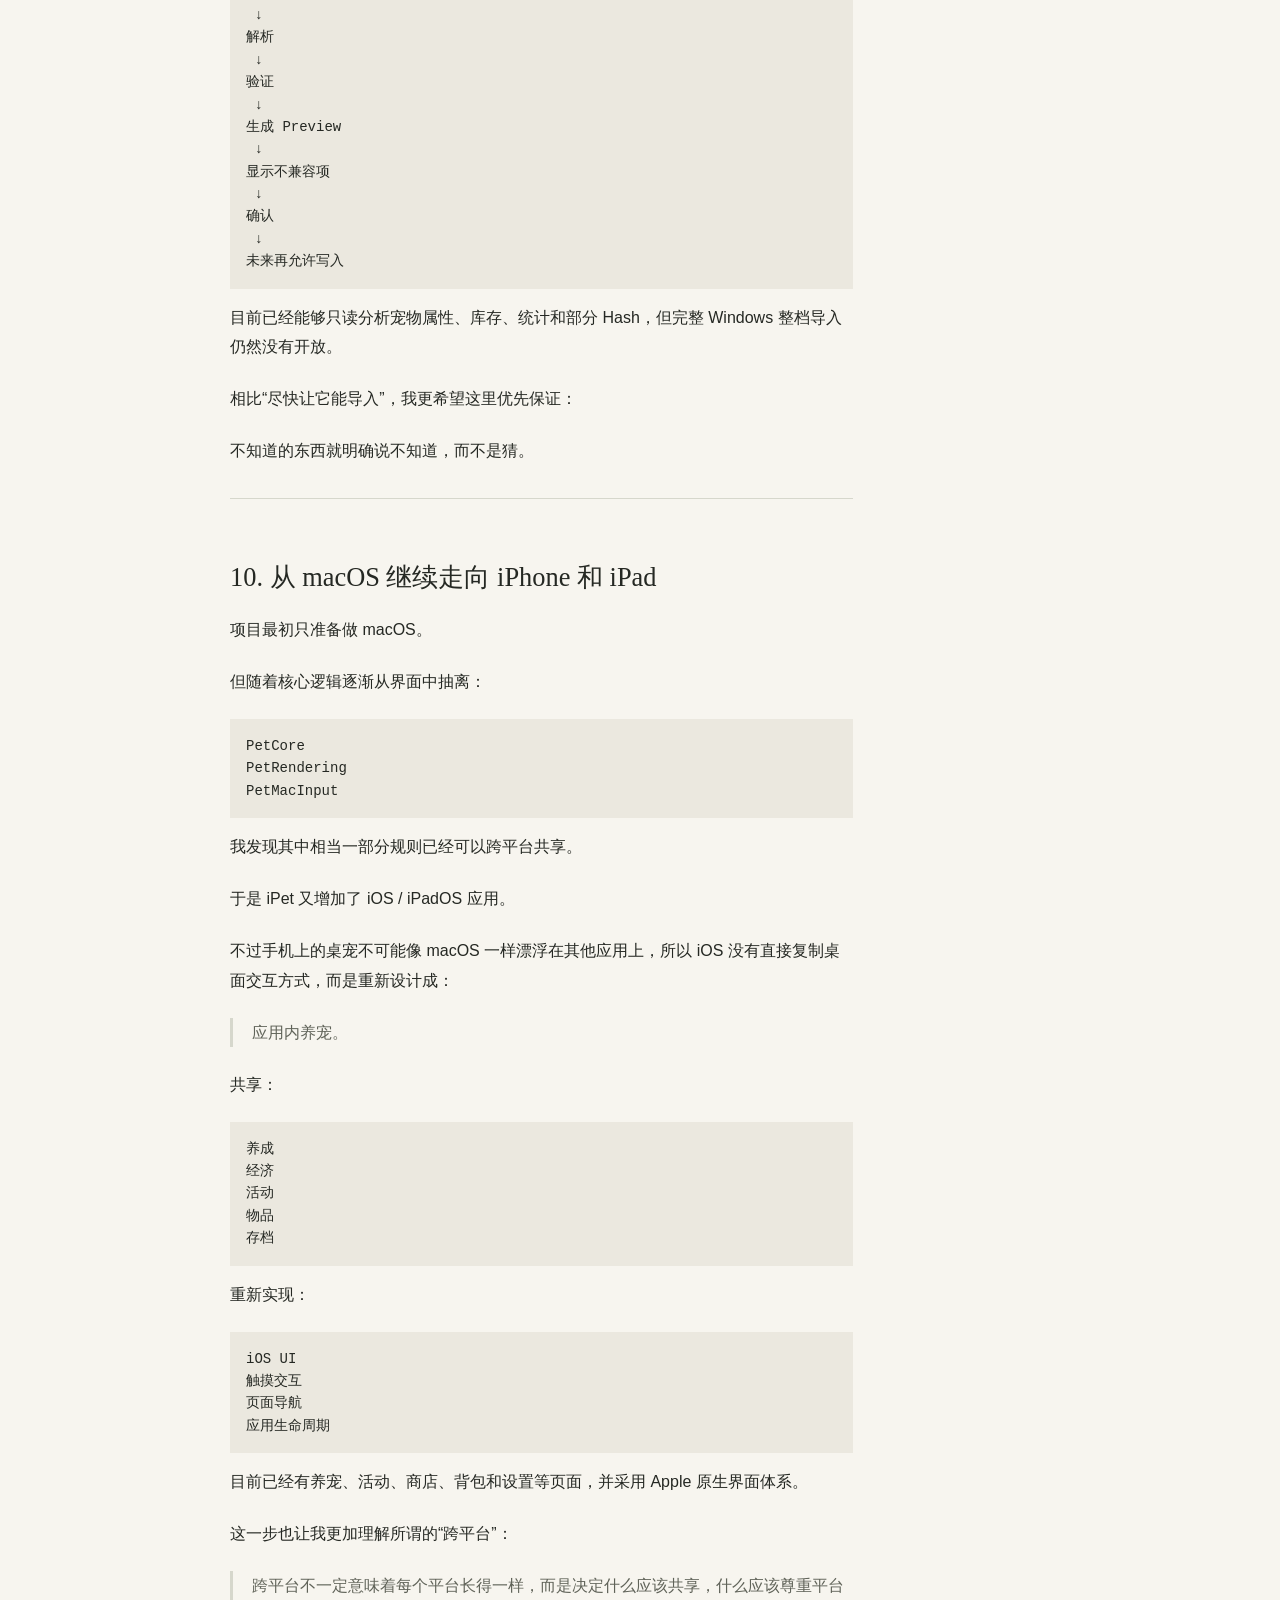
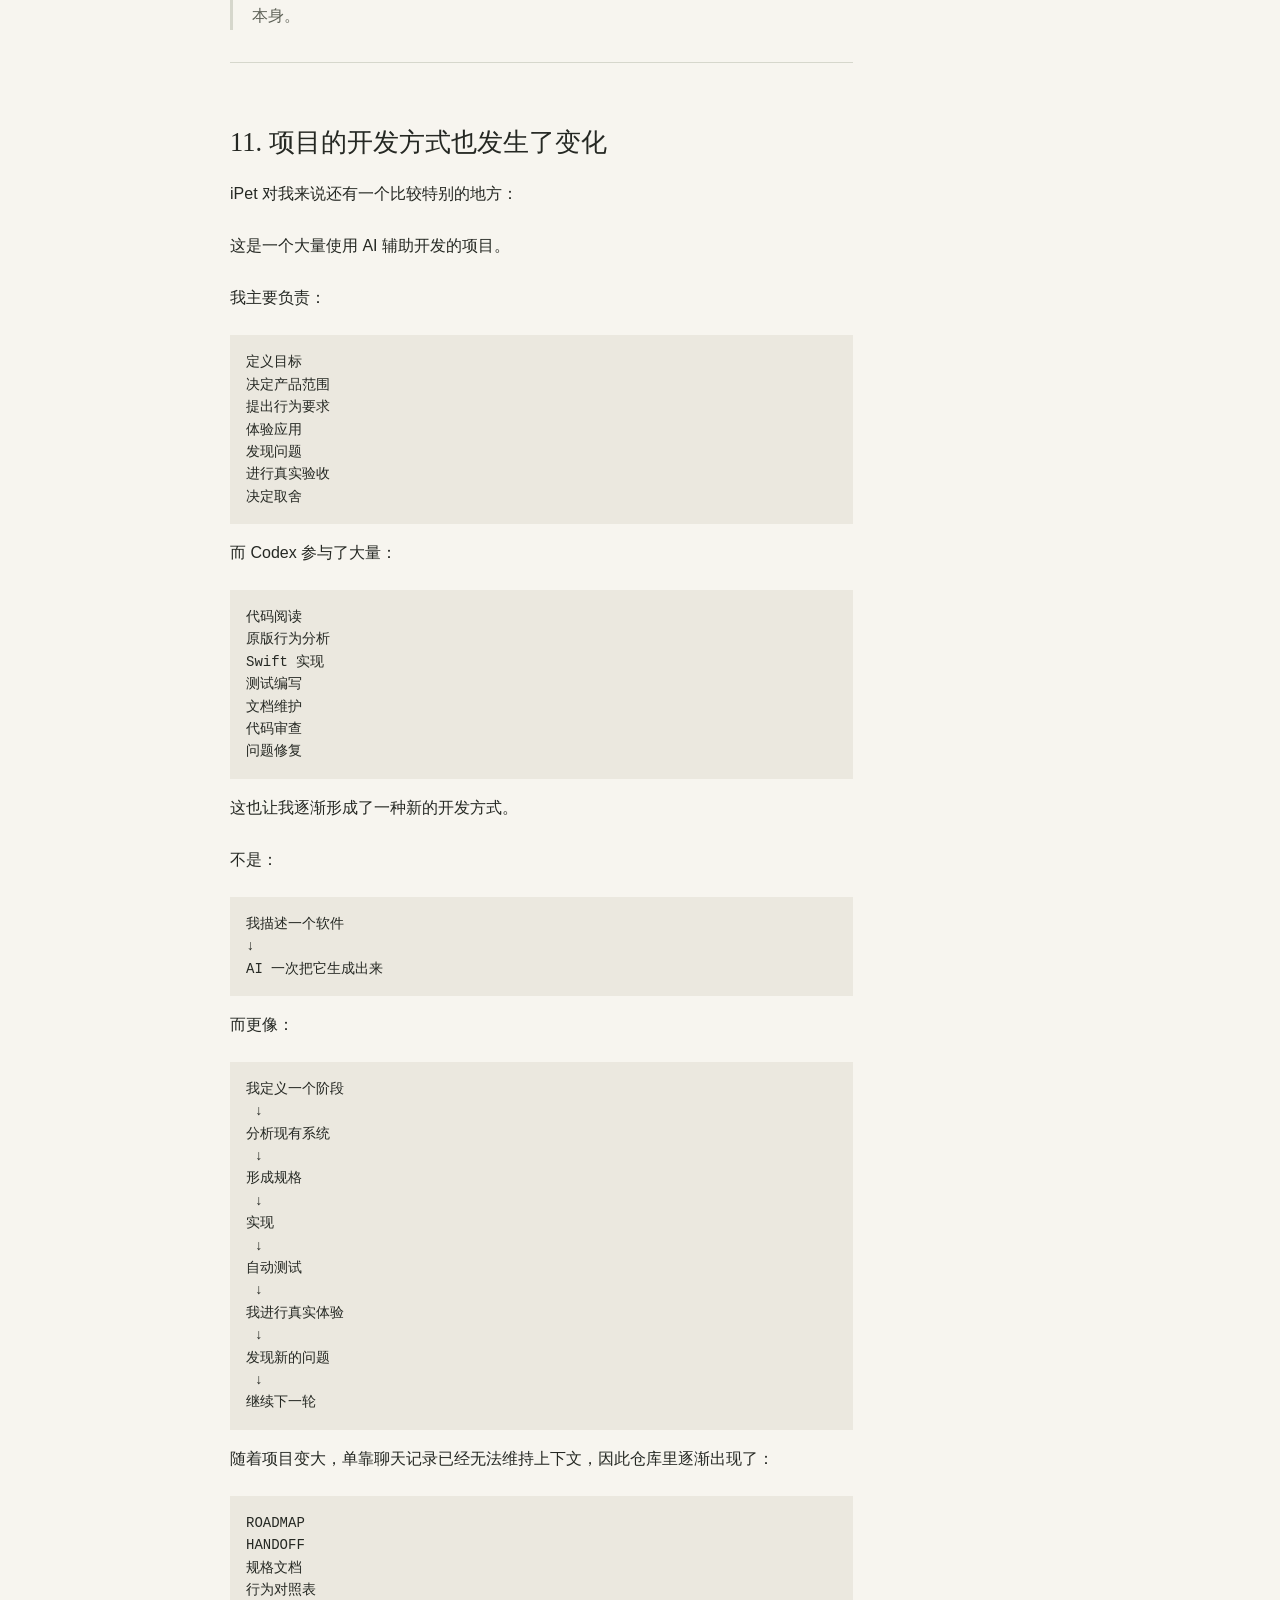
<file: writing/ipet-native-apple/index.html>
<!doctype html>
<html lang="zh-CN">
<head>
  <meta charset="utf-8">
  <meta name="viewport" content="width=device-width, initial-scale=1">
  <meta name="description" content="从 Windows VPet 到原生 Apple
应用：软件迁移、交互重构与 AI 协作开发的实践记录。">
  <meta name="color-scheme" content="light dark">
  <meta name="apple-mobile-web-app-title" content="xufilps">
  <link rel="icon" href="../../assets/site-icon.svg" type="image/svg+xml">
  <link rel="apple-touch-icon" href="../../apple-touch-icon.png" sizes="180x180">
  <title>iPet：把 Windows 桌宠重做成原生 Apple 应用 · xufilps</title>
  <link rel="stylesheet" href="../../styles.css">
  <script src="../../theme.js" defer></script>
</head>
<body>
  <a class="skip-link" href="#main">跳至正文</a>
  <div class="site-shell" id="top">
    <header class="site-header">
      <a class="brand" href="../../">Home · xufilps</a>
      <nav class="site-nav" aria-label="主导航">
        <a href="../../">首页</a>
        <a href="../" aria-current="page">文章</a>
        <a href="../../projects/">项目</a>
        <a href="../../about/">关于</a>
      </nav>
      <a class="github-nav" href="https://github.com/xufilps" target="_blank" rel="noopener noreferrer" aria-label="xufilps 的 GitHub 主页">GitHub ↗</a>
      <button class="theme-toggle" type="button" data-theme-toggle aria-label="切换至深色模式" aria-pressed="false" hidden>◐ 深色</button>
    </header>
    <main id="main" class="article-page">
      <header class="page-intro article-intro">
        <p class="eyebrow">思考记录 / 工程实践</p>
        <h1>iPet：把 Windows 桌宠重做成原生 Apple 应用</h1>
        <p class="article-meta"><time datetime="2026-10-04">2026-10-04</time></p>
      </header>
      <article class="article-body">
        <details class="project-toc">
          <summary>文章目录</summary>
          <nav aria-label="文章目录">
<ul>
<li><a href="#01-从-fork-开始" id="toc-01-从-fork-开始">01. 从 Fork
开始</a></li>
<li><a href="#02-第一个问题不能移植只能重新实现"
id="toc-02-第一个问题不能移植只能重新实现">02.
第一个问题：不能“移植”，只能重新实现</a></li>
<li><a href="#03-先搭一个能活起来的桌宠"
id="toc-03-先搭一个能活起来的桌宠">03. 先搭一个能活起来的桌宠</a></li>
<li><a href="#04-动画资源并不是直接全部塞进去"
id="toc-04-动画资源并不是直接全部塞进去">04.
动画资源并不是直接全部塞进去</a></li>
<li><a href="#05-从会动变成真正的养成系统"
id="toc-05-从会动变成真正的养成系统">05.
从“会动”变成真正的养成系统</a></li>
<li><a href="#06-桌宠最复杂的部分其实是状态"
id="toc-06-桌宠最复杂的部分其实是状态">06.
桌宠最复杂的部分其实是“状态”</a></li>
<li><a href="#07-一点一点恢复原版行为"
id="toc-07-一点一点恢复原版行为">07. 一点一点恢复原版行为</a></li>
<li><a href="#08-存档是另一个独立系统"
id="toc-08-存档是另一个独立系统">08. 存档是另一个独立系统</a></li>
<li><a href="#09-尝试理解-windows-原版存档"
id="toc-09-尝试理解-windows-原版存档">09. 尝试理解 Windows
原版存档</a></li>
<li><a href="#10-从-macos-继续走向-iphone-和-ipad"
id="toc-10-从-macos-继续走向-iphone-和-ipad">10. 从 macOS 继续走向
iPhone 和 iPad</a></li>
<li><a href="#11-项目的开发方式也发生了变化"
id="toc-11-项目的开发方式也发生了变化">11.
项目的开发方式也发生了变化</a></li>
<li><a href="#12-git-也从上传代码变成了工程的一部分"
id="toc-12-git-也从上传代码变成了工程的一部分">12. Git
也从“上传代码”变成了工程的一部分</a></li>
<li><a href="#13-当前的-ipet" id="toc-13-当前的-ipet">13. 当前的
iPet</a></li>
<li><a href="#14-我从这个项目里学到的东西"
id="toc-14-我从这个项目里学到的东西">14.
我从这个项目里学到的东西</a></li>
</ul>
          </nav>
        </details>
<p>iPet 是一个基于开源项目 <a
href="https://github.com/LorisYounger/VPet">VPet</a> 的 Apple
平台原生桌宠项目。</p>
<p>项目最开始的目标其实很简单：<strong>VPet 原本主要运行在 Windows
上，我想尝试把这套桌宠体验带到 macOS。</strong></p>
<p>但真正开始做之后，我很快发现，这并不是一次简单的“跨平台编译”。</p>
<p>原项目建立在 C#、WPF 和 Windows 生态之上，而 macOS
有完全不同的窗口系统、输入机制、图形框架和应用生命周期。如果希望最终得到的是一个真正符合
macOS
使用习惯的应用，就不能只是在外面套一层兼容壳，而需要重新理解原项目的行为，再用
Apple 平台自己的技术重新实现。</p>
<p>于是，iPet
逐渐变成了一次完整的<strong>软件迁移、重构和产品化实验</strong>。</p>
<hr />
<h2 id="01-从-fork-开始">01. 从 Fork 开始</h2>
<p>项目最初直接 Fork 自 VPet：</p>
<pre class="text"><code>LorisYounger/VPet
        ↓ Fork
xufilps/iPet</code></pre>
<p>一开始我对 Git 的协作模型还不熟悉，直接在 Fork 仓库的
<code>main</code> 分支上进行了开发。</p>
<p>随着修改越来越多，一个问题逐渐显现出来：</p>
<p><strong>我的 iPet 和上游 VPet
已经开始承担两个完全不同的角色。</strong></p>
<p>VPet 仍然在继续更新，而 iPet 已经逐渐变成一个独立的 Apple
平台实现。如果继续把自己的大量修改直接堆在 <code>main</code>
上，以后同步上游、比较差异和维护项目都会越来越困难。</p>
<p>因此后来重新整理了 Git 结构：</p>
<pre class="text"><code>upstream/main
    ↓
原版 VPet

origin/main
    ↓
跟踪 / 同步上游

origin/ipet-dev
    ↓
iPet 实际开发</code></pre>
<p>现在仓库默认展示的也是 <code>ipet-dev</code>。</p>
<p>这个过程让我第一次真正理解了 Fork、Remote、Branch 和 Pull Request
之间的关系。</p>
<p>以前 Git 对我来说更多是：</p>
<pre class="text"><code>add
commit
push</code></pre>
<p>而在 iPet 里，我开始真正理解：</p>
<pre class="text"><code>origin
upstream
branch
merge
PR
worktree</code></pre>
<p>这些工具为什么会存在。</p>
<hr />
<h2 id="02-第一个问题不能移植只能重新实现">02.
第一个问题：不能“移植”，只能重新实现</h2>
<p>VPet 原版依赖的是 Windows 技术栈，而 iPet 最终采用：</p>
<pre class="text"><code>Swift 6

AppKit
→ macOS 桌面窗口与系统交互

SpriteKit
→ 桌宠动画与渲染

SwiftUI
→ 状态、活动、商店、背包、设置等功能界面</code></pre>
<p>这意味着原来的 C# 界面代码无法直接复用。</p>
<p>真正能够继承的主要是三类东西：</p>
<pre class="text"><code>原项目行为逻辑
原始动画与图片资源
原始数据与配置</code></pre>
<p>然后重新实现为：</p>
<pre class="text"><code>VPet 行为
    ↓ 理解

平台无关的数据 / 规则
    ↓ 重建

Swift Core
    ↓

AppKit / SpriteKit / SwiftUI</code></pre>
<p>因此 iPet 从一开始实际上就是一次 <strong>native
reimplementation</strong>。</p>
<p>我需要回答的不是：</p>
<blockquote>
<p>这段 C# 怎么翻译成 Swift？</p>
</blockquote>
<p>而是：</p>
<blockquote>
<p>原程序到底在做什么？</p>
</blockquote>
<p>例如“摸头”看起来只是一个简单交互，但继续往下拆就会涉及：</p>
<pre class="text"><code>鼠标位置
→ 点击区域判断
→ PNG Alpha 判断
→ 当前动作状态
→ 动画切换
→ 心情 / 好感变化
→ 消息反馈
→ 存档更新</code></pre>
<p>当系统被拆开以后，很多原本看似简单的功能才真正显现出复杂度。</p>
<hr />
<h2 id="03-先搭一个能活起来的桌宠">03. 先搭一个能活起来的桌宠</h2>
<p>第一阶段的目标不是追求功能完整，而是先建立最基本的运行骨架：</p>
<pre class="text"><code>透明窗口
    ↓
角色显示
    ↓
Sprite 动画
    ↓
鼠标穿透
    ↓
点击与拖动
    ↓
基础状态
    ↓
本地存档</code></pre>
<p>最初的 macOS 版本已经可以做到：</p>
<ul>
<li>在桌面显示透明角色</li>
<li>播放原始逐帧动画</li>
<li>根据图片 Alpha 判断实际角色区域</li>
<li>让透明区域继续点击下面的窗口</li>
<li>抚摸角色</li>
<li>长按、拖动和提起角色</li>
<li>隐藏与重新显示</li>
<li>保存位置和基础养成状态</li>
</ul>
<p>其中一个很有代表性的问题就是<strong>透明窗口的点击穿透</strong>。</p>
<p>一个桌宠窗口虽然视觉上只有角色，但从系统角度看，实际上仍然是一个完整矩形：</p>
<pre class="text"><code>┌─────────────────┐
│                 │
│      Pet        │
│                 │
└─────────────────┘</code></pre>
<p>如果什么都不处理，整个矩形都会截获鼠标。</p>
<p>因此 iPet 需要进一步判断 PNG 当前像素的 Alpha：</p>
<pre class="text"><code>鼠标位置
    ↓
转换到 Sprite 坐标
    ↓
读取对应像素 Alpha
    ↓
角色区域 → 接收交互
透明区域 → 让事件穿透</code></pre>
<p>这也是我第一次意识到：</p>
<p><strong>“看起来正确”和“系统行为正确”完全是两件事情。</strong></p>
<hr />
<h2 id="04-动画资源并不是直接全部塞进去">04.
动画资源并不是直接全部塞进去</h2>
<p>VPet 自带大量角色动画。</p>
<p>如果只是把所有 PNG
原封不动装进应用，不仅项目体积会很大，资源组织、加载和维护都会变得非常混乱。</p>
<p>因此项目后来建立了一套资源转换流程：</p>
<pre class="text"><code>VPet 原始资源
      ↓
解析配置
      ↓
筛选当前需要的动作
      ↓
生成标准资源描述
      ↓
复制对应 PNG
      ↓
iPet Runtime</code></pre>
<p>应用运行时不需要理解完整的原始 LinePutScript
配置，而是读取已经转换好的资源。</p>
<p>同时还做了：</p>
<ul>
<li>PNG 有效性检查</li>
<li>帧顺序整理</li>
<li>动画阶段划分</li>
<li>原文件 Hash 校验</li>
<li>按需纹理加载</li>
<li>纹理缓存限制</li>
<li>重复转换避免无意义写盘</li>
</ul>
<p>后来随着功能逐渐恢复，动画也从最初几十组扩展到了超过一百组动作、Graph
和状态组合。</p>
<p>这部分工作让我第一次接触到一个很实际的工程问题：</p>
<blockquote>
<p><strong>软件不仅需要“能运行”，还必须考虑资源从哪里来、怎样生成、怎样验证，以及未来怎样重新生成。</strong></p>
</blockquote>
<hr />
<h2 id="05-从会动变成真正的养成系统">05. 从“会动”变成真正的养成系统</h2>
<p>只有动画的桌宠其实仍然只是一个动态 Widget。</p>
<p>第二个重要阶段，是把 VPet 的养成系统逐渐重新建立起来。</p>
<p>iPet 中逐步加入：</p>
<pre class="text"><code>体力
饱腹
口渴
心情
健康
好感

经验
等级
等级突破
金币</code></pre>
<p>随后又加入：</p>
<pre class="text"><code>工作
学习
娱乐

商店
物品
食物
药品
背包</code></pre>
<p>以及活动收益、等级限制、连续食用衰减、库存参数、统计等规则。</p>
<p>这一阶段最大的变化，是项目开始从：</p>
<pre class="text"><code>Pet Animation</code></pre>
<p>变成：</p>
<pre class="text"><code>Pet Simulation</code></pre>
<p>角色不再只是随机播放动作，而是拥有一个持续运行的内部状态。</p>
<hr />
<h2 id="06-桌宠最复杂的部分其实是状态">06.
桌宠最复杂的部分其实是“状态”</h2>
<p>随着功能增加，真正困难的地方逐渐从 UI 和动画转移到了状态管理。</p>
<p>比如：</p>
<pre class="text"><code>正在工作
正在睡觉
正在被拖动
正在吃东西
正在说话
正在播放特殊动画
正在升级</code></pre>
<p>这些状态不能随意互相覆盖。</p>
<p>例如角色正在吃东西时突然触发升级：</p>
<pre class="text"><code>升级发生
↓
显示升级消息
↓
升级动画进入等待队列
↓
当前进食动画结束
↓
播放升级动画
↓
恢复正常状态</code></pre>
<p>类似的问题还有：</p>
<ul>
<li>拖动时是否允许自主移动</li>
<li>隐藏后是否继续养成</li>
<li>系统睡眠期间是否结算活动</li>
<li>暂停活动后计时如何恢复</li>
<li>动画被新动作打断时如何清理</li>
<li>屏幕切换后角色如何避免跑出可见区域</li>
</ul>
<p>这让我逐渐理解：</p>
<p><strong>交互软件真正难维护的往往不是页面，而是页面背后的状态和生命周期。</strong></p>
<hr />
<h2 id="07-一点一点恢复原版行为">07. 一点一点恢复原版行为</h2>
<p>在核心系统稳定以后，项目进入了很长一段“行为还原”阶段。</p>
<p>很多功能都是一个一个对照原版实现：</p>
<pre class="text"><code>自主待机
自主移动
特殊待机
边缘动作

移动范围
多屏幕位置保护

桌宠工具栏
活动菜单
活动计时器

说话气泡
逐字显示
消息停留
长文本
消息关闭 / 复制

选择式对话

升级提示
升级动画</code></pre>
<p>其中有不少功能第一次实现后仍然会在真实使用中暴露问题。</p>
<p>例如工具栏中的活动菜单最初采用多级菜单结构，在实际测试时出现无法正常展开的问题。后来重新设计成单层的：</p>
<pre class="text"><code>活动

工作
 ├─ …
 └─ …

学习
 ├─ …
 └─ …

娱乐
 ├─ …
 └─ …</code></pre>
<p>重新验收以后才真正稳定下来。</p>
<p>这也是整个项目逐渐形成的一套工作方式：</p>
<pre class="text"><code>查原实现
 ↓
写规格
 ↓
实现
 ↓
自动测试
 ↓
真实运行
 ↓
发现问题
 ↓
修复
 ↓
重新验证</code></pre>
<p>而不是简单地：</p>
<pre class="text"><code>写完代码 → 完成</code></pre>
<hr />
<h2 id="08-存档是另一个独立系统">08. 存档是另一个独立系统</h2>
<p>当程序开始拥有真正的养成状态以后，存档很快成为一个必须认真处理的问题。</p>
<p>iPet 使用版本化 JSON 存档。</p>
<p>随着数据结构不断变化，存档也经历了多个版本，当前已经发展到 JSON
v9。</p>
<p>升级时不能简单覆盖旧文件，而需要考虑：</p>
<pre class="text"><code>旧版本
  ↓
验证
  ↓
迁移
  ↓
保留升级前原件
  ↓
写入新版本</code></pre>
<p>同时还需要处理：</p>
<ul>
<li>主存档损坏</li>
<li>Previous Backup</li>
<li>未来版本存档</li>
<li>写入失败</li>
<li>非法数据</li>
<li>数据大小限制</li>
<li>升级回滚</li>
</ul>
<p>其中一个很重要的规则是：</p>
<blockquote>
<p>如果程序发现这是自己无法理解的未来版本存档，就停止覆盖写入。</p>
</blockquote>
<p>否则一个旧版本程序可能仅仅因为“不认识新字段”，就把用户的新存档覆盖掉。</p>
<p>这类问题让我开始接触到真正的软件数据兼容问题。</p>
<hr />
<h2 id="09-尝试理解-windows-原版存档">09. 尝试理解 Windows 原版存档</h2>
<p>之后项目又向前走了一步：</p>
<p><strong>能不能读取原 Windows VPet 的存档？</strong></p>
<p>这件事比想象中复杂得多。</p>
<p>原版存档使用 LinePutScript，并且存在：</p>
<pre class="text"><code>固定点数值
普通浮点数
Int32 / Int64
重复字段
Inventory
Statistics
Data
Hash</code></pre>
<p>甚至不同字段的数字编码规则都不完全相同。</p>
<p>因此这里没有直接做：</p>
<pre class="text"><code>Windows Save
→
iPet Save</code></pre>
<p>而是采用了一条更谨慎的路线：</p>
<pre class="text"><code>读取
 ↓
解析
 ↓
验证
 ↓
生成 Preview
 ↓
显示不兼容项
 ↓
确认
 ↓
未来再允许写入</code></pre>
<p>目前已经能够只读分析宠物属性、库存、统计和部分 Hash，但完整 Windows
整档导入仍然没有开放。</p>
<p>相比“尽快让它能导入”，我更希望这里优先保证：</p>
<p><strong>不知道的东西就明确说不知道，而不是猜。</strong></p>
<hr />
<h2 id="10-从-macos-继续走向-iphone-和-ipad">10. 从 macOS 继续走向
iPhone 和 iPad</h2>
<p>项目最初只准备做 macOS。</p>
<p>但随着核心逻辑逐渐从界面中抽离：</p>
<pre class="text"><code>PetCore
PetRendering
PetMacInput</code></pre>
<p>我发现其中相当一部分规则已经可以跨平台共享。</p>
<p>于是 iPet 又增加了 iOS / iPadOS 应用。</p>
<p>不过手机上的桌宠不可能像 macOS 一样漂浮在其他应用上，所以 iOS
没有直接复制桌面交互方式，而是重新设计成：</p>
<blockquote>
<p><strong>应用内养宠。</strong></p>
</blockquote>
<p>共享：</p>
<pre class="text"><code>养成
经济
活动
物品
存档</code></pre>
<p>重新实现：</p>
<pre class="text"><code>iOS UI
触摸交互
页面导航
应用生命周期</code></pre>
<p>目前已经有养宠、活动、商店、背包和设置等页面，并采用 Apple
原生界面体系。</p>
<p>这一步也让我更加理解所谓的“跨平台”：</p>
<blockquote>
<p>跨平台不一定意味着每个平台长得一样，而是决定什么应该共享，什么应该尊重平台本身。</p>
</blockquote>
<hr />
<h2 id="11-项目的开发方式也发生了变化">11.
项目的开发方式也发生了变化</h2>
<p>iPet 对我来说还有一个比较特别的地方：</p>
<p>这是一个大量使用 AI 辅助开发的项目。</p>
<p>我主要负责：</p>
<pre class="text"><code>定义目标
决定产品范围
提出行为要求
体验应用
发现问题
进行真实验收
决定取舍</code></pre>
<p>而 Codex 参与了大量：</p>
<pre class="text"><code>代码阅读
原版行为分析
Swift 实现
测试编写
文档维护
代码审查
问题修复</code></pre>
<p>这也让我逐渐形成了一种新的开发方式。</p>
<p>不是：</p>
<pre class="text"><code>我描述一个软件
↓
AI 一次把它生成出来</code></pre>
<p>而更像：</p>
<pre class="text"><code>我定义一个阶段
 ↓
分析现有系统
 ↓
形成规格
 ↓
实现
 ↓
自动测试
 ↓
我进行真实体验
 ↓
发现新的问题
 ↓
继续下一轮</code></pre>
<p>随着项目变大，单靠聊天记录已经无法维持上下文，因此仓库里逐渐出现了：</p>
<pre class="text"><code>ROADMAP
HANDOFF
规格文档
行为对照表
上游差异矩阵
验收记录</code></pre>
<p>这些文档实际上成为了项目的长期记忆。</p>
<p>AI 负责执行大量工作，而
Git、文档、测试和规格负责让这些工作保持连续。</p>
<hr />
<h2 id="12-git-也从上传代码变成了工程的一部分">12. Git
也从“上传代码”变成了工程的一部分</h2>
<p>iPet 最开始让我真正开始使用 Git，并不仅仅是把代码上传到 GitHub。</p>
<p>后来逐渐形成：</p>
<pre class="text"><code>upstream
  │
  └── VPet 原项目

origin/main
  │
  └── 上游基线

origin/ipet-dev
  │
  └── iPet 开发</code></pre>
<p>如果需要同时处理不同分支，还可以使用 Git Worktree：</p>
<pre class="text"><code>iPet/
      → ipet-dev

iPet-main/
      → main

iPet-feature/
      → feature/...</code></pre>
<p>不同开发任务拥有各自的工作目录，而不是不断在一个目录里 checkout 来
checkout 去。</p>
<p>这是一个很小的变化，但也是我从“会使用 Git
命令”走向“开始理解版本控制工作流”的过程。</p>
<hr />
<h2 id="13-当前的-ipet">13. 当前的 iPet</h2>
<p>截至目前，iPet 已经不是最初那个“让角色在 Mac 上动起来”的实验。</p>
<p>它已经包含：</p>
<pre class="text"><code>macOS 原生透明桌宠

SpriteKit 动画系统

完整基础养成

工作 / 学习 / 娱乐活动

商店与背包

状态、统计与设置界面

自主行为与移动

消息与选择式对话

版本化本地存档

备份与恢复

Windows 存档兼容研究

iPhone / iPad 应用</code></pre>
<p>当前开发版本为 <strong>v0.2.0</strong>。</p>
<p>项目使用 Swift 6，当前主要面向 macOS 26、iOS 26 和 iPadOS 26。</p>
<p>自动验证已经覆盖数百项 Swift 测试以及额外的
Python、构建、资源和签名检查。</p>
<p>但它仍然不是一个“已经完成”的项目。</p>
<p>目前仍然存在：</p>
<ul>
<li>长时间真实运行测试</li>
<li>多显示器与系统睡眠完整验收</li>
<li>部分原版动画和界面行为</li>
<li>Windows 整档正式导入</li>
<li>iOS 真机完整验证</li>
<li>正式 Developer ID 签名、公证与发行</li>
</ul>
<p>等工作。</p>
<p>我更愿意把现在的 iPet 看成一个仍然持续演化的工程。</p>
<hr />
<h2 id="14-我从这个项目里学到的东西">14. 我从这个项目里学到的东西</h2>
<p>最开始做 iPet 时，我关注的问题可能只是：</p>
<blockquote>
<p>怎么让一个 Windows 桌宠跑在 Mac 上？</p>
</blockquote>
<p>但做到后面，我实际接触到的东西已经远远超过 Swift 本身：</p>
<pre class="text"><code>Git / GitHub
分支与上游管理

应用架构
模块划分

GUI 与事件系统

动画资源管线

状态机

持久化与数据迁移

兼容性

自动测试

真实设备验收

许可证与开源合规

项目文档

AI 协作开发</code></pre>
<p>它让我越来越明显地意识到：</p>
<p><strong>真正的软件工程不是“把功能写出来”，而是建立一套让功能能够持续存在、验证、修改和演进的系统。</strong></p>
<p>很多第一次接触时觉得多余的东西——分支、测试、规格、迁移、回滚、验收、文档——往往恰恰是在项目变大以后最重要的部分。</p>
<p>所以对我来说，iPet 的意义并不仅仅是做出了一个桌宠。</p>
<p>它更像是我第一次真正把一个已有的大型开源项目拆开、理解，再重新构造成属于自己的产品。</p>
<hr />
<p><strong>Project</strong></p>
<p>iPet<br />
Native VPet implementation for Apple platforms</p>
<p><strong>Tech</strong></p>
<p>Swift · AppKit · SpriteKit · SwiftUI · Git · GitHub</p>
<p><strong>Platform</strong></p>
<p>macOS · iOS · iPadOS</p>
<p><strong>Repository</strong></p>
<p><a
href="https://github.com/xufilps/iPet">https://github.com/xufilps/iPet</a></p>
<p><strong>Upstream</strong></p>
<p>VPet / LorisYounger<br />
<a
href="https://github.com/LorisYounger/VPet">https://github.com/LorisYounger/VPet</a></p>
      </article>
      <a class="article-back" href="../">← 返回文章目录</a>
    </main>
    <footer class="site-footer"><span>© 2026 xufilps · 作品与思考</span><a href="#top">返回顶部 ↑</a></footer>
  </div>
</body>
</html>
</file>
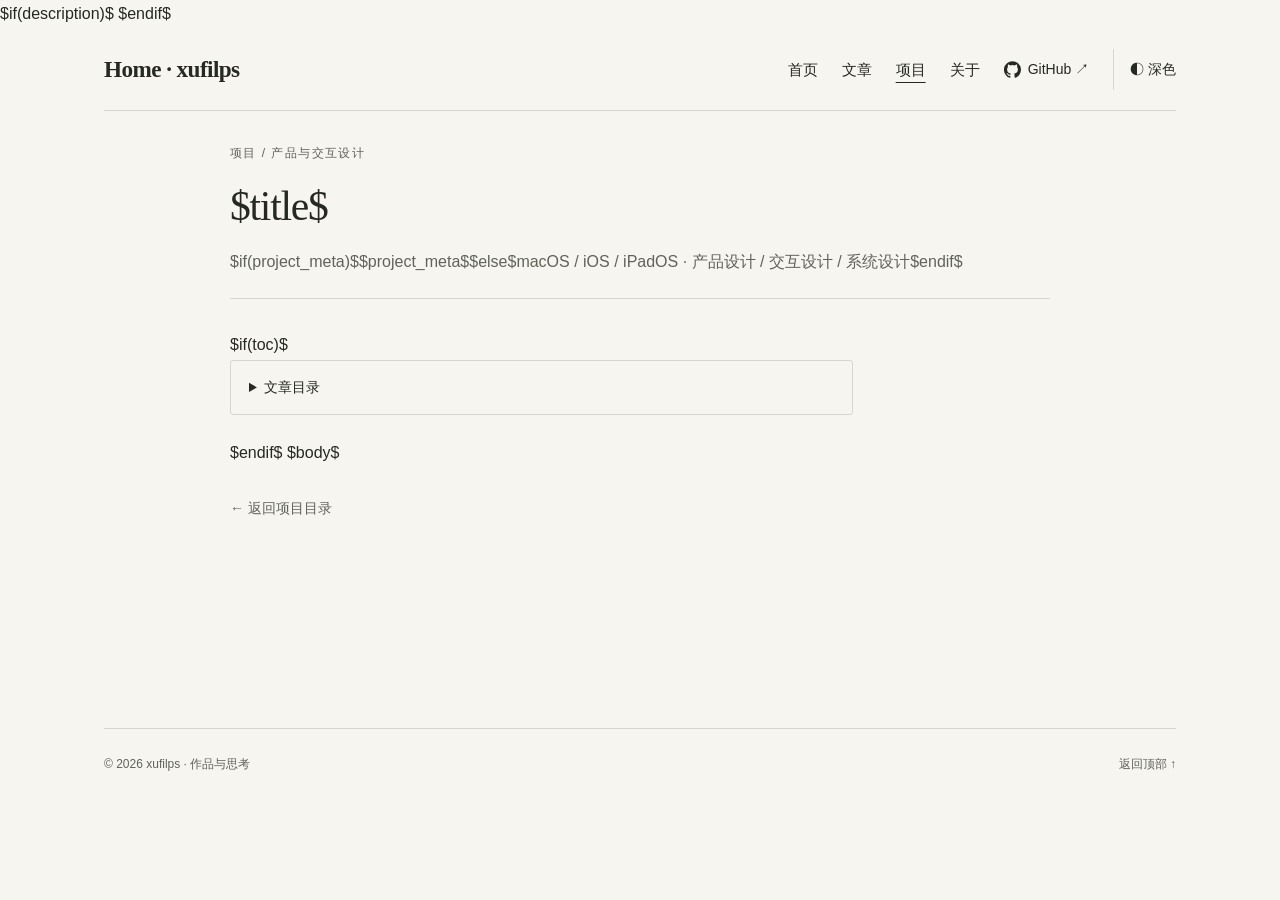
<file: projects/_templates/project.html>
<!doctype html>
<html lang="zh-CN">
<head>
  <meta charset="utf-8">
  <meta name="viewport" content="width=device-width, initial-scale=1">
$if(description)$  <meta name="description" content="$description$">
$endif$  <meta name="color-scheme" content="light dark">
  <meta name="apple-mobile-web-app-title" content="xufilps">
  <link rel="icon" href="../../assets/site-icon.svg" type="image/svg+xml">
  <link rel="apple-touch-icon" href="../../apple-touch-icon.png" sizes="180x180">
  <title>$title$ · xufilps</title>
  <link rel="stylesheet" href="../../styles.css">
  <script src="../../theme.js" defer></script>
</head>
<body>
  <a class="skip-link" href="#main">跳至正文</a>
  <div class="site-shell" id="top">
    <header class="site-header">
      <a class="brand" href="../../">Home · xufilps</a>
      <nav class="site-nav" aria-label="主导航">
        <a href="../../">首页</a>
        <a href="../../writing/">文章</a>
        <a href="../" aria-current="page">项目</a>
        <a href="../../about/">关于</a>
      </nav>
      <a class="github-nav" href="https://github.com/xufilps" target="_blank" rel="noopener noreferrer" aria-label="xufilps 的 GitHub 主页">GitHub ↗</a>
      <button class="theme-toggle" type="button" data-theme-toggle aria-label="切换至深色模式" aria-pressed="false" hidden>◐ 深色</button>
    </header>
    <main id="main" class="article-page">
      <header class="page-intro article-intro">
        <p class="eyebrow">项目 / 产品与交互设计</p>
        <h1>$title$</h1>
        <p class="article-meta">$if(project_meta)$$project_meta$$else$macOS / iOS / iPadOS · 产品设计 / 交互设计 / 系统设计$endif$</p>
      </header>
      <article class="article-body">
$if(toc)$
        <details class="project-toc">
          <summary>文章目录</summary>
          <nav aria-label="文章目录">
$toc$
          </nav>
        </details>
$endif$
$body$
      </article>
      <a class="article-back" href="../">← 返回项目目录</a>
    </main>
    <footer class="site-footer"><span>© 2026 xufilps · 作品与思考</span><a href="#top">返回顶部 ↑</a></footer>
  </div>
</body>
</html>
</file>
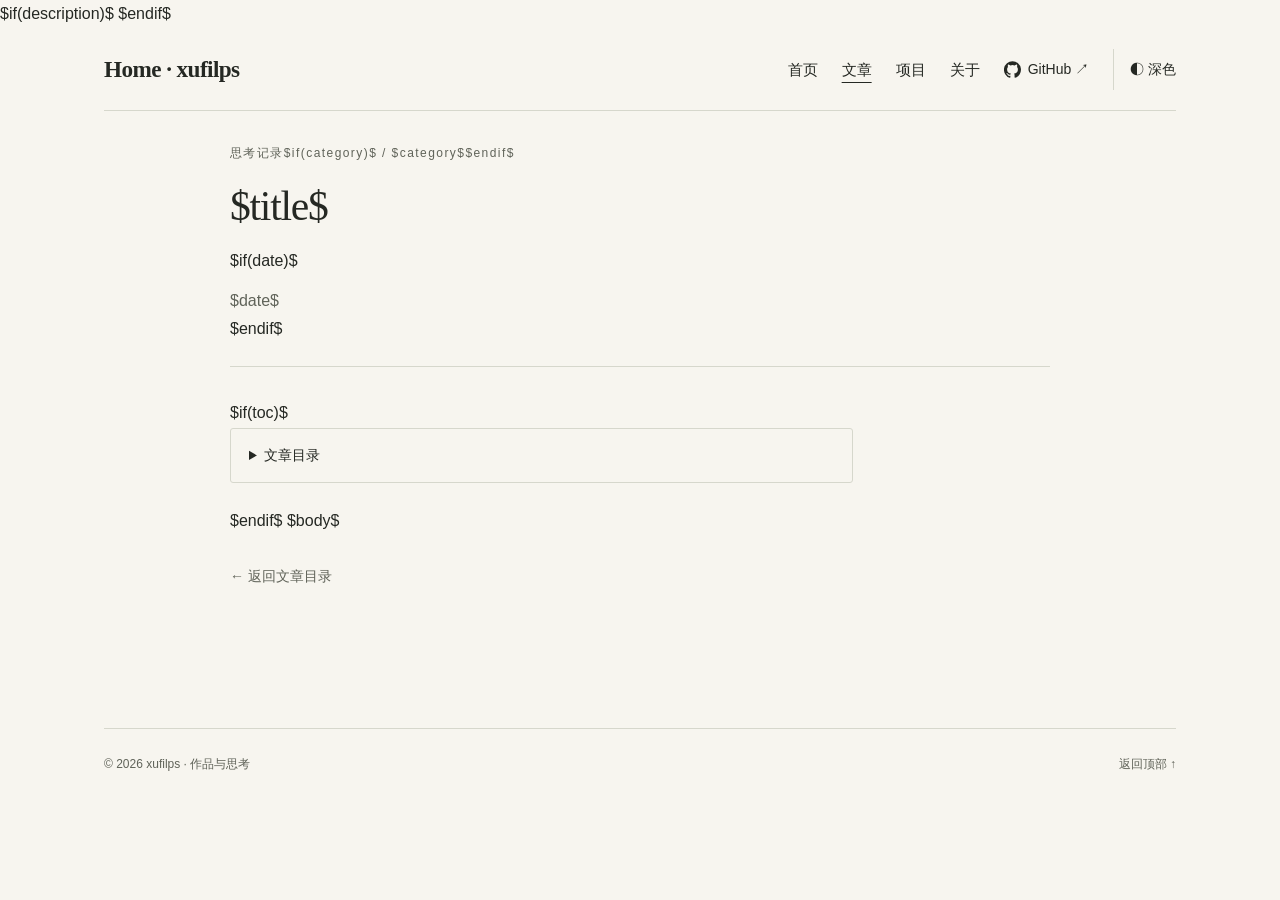
<file: writing/_templates/post.html>
<!doctype html>
<html lang="zh-CN">
<head>
  <meta charset="utf-8">
  <meta name="viewport" content="width=device-width, initial-scale=1">
$if(description)$  <meta name="description" content="$description$">
$endif$  <meta name="color-scheme" content="light dark">
  <meta name="apple-mobile-web-app-title" content="xufilps">
  <link rel="icon" href="../../assets/site-icon.svg" type="image/svg+xml">
  <link rel="apple-touch-icon" href="../../apple-touch-icon.png" sizes="180x180">
  <title>$title$ · xufilps</title>
  <link rel="stylesheet" href="../../styles.css">
  <script src="../../theme.js" defer></script>
</head>
<body>
  <a class="skip-link" href="#main">跳至正文</a>
  <div class="site-shell" id="top">
    <header class="site-header">
      <a class="brand" href="../../">Home · xufilps</a>
      <nav class="site-nav" aria-label="主导航">
        <a href="../../">首页</a>
        <a href="../" aria-current="page">文章</a>
        <a href="../../projects/">项目</a>
        <a href="../../about/">关于</a>
      </nav>
      <a class="github-nav" href="https://github.com/xufilps" target="_blank" rel="noopener noreferrer" aria-label="xufilps 的 GitHub 主页">GitHub ↗</a>
      <button class="theme-toggle" type="button" data-theme-toggle aria-label="切换至深色模式" aria-pressed="false" hidden>◐ 深色</button>
    </header>
    <main id="main" class="article-page">
      <header class="page-intro article-intro">
        <p class="eyebrow">思考记录$if(category)$ / $category$$endif$</p>
        <h1>$title$</h1>
$if(date)$        <p class="article-meta"><time datetime="$date$">$date$</time></p>
$endif$      </header>
      <article class="article-body">
$if(toc)$
        <details class="project-toc">
          <summary>文章目录</summary>
          <nav aria-label="文章目录">
$toc$
          </nav>
        </details>
$endif$
$body$
      </article>
      <a class="article-back" href="../">← 返回文章目录</a>
    </main>
    <footer class="site-footer"><span>© 2026 xufilps · 作品与思考</span><a href="#top">返回顶部 ↑</a></footer>
  </div>
</body>
</html>
</file>
<file: styles.css>
@charset "UTF-8";

:root {
  color-scheme: light;
  --paper: #f7f5ef;
  --soft: #ebe8df;
  --ink: #252823;
  --muted: #606359;
  --line: #d6d7cc;
  --accent: #805137;
  --serif: Georgia, "Songti SC", "Noto Serif CJK SC", SimSun, serif;
  font-family: -apple-system, BlinkMacSystemFont, "Segoe UI", "PingFang SC", sans-serif;
  font-synthesis: none;
  text-rendering: optimizeLegibility;
}

:root[data-theme="dark"] {
  color-scheme: dark;
  --paper: #20231f;
  --soft: #2d332a;
  --ink: #eae9df;
  --muted: #b4b7aa;
  --line: #41463d;
  --accent: #e4b292;
}

@media (prefers-color-scheme: dark) {
  :root:not([data-theme]) {
    color-scheme: dark;
    --paper: #20231f;
    --soft: #2d332a;
    --ink: #eae9df;
    --muted: #b4b7aa;
    --line: #41463d;
    --accent: #e4b292;
  }
}

* { box-sizing: border-box; }
html { scroll-behavior: smooth; }
body { margin: 0; background: var(--paper); color: var(--ink); font-size: 16px; line-height: 1.8; }
a { color: inherit; text-decoration: none; }
a:hover { color: var(--accent); }
button { color: inherit; font: inherit; cursor: pointer; }
a:focus-visible, button:focus-visible { outline: 2px solid var(--accent); outline-offset: 5px; }
h1, h2, h3, p { margin-top: 0; }
h1, h2, h3 { text-wrap: balance; }
p { line-height: 1.85; }
img { display: block; max-width: 100%; height: auto; }
.skip-link { position: fixed; top: -5rem; left: 1rem; z-index: 10; padding: .6rem .9rem; background: var(--ink); color: var(--paper); }
.skip-link:focus { top: 1rem; }
.site-shell { max-width: 1168px; margin-inline: auto; padding: 0 48px; }

.site-header { display: flex; align-items: center; gap: 24px; padding: 20px 0; border-bottom: 1px solid var(--line); }
.brand { margin-right: auto; font: 600 1.45rem/1.4 var(--serif); letter-spacing: -.025em; white-space: nowrap; }
.site-nav { display: flex; align-items: center; gap: 24px; }
.site-nav a { font-size: .9375rem; white-space: nowrap; }
.site-nav a[aria-current="page"] { text-decoration: underline; text-underline-offset: 7px; }
.github-nav { white-space: nowrap; font-size: .875rem; }
.github-nav, .github-link { display: inline-flex; align-items: center; gap: 7px; }
.github-nav::before, .github-link::before { content: ""; flex: none; width: 17px; height: 17px; background: currentColor; -webkit-mask: url("assets/github-mark.svg") center / contain no-repeat; mask: url("assets/github-mark.svg") center / contain no-repeat; }
.theme-toggle { padding: 8px 0 8px 16px; border: 0; border-left: 1px solid var(--line); background: transparent; font-size: .875rem; white-space: nowrap; }
.theme-toggle[hidden] { display: none; }
main { min-height: 65vh; padding-top: 32px; }
.eyebrow { margin-bottom: .5rem; color: var(--muted); font-size: .75rem; line-height: 1.8; letter-spacing: .12em; }

.compact-intro { display: flex; align-items: center; gap: 20px; padding: 0 0 22px; margin-bottom: 24px; border-bottom: 1px solid var(--line); }
.small-portrait, .about-avatar { flex: none; width: 88px; height: 88px; border-radius: 12px; background: #fff; object-fit: cover; }
.identity { flex: 1; min-width: 0; }
.identity h1 { margin: 4px 0 8px; font: 500 2.25rem/1.2 var(--serif); letter-spacing: -.035em; }
.identity-meta { margin: 0; color: var(--muted); font-size: .8125rem; line-height: 1.7; }
.intro-role { margin: 5px 0 0; font-size: .875rem; }
.contact-pill { display: inline-flex; align-items: center; gap: 9px; margin-left: 16px; padding: 10px 17px; border: 1px solid var(--line); border-radius: 24px; font-size: .875rem; white-space: nowrap; }
.contact-pill:hover { color: var(--ink); box-shadow: 0 3px 12px #0000000d; transform: translateY(-1px); }
.status-dot { width: 7px; height: 7px; border-radius: 50%; background: var(--accent); }

.home-layout { display: grid; grid-template-columns: minmax(0, 1.618fr) minmax(0, 1fr); gap: 40px; }
.home-primary, .section-content, .home-rail { min-width: 0; }
.home-section { margin-bottom: 32px; }
.section-label { display: flex; align-items: baseline; gap: 12px; margin-bottom: 15px; }
.section-label h2 { margin: 0; font: 500 1.4rem/1.4 var(--serif); }
.intro-text { margin: 0 0 12px; font-size: 1rem; }
.inline-links { display: flex; gap: 24px; color: var(--muted); font-size: .8125rem; }
.inline-links a { padding: 4px 0; }
.home-rail { padding-left: 28px; border-left: 1px solid var(--line); }
.rail-block { padding-bottom: 24px; border-bottom: 1px solid var(--line); }
.rail-block h2 { margin: 9px 0 13px; font: 500 1.25rem/1.65 var(--serif); }
.rail-block p { margin: 12px 0; color: var(--muted); font-size: .875rem; }
.rail-block .rail-detail { margin-top: 26px; }
.rail-block a { display: inline-block; margin-top: 12px; color: var(--muted); font-size: .8125rem; }

.repo-row { display: grid; grid-template-columns: 22px minmax(0, 1fr) 16px; gap: 10px; padding: 17px 8px 17px 0; border-top: 1px solid var(--line); border-radius: 3px; }
.row-number { color: var(--muted); font-size: .75rem; font-variant-numeric: tabular-nums; line-height: 1.9; }
.repo-content, .repo-title, .repo-description, .repo-tech { display: block; }
.repo-title { display: flex; flex-wrap: wrap; align-items: baseline; gap: 5px 10px; }
.repo-title strong { font: 500 1.06rem/1.5 var(--serif); }
.repo-title small, .repo-tech { color: var(--muted); font-size: .75rem; }
.repo-description { margin: 7px 0; color: var(--muted); font-size: .875rem; line-height: 1.8; }
.row-arrow { color: var(--muted); font-size: .875rem; }
.repo-row:hover, .essay-row:hover { background: var(--soft); color: var(--ink); }
.more-link { display: flex; justify-content: space-between; padding: 13px 0; border-top: 1px solid var(--line); color: var(--muted); font-size: .8125rem; }
.essay-row { display: grid; grid-template-columns: minmax(0, 1fr) auto 16px; gap: 5px 12px; padding: 15px 8px 15px 0; border-top: 1px solid var(--line); border-radius: 3px; }
.essay-category { grid-column: 1 / -1; color: var(--muted); font-size: .6875rem; }
.essay-row strong { font: 500 1rem/1.65 var(--serif); }
.essay-time { color: var(--muted); font-size: .75rem; white-space: nowrap; line-height: 2; }

.page-intro { max-width: 850px; margin-bottom: 30px; }
.page-intro h1 { margin: 12px 0; font: 500 2.6rem/1.4 var(--serif); letter-spacing: -.03em; }
.page-intro > p:last-child { color: var(--muted); font-size: 1rem; }
.project-index { display: grid; grid-template-columns: repeat(2, minmax(0, 1fr)); gap: 0 40px; }
.project-entry { min-width: 0; padding: 25px 0; border-top: 1px solid var(--line); }
.project-entry-head { display: flex; gap: 16px; }
.project-entry h2 { margin: 5px 0 14px; font: 500 1.45rem/1.5 var(--serif); }
.project-entry p { margin: 0 0 12px; color: var(--muted); font-size: .9375rem; }
.project-entry .project-boundary, .repo-status, .source-note { color: var(--muted); font-size: .8125rem; }
.source-note { margin-top: 24px; }
.filters { display: flex; gap: 8px; margin-bottom: 20px; }
.filters button { padding: 9px 14px; border: 1px solid var(--line); border-radius: 2px; background: transparent; font-size: .875rem; }
.filters button[aria-pressed="true"] { border-color: var(--ink); background: var(--ink); color: var(--paper); }
.result-count { color: var(--muted); font-size: .875rem; }
.post-grid { display: grid; grid-template-columns: repeat(3, minmax(0, 1fr)); gap: 0 35px; }
.post-card { display: flex; flex-direction: column; padding: 26px 0 35px; border-top: 1px solid var(--line); }
.card-meta { display: flex; flex-direction: column; gap: 6px; margin-bottom: 20px; color: var(--muted); font-size: .875rem; }
.post-card h2 { margin-bottom: 14px; font: 500 1.4rem/1.6 var(--serif); }
.post-card p { color: var(--muted); font-size: .9375rem; }
.card-bottom { display: flex; justify-content: space-between; margin-top: auto; padding-top: 12px; color: var(--muted); font-size: .75rem; }
.article-page { max-width: 820px; margin-inline: auto; }
.article-intro { margin-bottom: 32px; padding-bottom: 22px; border-bottom: 1px solid var(--line); }
.article-intro .article-meta { margin: 10px 0 0; color: var(--muted); font-size: .875rem; }
.article-body { max-width: 70ch; overflow-wrap: break-word; }
.article-body h2 { margin: 2.25em 0 .7em; font: 500 1.65rem/1.45 var(--serif); }
.article-body h3 { margin: 1.8em 0 .6em; font: 500 1.3rem/1.5 var(--serif); }
.article-body p, .article-body ul, .article-body ol, .article-body blockquote { margin: 0 0 1.4em; }
.article-body li + li { margin-top: .4em; }
.article-body a { color: var(--accent); text-decoration: underline; text-underline-offset: 3px; }
.article-body blockquote { padding-left: 1.2em; border-left: 3px solid var(--line); color: var(--muted); }
.article-body pre { overflow-x: auto; padding: 16px; background: var(--soft); font-size: .875rem; line-height: 1.6; }
.article-body :not(pre) > code { padding: .1em .25em; background: var(--soft); }
.article-body img { margin: 1.7em auto; }
.article-body figcaption { margin-top: -.8em; color: var(--muted); font-size: .8125rem; text-align: center; }
.article-body hr { height: 0; margin: 2em 0; border: 0; border-top: 1px solid var(--line); }
.article-back { display: inline-block; margin-top: 28px; color: var(--muted); font-size: .875rem; }
.about-layout { display: grid; grid-template-columns: minmax(0, 1.618fr) minmax(0, 1fr); gap: 40px; }
.prose h2 { margin: 30px 0 18px; font: 500 1.6rem/1.6 var(--serif); }
.prose h2:first-child { margin-top: 0; }
.prose p { margin: 0 0 22px; font-size: 1.0625rem; line-height: 2.1; }
#contact { scroll-margin-top: 2rem; }
.profile-note { align-self: start; padding: 24px; background: var(--soft); }
.about-avatar { width: 112px; height: 112px; margin-bottom: 24px; }
.profile-note h2 { margin-bottom: 18px; font: 500 2rem/1.3 var(--serif); }
.profile-note dl { margin: 0; font-size: .875rem; }
.profile-note dt { margin-top: 18px; color: var(--muted); }
.profile-note dd { margin: 3px 0 0; }
.site-footer { display: flex; justify-content: space-between; gap: 20px; margin-top: 32px; padding: 25px 0 32px; border-top: 1px solid var(--line); color: var(--muted); font-size: .75rem; }

@media (max-width: 1050px) {
  .site-shell { padding: 0 28px; }
  .site-header { gap: 18px; }
  .home-layout { gap: 28px; }
  .home-rail { padding-left: 22px; }
}

@media (max-width: 850px) {
  .project-index { gap: 0 24px; }
  .post-grid { grid-template-columns: repeat(2, minmax(0, 1fr)); }
}

@media (max-width: 700px) {
  .site-shell { padding: 0 20px; }
  .site-header { flex-wrap: wrap; gap: 10px 14px; padding: 14px 0; }
  .brand { font-size: 1.25rem; }
  .site-nav { order: 3; width: 100%; justify-content: space-between; gap: 12px; }
  .site-nav a, .github-nav, .theme-toggle { font-size: .8125rem; }
  .theme-toggle { padding-left: 12px; }
  main { padding-top: 24px; }
  .compact-intro { display: grid; grid-template-columns: 64px minmax(0, 1fr); gap: 12px 16px; margin-bottom: 24px; }
  .small-portrait { width: 64px; height: 64px; }
  .identity h1 { margin: 4px 0; font-size: 1.8rem; }
  .identity .eyebrow { font-size: .625rem; }
  .identity-meta { font-size: .75rem; }
  .intro-role { font-size: .8125rem; }
  .contact-pill { grid-column: 2; justify-self: start; margin: 0; padding: 9px 12px; }
  .home-layout { display: block; }
  .home-rail { padding: 24px 0 0; border-left: 0; border-top: 1px solid var(--line); }
  .home-section { margin-bottom: 28px; }
  .section-label h2 { font-size: 1.25rem; }
  .essay-row { grid-template-columns: minmax(0, 1fr) 16px; }
  .essay-time { display: none; }
  .page-intro h1 { font-size: 2rem; }
  .page-intro .project-title { font-size: clamp(1.625rem, 8.5vw, 2rem); text-wrap: wrap; }
  .project-title span { display: block; }
  .project-index, .post-grid { grid-template-columns: 1fr; }
  .card-meta { flex-direction: row; justify-content: space-between; }
  .about-layout { display: block; }
  .about-layout .profile-note { margin-top: 30px; }
  .prose p { font-size: 1rem; }
  .site-footer { flex-direction: column; gap: 6px; margin-top: 50px; }
}

@media (prefers-reduced-motion: reduce) { html { scroll-behavior: auto; } }

/* Long project articles share the existing reading layout. */
.project-toc { margin: 0 0 1.7em; padding: 14px 18px; border: 1px solid var(--line); border-radius: 3px; font-size: .875rem; }
.project-toc summary { cursor: pointer; }
.project-toc nav { margin-top: 14px; }
.project-toc ul { padding-left: 1.4em; }
.project-toc nav > ul { margin-bottom: 0; }

.software-list { display: flex; flex-wrap: wrap; gap: 8px; margin: 0; padding: 0; list-style: none; }
.software-list li { padding: 5px 12px; border: 1px solid var(--line); border-radius: 3px; font-size: .875rem; line-height: 1.8; }

.article-body img { max-height: 780px; width: auto; }
.article-body table { display: block; max-width: 100%; overflow-x: auto; margin: 0 0 1.4em; border-collapse: collapse; font-size: .9375rem; }
.article-body th, .article-body td { padding: 10px 14px; border: 1px solid var(--line); text-align: left; vertical-align: top; }
.article-body th { background: var(--soft); }
</file>
